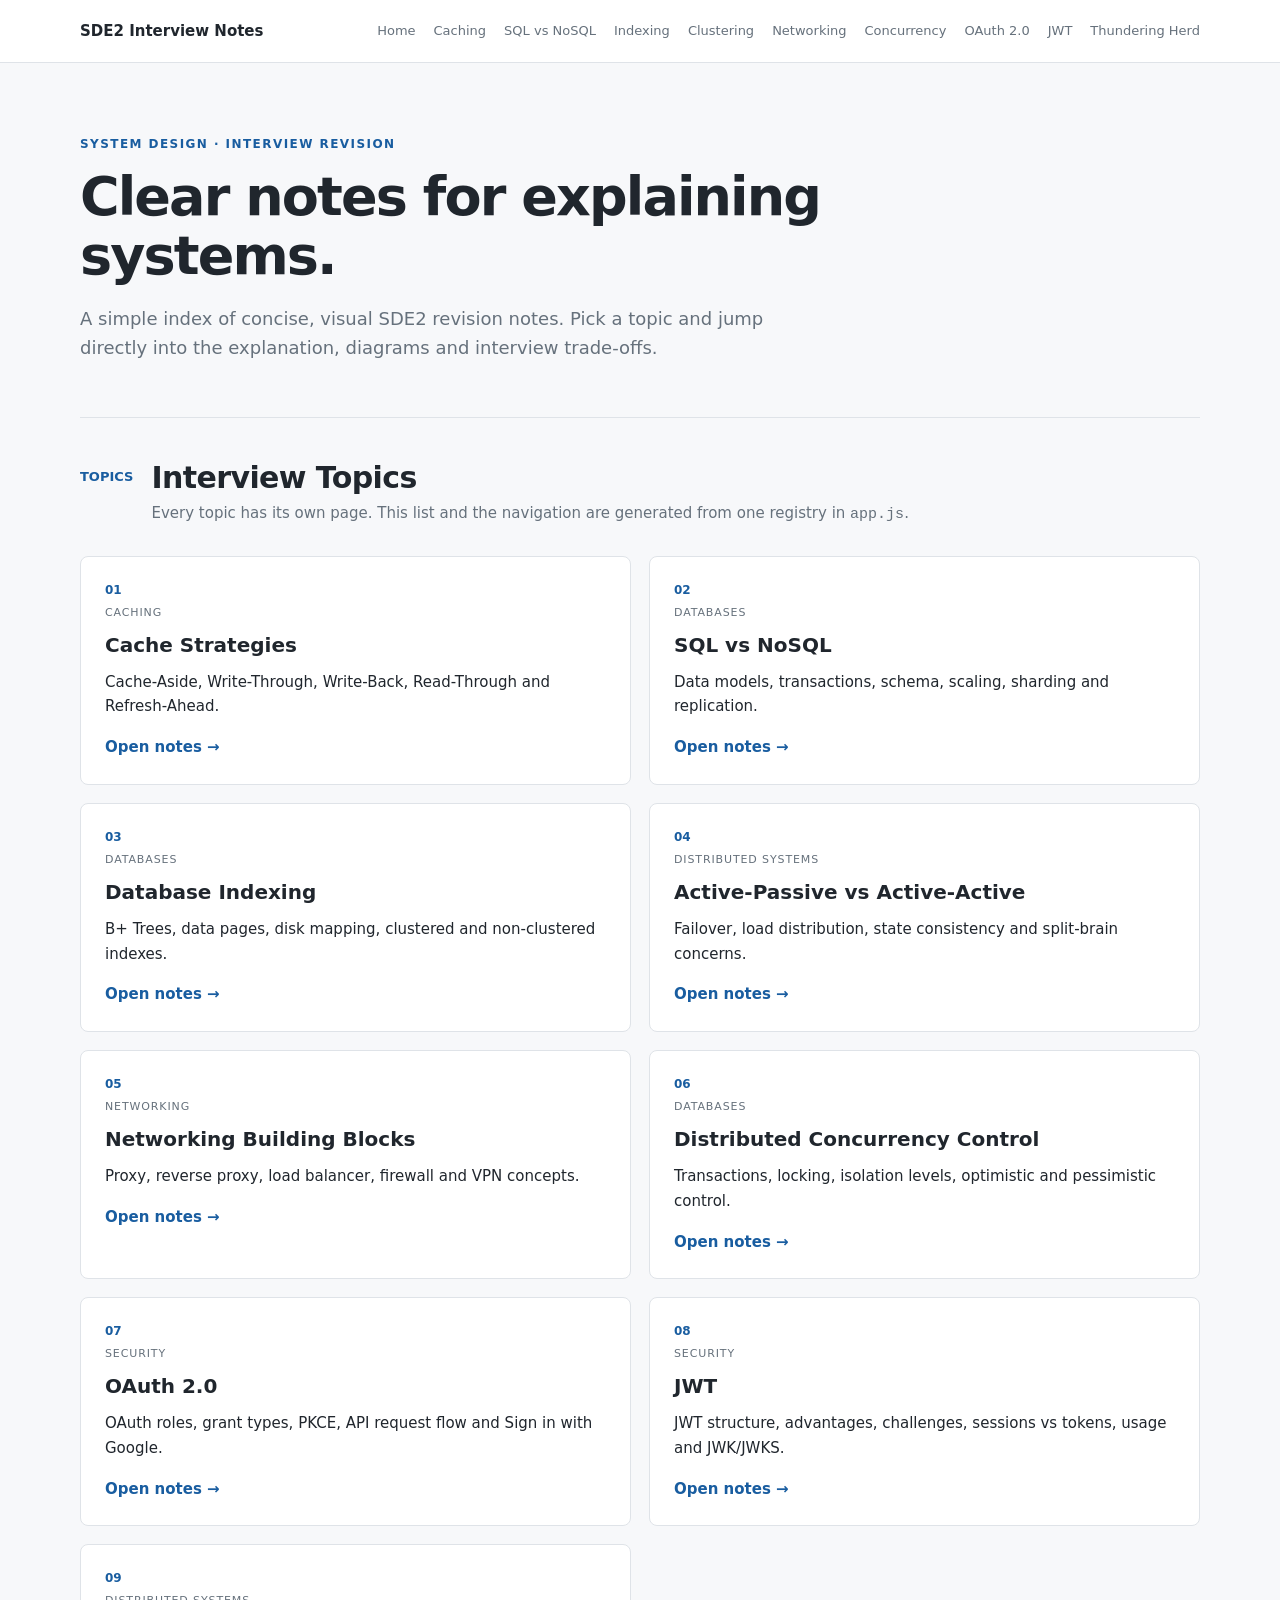
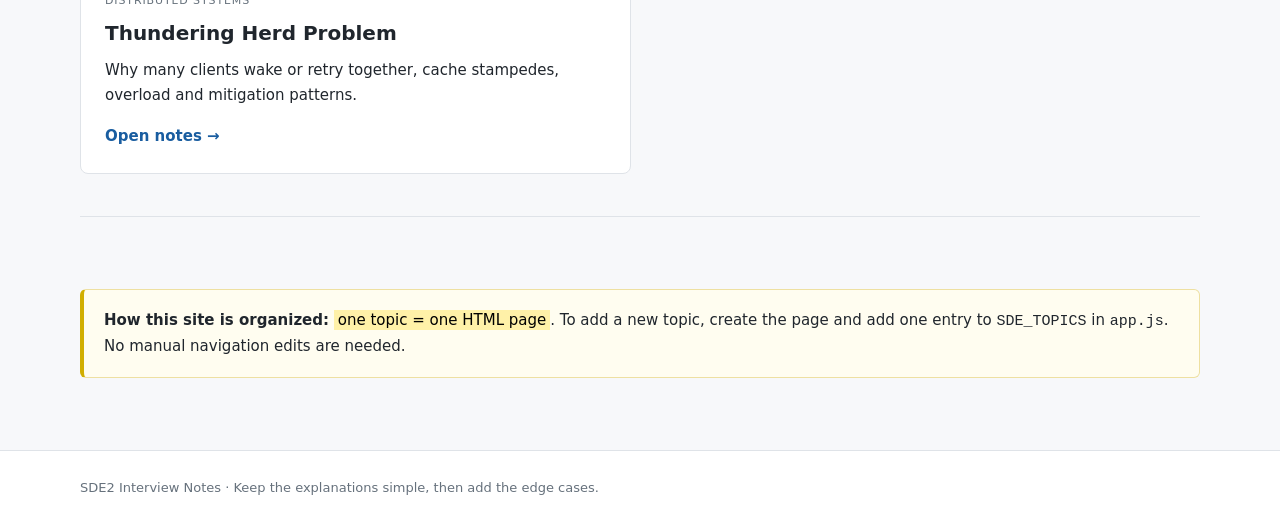
<file: index.html>
<!doctype html>
<html lang="en">
<head>
<meta charset="utf-8"><meta name="viewport" content="width=device-width,initial-scale=1">
<meta name="description" content="SDE2 interview notes for system design, databases, caching, distributed systems and networking.">
<title>SDE2 Interview Notes</title>
<link rel="stylesheet" href="styles.css">
</head>
<body>
<header class="topbar"><div class="container nav"><a class="brand" href="index.html">SDE2 Interview Notes</a><nav></nav></div></header>
<main class="container">
<section class="intro">
<p class="kicker">SYSTEM DESIGN · INTERVIEW REVISION</p>
<h1>Clear notes for explaining systems.</h1>
<p>A simple index of concise, visual SDE2 revision notes. Pick a topic and jump directly into the explanation, diagrams and interview trade-offs.</p>
</section>
<section class="topic-index section">
<div class="section-head"><span class="num">TOPICS</span><div><h2>Interview Topics</h2><p>Every topic has its own page. This list and the navigation are generated from one registry in <code>app.js</code>.</p></div></div>
<div id="topic-list" class="topic-cards grid two"></div>
</section>
<section class="section">
<div class="callout interview"><strong>How this site is organized:</strong> <mark>one topic = one HTML page</mark>. To add a new topic, create the page and add one entry to <code>SDE_TOPICS</code> in <code>app.js</code>. No manual navigation edits are needed.</div>
</section>
</main>
<footer><div class="container">SDE2 Interview Notes · Keep the explanations simple, then add the edge cases.</div></footer>
<script src="app.js"></script>
</body>
</html>
</file>
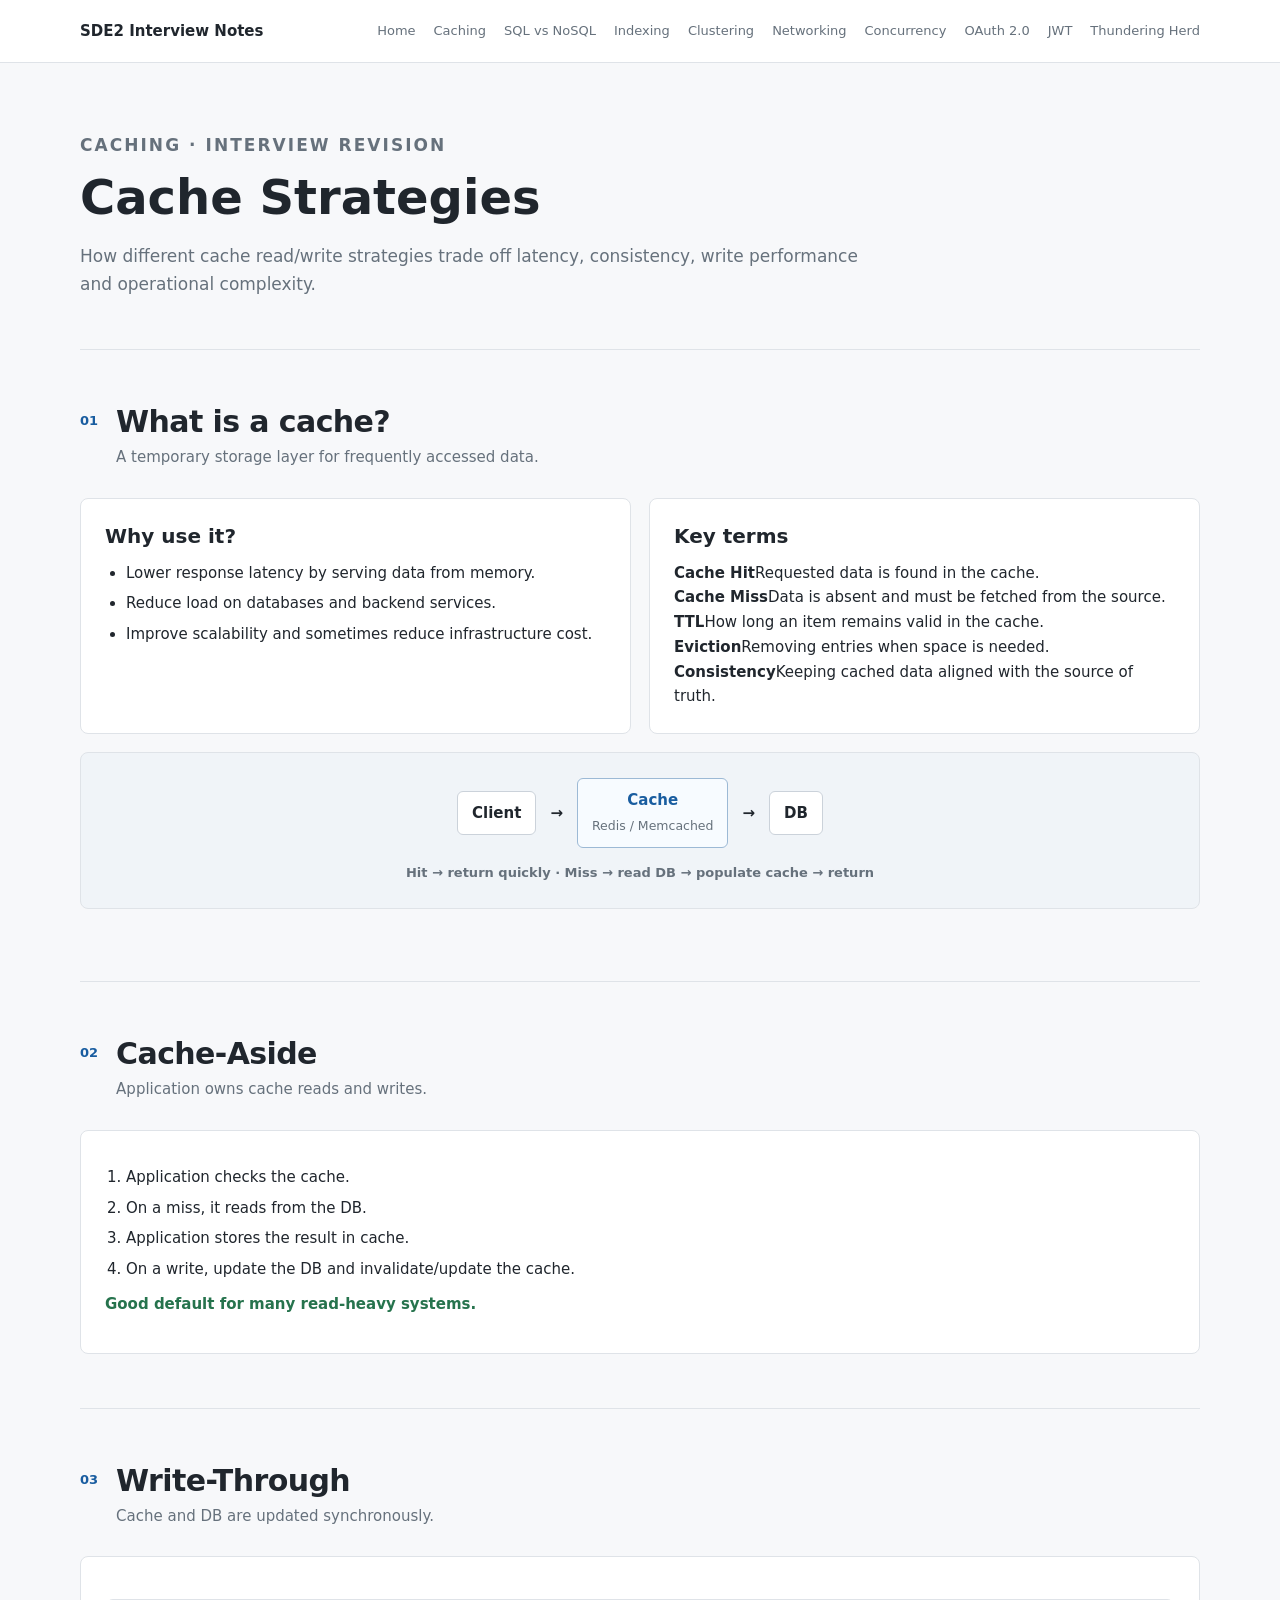
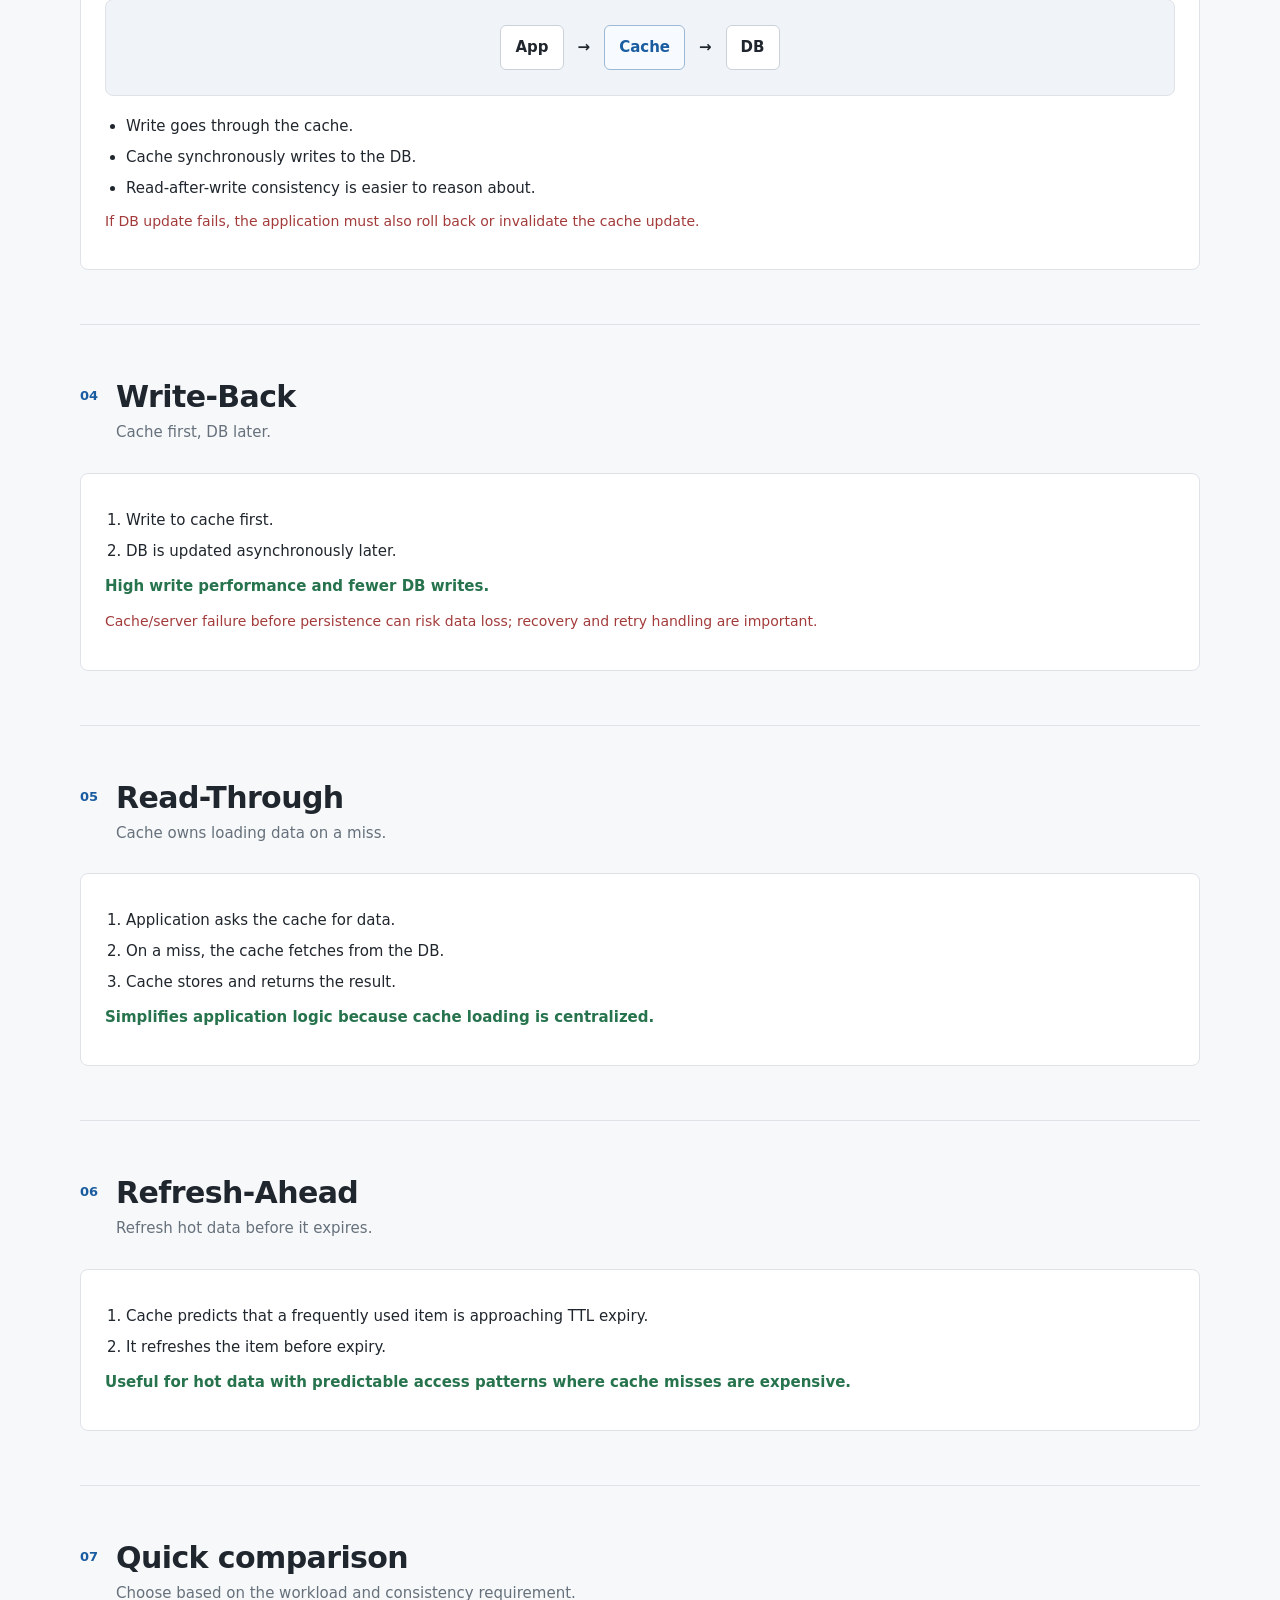
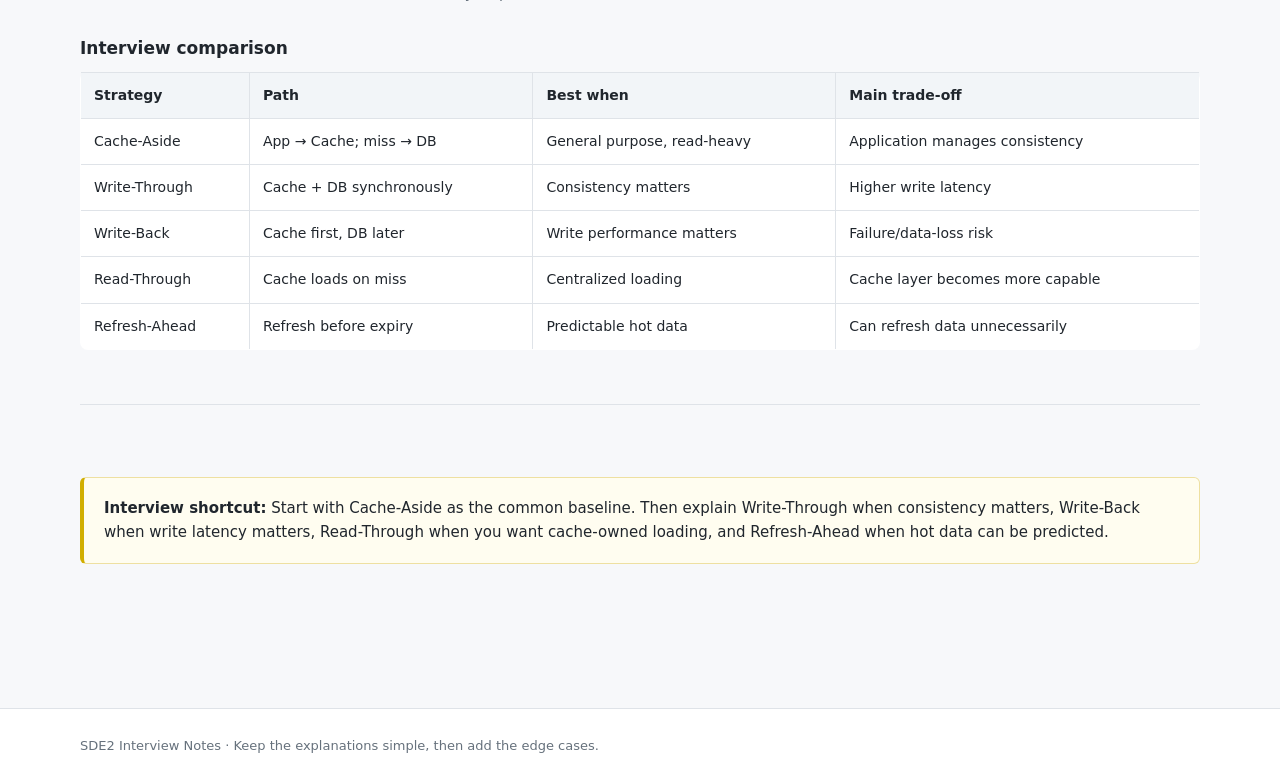
<file: cache-strategies.html>
<!doctype html>
<html lang="en">
<head>
<meta charset="utf-8"><meta name="viewport" content="width=device-width,initial-scale=1">
<meta name="description" content="SDE2 interview notes on cache strategies including Cache-Aside, Write-Through, Write-Back, Read-Through and Refresh-Ahead.">
<title>Cache Strategies · SDE2 Interview Notes</title>
<link rel="stylesheet" href="styles.css">
</head>
<body>
<header class="topbar"><div class="container nav"><a class="brand" href="index.html">SDE2 Interview Notes</a><nav></nav></div></header>
<main class="container topic-page">
<section class="topic-head"><p class="kicker">CACHING · INTERVIEW REVISION</p><h1>Cache Strategies</h1><p>How different cache read/write strategies trade off latency, consistency, write performance and operational complexity.</p></section>
<section class="section"><div class="section-head"><span class="num">01</span><div><h2>What is a cache?</h2><p>A temporary storage layer for frequently accessed data.</p></div></div><div class="grid two"><article class="card"><h3>Why use it?</h3><ul><li>Lower response latency by serving data from memory.</li><li>Reduce load on databases and backend services.</li><li>Improve scalability and sometimes reduce infrastructure cost.</li></ul></article><article class="card"><h3>Key terms</h3><dl class="terms"><dt>Cache Hit</dt><dd>Requested data is found in the cache.</dd><dt>Cache Miss</dt><dd>Data is absent and must be fetched from the source.</dd><dt>TTL</dt><dd>How long an item remains valid in the cache.</dd><dt>Eviction</dt><dd>Removing entries when space is needed.</dd><dt>Consistency</dt><dd>Keeping cached data aligned with the source of truth.</dd></dl></article></div><div class="flow"><div>Client</div><span>→</span><div class="accent">Cache<br><small>Redis / Memcached</small></div><span>→</span><div>DB</div><p class="flow-note">Hit → return quickly · Miss → read DB → populate cache → return</p></div></section>
<section class="section"><div class="section-head"><span class="num">02</span><div><h2>Cache-Aside</h2><p>Application owns cache reads and writes.</p></div></div><div class="card"><ol><li>Application checks the cache.</li><li>On a miss, it reads from the DB.</li><li>Application stores the result in cache.</li><li>On a write, update the DB and invalidate/update the cache.</li></ol><p class="good">Good default for many read-heavy systems.</p></div></section>
<section class="section"><div class="section-head"><span class="num">03</span><div><h2>Write-Through</h2><p>Cache and DB are updated synchronously.</p></div></div><div class="card"><div class="flow"><div>App</div><span>→</span><div class="accent">Cache</div><span>→</span><div>DB</div></div><ul><li>Write goes through the cache.</li><li>Cache synchronously writes to the DB.</li><li>Read-after-write consistency is easier to reason about.</li></ul><p class="warning">If DB update fails, the application must also roll back or invalidate the cache update.</p></div></section>
<section class="section"><div class="section-head"><span class="num">04</span><div><h2>Write-Back</h2><p>Cache first, DB later.</p></div></div><div class="card"><ol><li>Write to cache first.</li><li>DB is updated asynchronously later.</li></ol><p class="good">High write performance and fewer DB writes.</p><p class="warning">Cache/server failure before persistence can risk data loss; recovery and retry handling are important.</p></div></section>
<section class="section"><div class="section-head"><span class="num">05</span><div><h2>Read-Through</h2><p>Cache owns loading data on a miss.</p></div></div><div class="card"><ol><li>Application asks the cache for data.</li><li>On a miss, the cache fetches from the DB.</li><li>Cache stores and returns the result.</li></ol><p class="good">Simplifies application logic because cache loading is centralized.</p></div></section>
<section class="section"><div class="section-head"><span class="num">06</span><div><h2>Refresh-Ahead</h2><p>Refresh hot data before it expires.</p></div></div><div class="card"><ol><li>Cache predicts that a frequently used item is approaching TTL expiry.</li><li>It refreshes the item before expiry.</li></ol><p class="good">Useful for hot data with predictable access patterns where cache misses are expensive.</p></div></section>
<section class="section"><div class="section-head"><span class="num">07</span><div><h2>Quick comparison</h2><p>Choose based on the workload and consistency requirement.</p></div></div><table><caption>Interview comparison</caption><thead><tr><th>Strategy</th><th>Path</th><th>Best when</th><th>Main trade-off</th></tr></thead><tbody><tr><td>Cache-Aside</td><td>App → Cache; miss → DB</td><td>General purpose, read-heavy</td><td>Application manages consistency</td></tr><tr><td>Write-Through</td><td>Cache + DB synchronously</td><td>Consistency matters</td><td>Higher write latency</td></tr><tr><td>Write-Back</td><td>Cache first, DB later</td><td>Write performance matters</td><td>Failure/data-loss risk</td></tr><tr><td>Read-Through</td><td>Cache loads on miss</td><td>Centralized loading</td><td>Cache layer becomes more capable</td></tr><tr><td>Refresh-Ahead</td><td>Refresh before expiry</td><td>Predictable hot data</td><td>Can refresh data unnecessarily</td></tr></tbody></table></section>
<section class="section"><div class="callout interview"><strong>Interview shortcut:</strong> Start with Cache-Aside as the common baseline. Then explain Write-Through when consistency matters, Write-Back when write latency matters, Read-Through when you want cache-owned loading, and Refresh-Ahead when hot data can be predicted.</div></section>
</main>
<footer><div class="container">SDE2 Interview Notes · Keep the explanations simple, then add the edge cases.</div></footer>
<script src="app.js"></script>
</body>
</html>
</file>
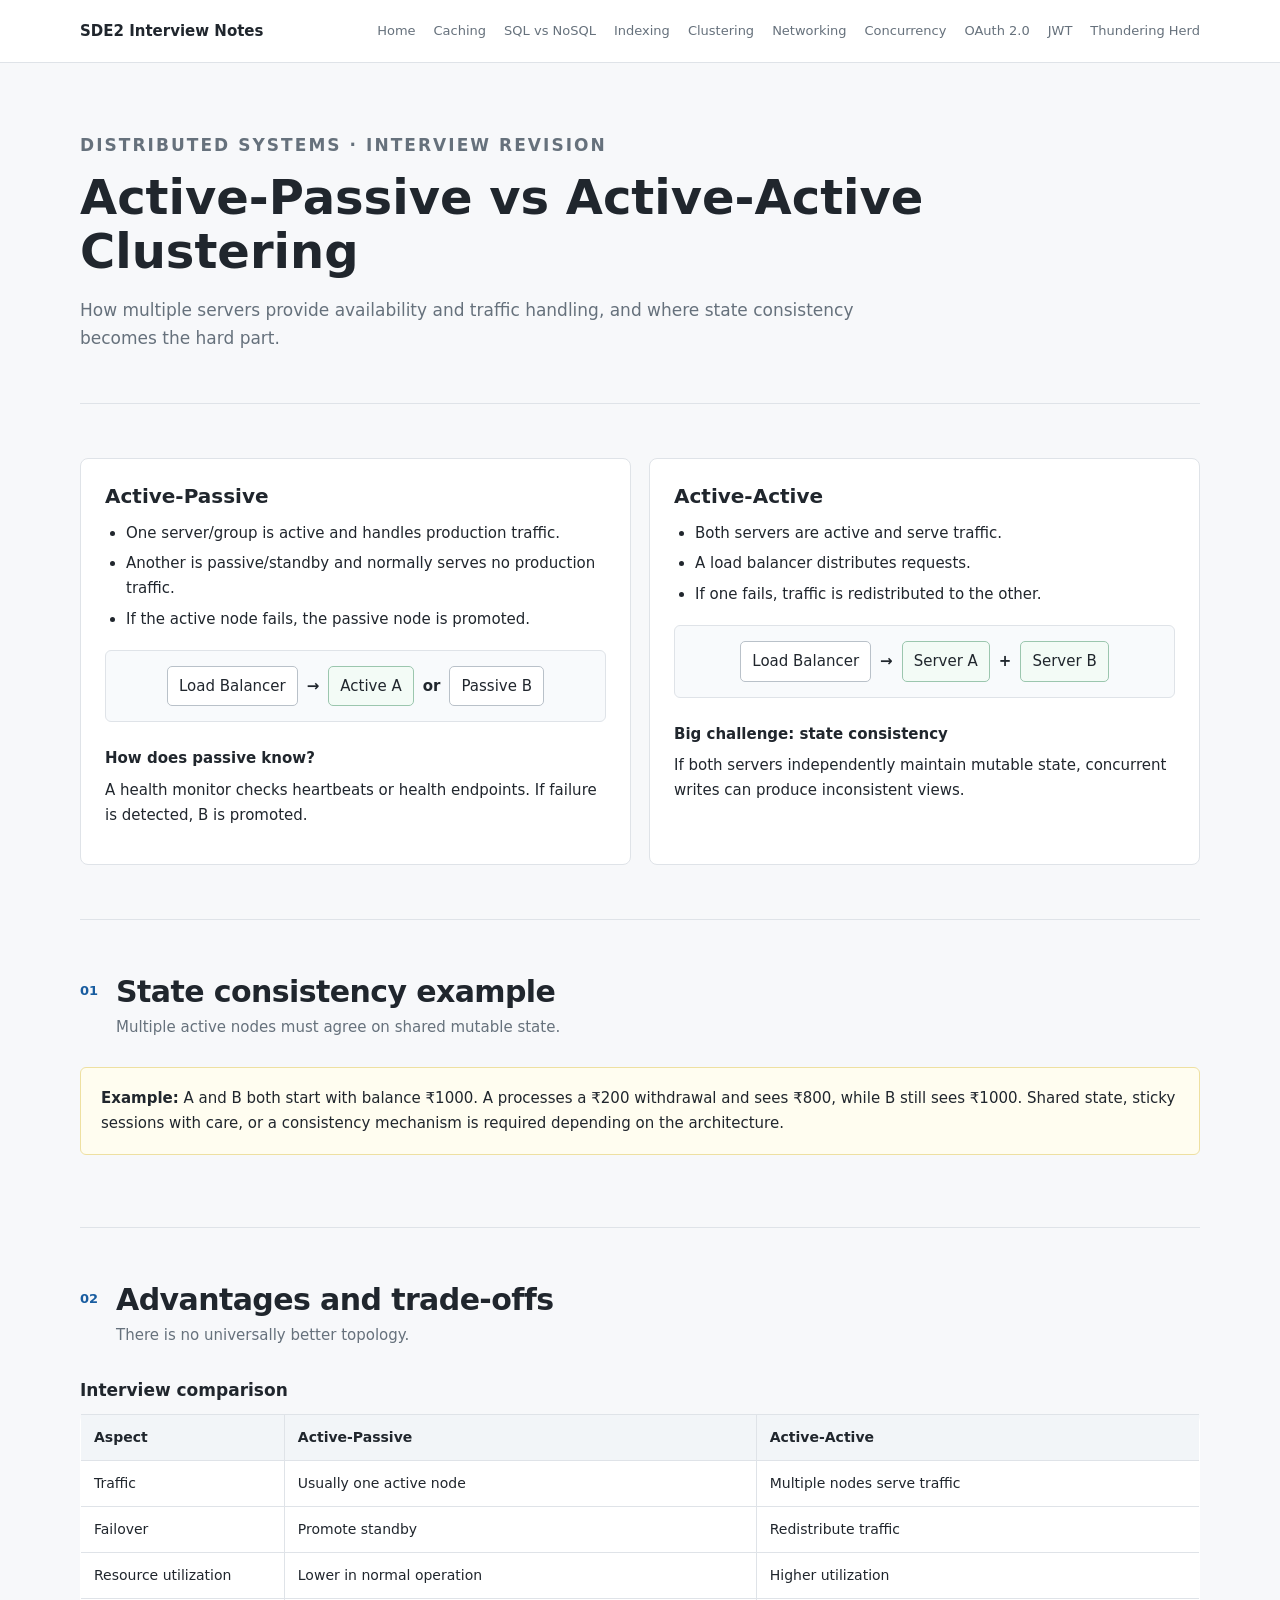
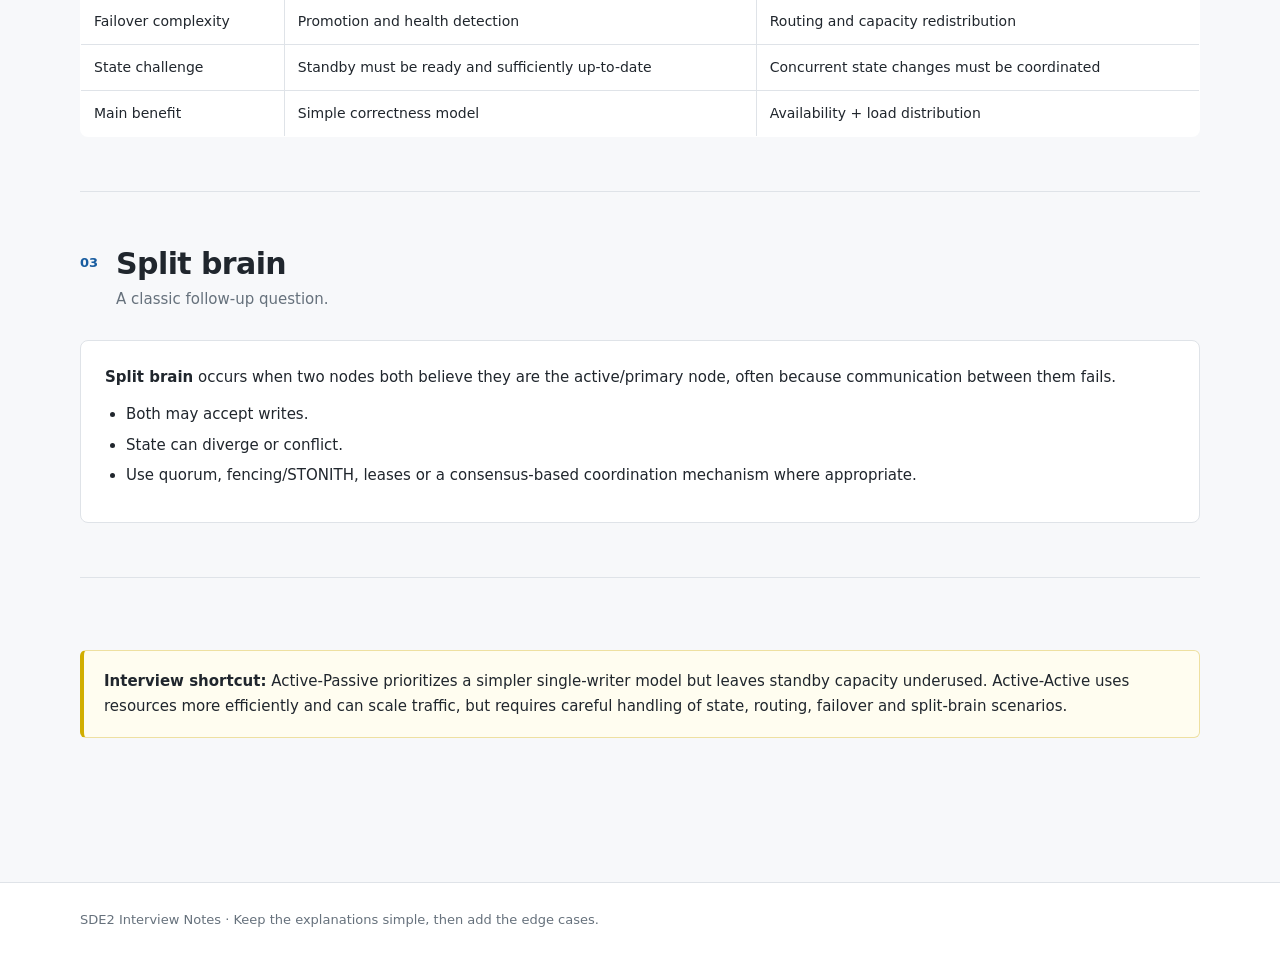
<file: clustering.html>
<!doctype html>
<html lang="en">
<head><meta charset="utf-8"><meta name="viewport" content="width=device-width,initial-scale=1"><meta name="description" content="SDE2 interview notes comparing active-passive and active-active clustering."><title>Active-Passive vs Active-Active · SDE2 Interview Notes</title><link rel="stylesheet" href="styles.css"></head>
<body>
<header class="topbar"><div class="container nav"><a class="brand" href="index.html">SDE2 Interview Notes</a><nav></nav></div></header>
<main class="container topic-page">
<section class="topic-head"><p class="kicker">DISTRIBUTED SYSTEMS · INTERVIEW REVISION</p><h1>Active-Passive vs Active-Active Clustering</h1><p>How multiple servers provide availability and traffic handling, and where state consistency becomes the hard part.</p></section>
<section class="section"><div class="grid two"><article class="card"><h3>Active-Passive</h3><ul><li>One server/group is active and handles production traffic.</li><li>Another is passive/standby and normally serves no production traffic.</li><li>If the active node fails, the passive node is promoted.</li></ul><div class="mini-flow"><span>Load Balancer</span><b>→</b><span class="active">Active A</span><b>or</b><span>Passive B</span></div><h4>How does passive know?</h4><p>A health monitor checks heartbeats or health endpoints. If failure is detected, B is promoted.</p></article><article class="card"><h3>Active-Active</h3><ul><li>Both servers are active and serve traffic.</li><li>A load balancer distributes requests.</li><li>If one fails, traffic is redistributed to the other.</li></ul><div class="mini-flow"><span>Load Balancer</span><b>→</b><span class="active">Server A</span><b>+</b><span class="active">Server B</span></div><h4>Big challenge: state consistency</h4><p>If both servers independently maintain mutable state, concurrent writes can produce inconsistent views.</p></article></div></section>
<section class="section"><div class="section-head"><span class="num">01</span><div><h2>State consistency example</h2><p>Multiple active nodes must agree on shared mutable state.</p></div></div><div class="example"><strong>Example:</strong> A and B both start with balance ₹1000. A processes a ₹200 withdrawal and sees ₹800, while B still sees ₹1000. Shared state, sticky sessions with care, or a consistency mechanism is required depending on the architecture.</div></section>
<section class="section"><div class="section-head"><span class="num">02</span><div><h2>Advantages and trade-offs</h2><p>There is no universally better topology.</p></div></div><table><caption>Interview comparison</caption><thead><tr><th>Aspect</th><th>Active-Passive</th><th>Active-Active</th></tr></thead><tbody><tr><td>Traffic</td><td>Usually one active node</td><td>Multiple nodes serve traffic</td></tr><tr><td>Failover</td><td>Promote standby</td><td>Redistribute traffic</td></tr><tr><td>Resource utilization</td><td>Lower in normal operation</td><td>Higher utilization</td></tr><tr><td>Failover complexity</td><td>Promotion and health detection</td><td>Routing and capacity redistribution</td></tr><tr><td>State challenge</td><td>Standby must be ready and sufficiently up-to-date</td><td>Concurrent state changes must be coordinated</td></tr><tr><td>Main benefit</td><td>Simple correctness model</td><td>Availability + load distribution</td></tr></tbody></table></section>
<section class="section"><div class="section-head"><span class="num">03</span><div><h2>Split brain</h2><p>A classic follow-up question.</p></div></div><div class="card"><p><b>Split brain</b> occurs when two nodes both believe they are the active/primary node, often because communication between them fails.</p><ul><li>Both may accept writes.</li><li>State can diverge or conflict.</li><li>Use quorum, fencing/STONITH, leases or a consensus-based coordination mechanism where appropriate.</li></ul></div></section>
<section class="section"><div class="callout interview"><strong>Interview shortcut:</strong> Active-Passive prioritizes a simpler single-writer model but leaves standby capacity underused. Active-Active uses resources more efficiently and can scale traffic, but requires careful handling of state, routing, failover and split-brain scenarios.</div></section>
</main>
<footer><div class="container">SDE2 Interview Notes · Keep the explanations simple, then add the edge cases.</div></footer>
<script src="app.js"></script>
</body>
</html>
</file>
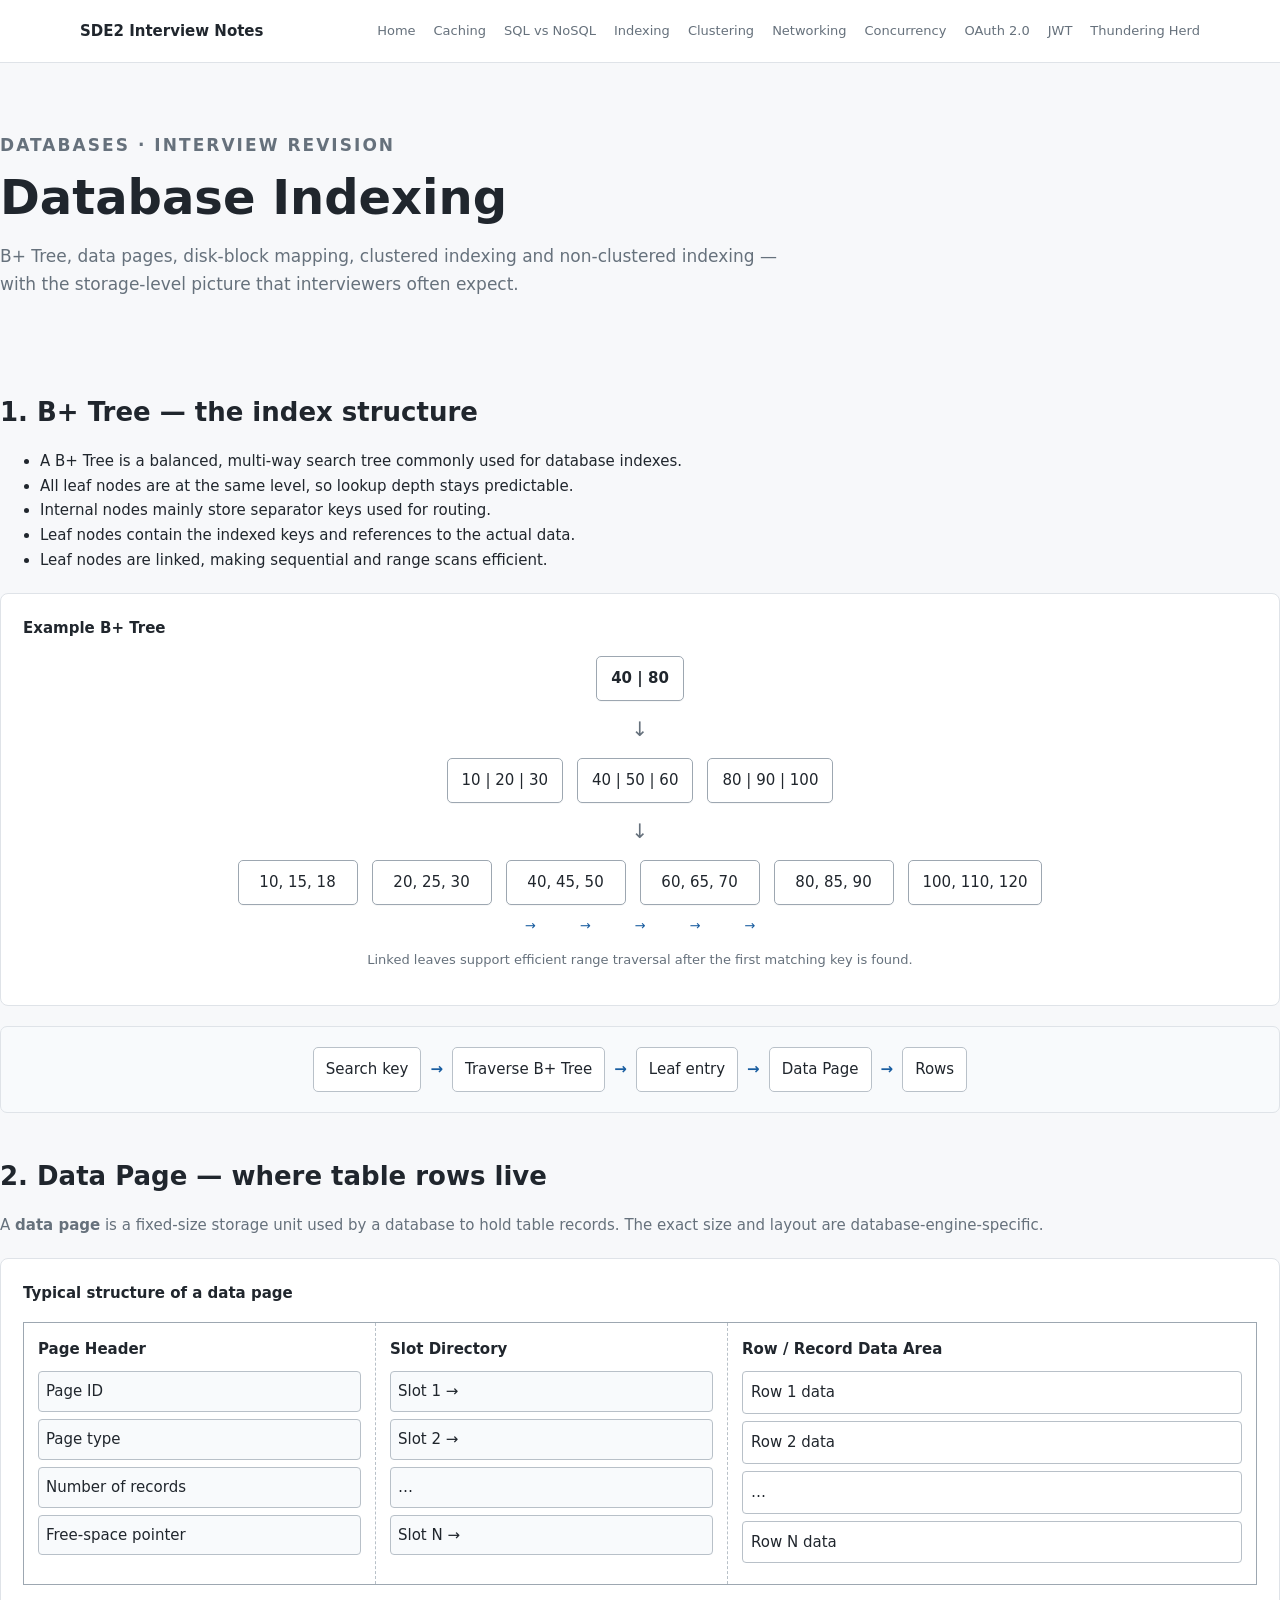
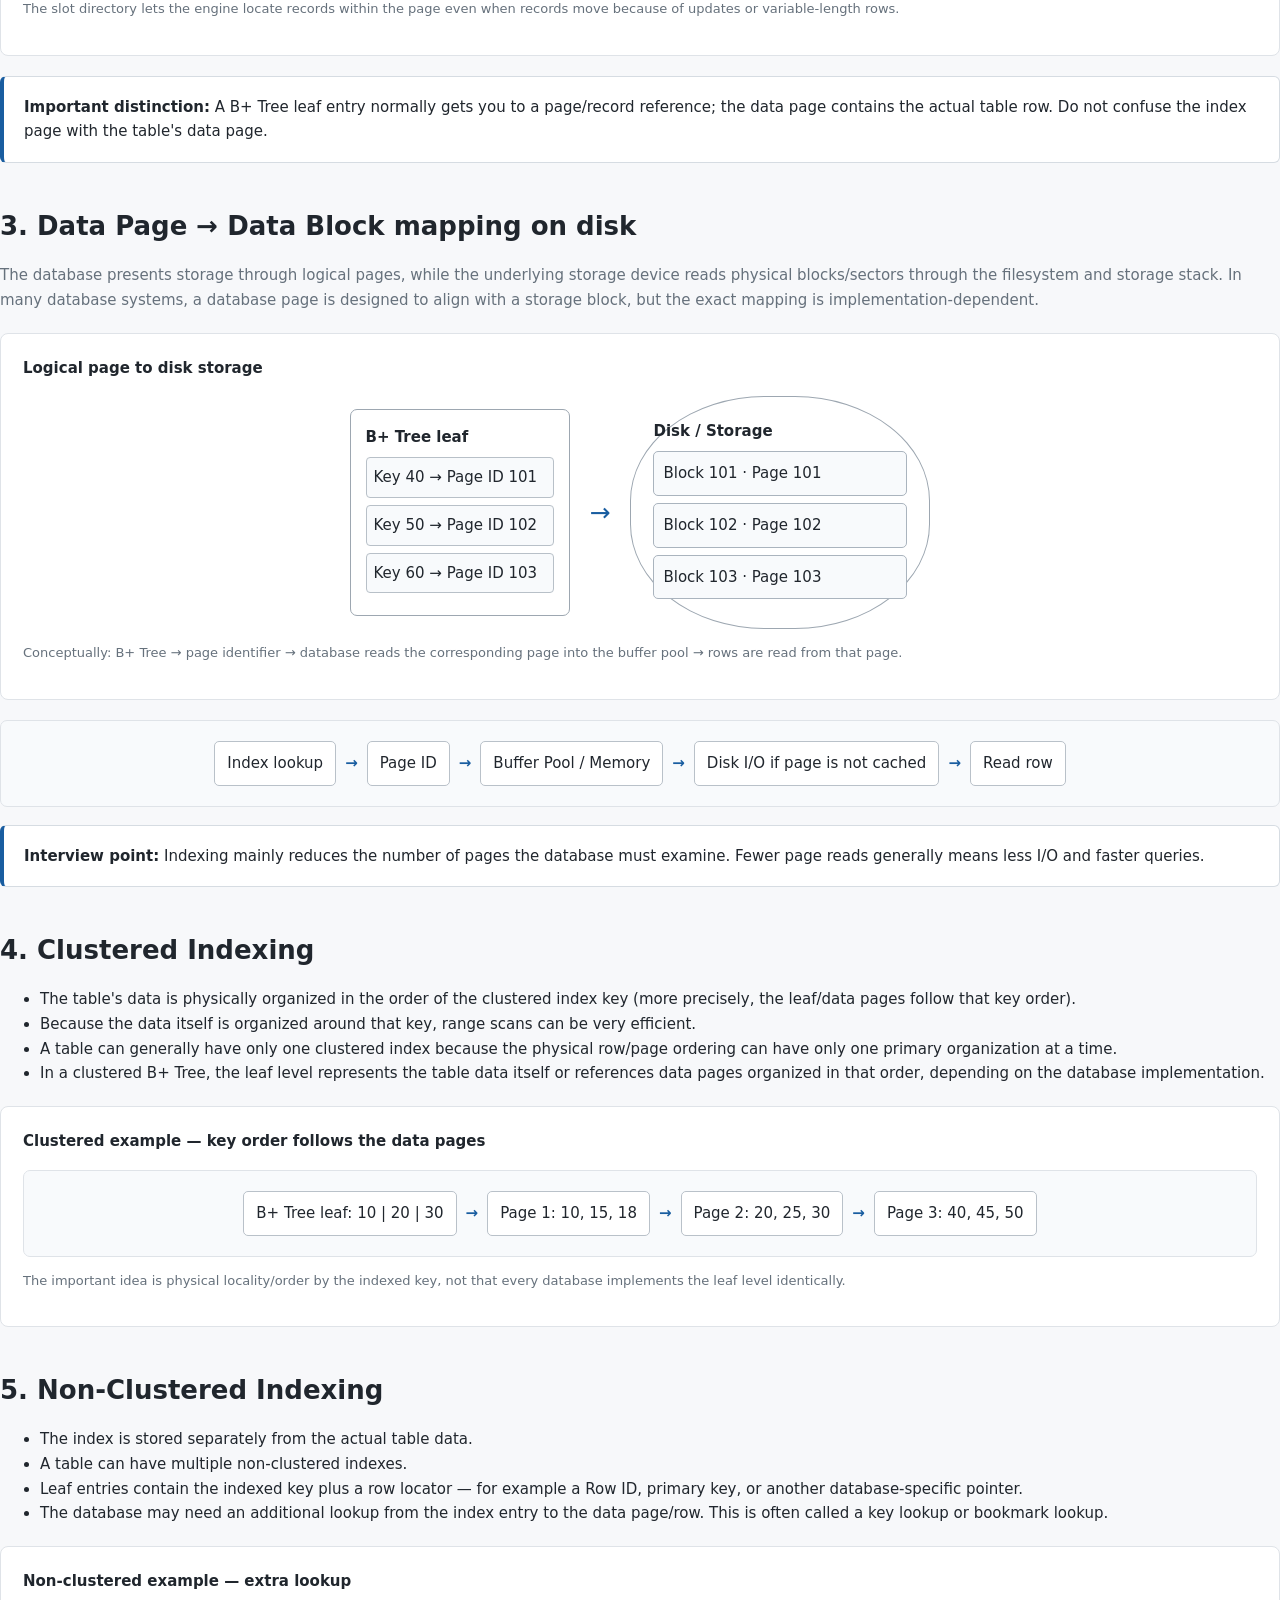
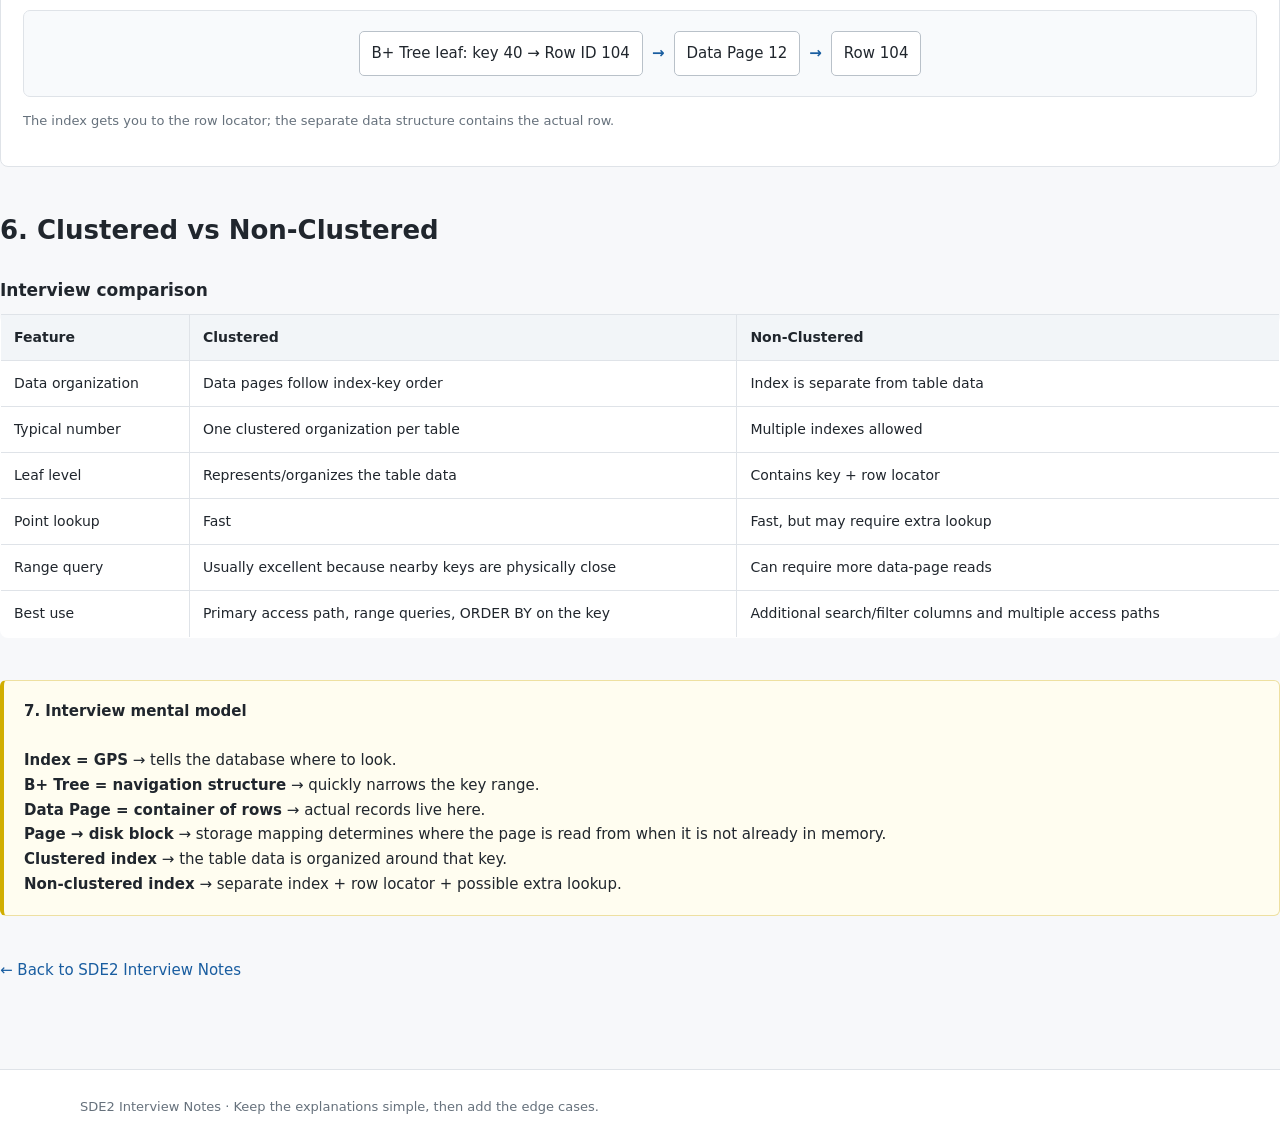
<file: database-indexing.html>
<!doctype html>
<html lang="en">
<head>
<meta charset="utf-8">
<meta name="viewport" content="width=device-width,initial-scale=1">
<meta name="description" content="SDE2 interview notes on database indexing, B+ trees, data pages, disk blocks, clustered and non-clustered indexes.">
<title>Database Indexing · SDE2 Interview Notes</title>
<link rel="stylesheet" href="styles.css">
<style>
.tree{min-width:620px;text-align:center}.tree-row{display:flex;justify-content:center;gap:14px;margin:12px 0}.node{border:1px solid #9da7b1;border-radius:5px;background:#fff;padding:9px 14px;box-shadow:0 1px 0 rgba(0,0,0,.03)}.node.root{font-weight:750}.tree-arrow{text-align:center;color:var(--muted);font-size:20px}.leaf-row .node{min-width:120px}.linked{display:flex;justify-content:center;gap:0;color:var(--blue);font-size:13px;margin-top:-2px}.linked span{padding:0 22px}.page-diagram{display:grid;grid-template-columns:1fr 1fr 1.5fr;border:1px solid #9da7b1;min-width:700px}.page-part{padding:14px;border-right:1px dashed #b8c0c8;min-height:170px}.page-part:last-child{border-right:0}.page-part h4{margin:0 0 10px}.slot{border:1px solid #b8c0c8;border-radius:4px;padding:7px;margin:7px 0;background:#f8fafc}.row{border:1px solid #b8c0c8;border-radius:4px;padding:8px;margin:7px 0;background:#fff}.disk-map{display:flex;align-items:center;justify-content:center;gap:20px;min-width:720px}.index-box,.disk{border:1px solid #9da7b1;border-radius:7px;background:#fff;padding:15px}.index-box{min-width:220px}.disk{width:300px;border-radius:45%;padding:22px}.block{border:1px solid #aab4be;border-radius:5px;padding:9px;margin:7px 0;background:#f8fafc}.arrow-line{font-size:25px;color:var(--blue)}.flow-line{display:flex;align-items:center;justify-content:center;gap:9px;flex-wrap:wrap;background:#f8fafc;border:1px solid var(--border);border-radius:7px;padding:20px}.flow-line span{background:#fff;border:1px solid #b9c1c9;border-radius:5px;padding:9px 12px}.flow-line b{color:var(--blue)}.compare{overflow-x:auto}.note{font-size:13px;color:var(--muted)}@media(max-width:760px){.page-diagram,.disk-map,.tree{min-width:0}.page-diagram{grid-template-columns:1fr}.page-part{border-right:0;border-bottom:1px dashed #b8c0c8}.page-part:last-child{border-bottom:0}.disk-map{flex-direction:column}.disk{width:100%;border-radius:12px}.figure{padding:16px}}
</style>
</head>
<body>
<header class="topbar"><div class="container nav"><a class="brand" href="index.html">SDE2 Interview Notes</a><nav></nav></div></header>
<main class="topic-page">
<section class="topic-head"><p class="kicker">DATABASES · INTERVIEW REVISION</p><h1>Database Indexing</h1><p>B+ Tree, data pages, disk-block mapping, clustered indexing and non-clustered indexing — with the storage-level picture that interviewers often expect.</p></section>
<section class="topic-section" id="bplus"><h2>1. B+ Tree — the index structure</h2><ul><li>A B+ Tree is a balanced, multi-way search tree commonly used for database indexes.</li><li>All leaf nodes are at the same level, so lookup depth stays predictable.</li><li>Internal nodes mainly store separator keys used for routing.</li><li>Leaf nodes contain the indexed keys and references to the actual data.</li><li>Leaf nodes are linked, making sequential and range scans efficient.</li></ul><div class="figure"><div class="figure-title">Example B+ Tree</div><div class="tree"><div class="tree-row"><div class="node root">40 | 80</div></div><div class="tree-arrow">↓</div><div class="tree-row"><div class="node">10 | 20 | 30</div><div class="node">40 | 50 | 60</div><div class="node">80 | 90 | 100</div></div><div class="tree-arrow">↓</div><div class="tree-row leaf-row"><div class="node">10, 15, 18</div><div class="node">20, 25, 30</div><div class="node">40, 45, 50</div><div class="node">60, 65, 70</div><div class="node">80, 85, 90</div><div class="node">100, 110, 120</div></div><div class="linked"><span>→</span><span>→</span><span>→</span><span>→</span><span>→</span></div><p class="note">Linked leaves support efficient range traversal after the first matching key is found.</p></div></div><div class="flow-line"><span>Search key</span><b>→</b><span>Traverse B+ Tree</span><b>→</b><span>Leaf entry</span><b>→</b><span>Data Page</span><b>→</b><span>Rows</span></div></section>
<section class="topic-section" id="page"><h2>2. Data Page — where table rows live</h2><p>A <b>data page</b> is a fixed-size storage unit used by a database to hold table records. The exact size and layout are database-engine-specific.</p><div class="figure"><div class="figure-title">Typical structure of a data page</div><div class="page-diagram"><div class="page-part"><h4>Page Header</h4><div class="slot">Page ID</div><div class="slot">Page type</div><div class="slot">Number of records</div><div class="slot">Free-space pointer</div></div><div class="page-part"><h4>Slot Directory</h4><div class="slot">Slot 1 →</div><div class="slot">Slot 2 →</div><div class="slot">…</div><div class="slot">Slot N →</div></div><div class="page-part"><h4>Row / Record Data Area</h4><div class="row">Row 1 data</div><div class="row">Row 2 data</div><div class="row">…</div><div class="row">Row N data</div></div></div><p class="note">The slot directory lets the engine locate records within the page even when records move because of updates or variable-length rows.</p></div><div class="callout"><strong>Important distinction:</strong> A B+ Tree leaf entry normally gets you to a page/record reference; the data page contains the actual table row. Do not confuse the index page with the table's data page.</div></section>
<section class="topic-section" id="disk"><h2>3. Data Page → Data Block mapping on disk</h2><p>The database presents storage through logical pages, while the underlying storage device reads physical blocks/sectors through the filesystem and storage stack. In many database systems, a database page is designed to align with a storage block, but the exact mapping is implementation-dependent.</p><div class="figure"><div class="figure-title">Logical page to disk storage</div><div class="disk-map"><div class="index-box"><b>B+ Tree leaf</b><div class="slot">Key 40 → Page ID 101</div><div class="slot">Key 50 → Page ID 102</div><div class="slot">Key 60 → Page ID 103</div></div><div class="arrow-line">→</div><div class="disk"><b>Disk / Storage</b><div class="block">Block 101 · Page 101</div><div class="block">Block 102 · Page 102</div><div class="block">Block 103 · Page 103</div></div></div><p class="note">Conceptually: B+ Tree → page identifier → database reads the corresponding page into the buffer pool → rows are read from that page.</p></div><div class="flow-line"><span>Index lookup</span><b>→</b><span>Page ID</span><b>→</b><span>Buffer Pool / Memory</span><b>→</b><span>Disk I/O if page is not cached</span><b>→</b><span>Read row</span></div><div class="callout"><strong>Interview point:</strong> Indexing mainly reduces the number of pages the database must examine. Fewer page reads generally means less I/O and faster queries.</div></section>
<section class="topic-section" id="clustered"><h2>4. Clustered Indexing</h2><ul><li>The table's data is physically organized in the order of the clustered index key (more precisely, the leaf/data pages follow that key order).</li><li>Because the data itself is organized around that key, range scans can be very efficient.</li><li>A table can generally have only one clustered index because the physical row/page ordering can have only one primary organization at a time.</li><li>In a clustered B+ Tree, the leaf level represents the table data itself or references data pages organized in that order, depending on the database implementation.</li></ul><div class="figure"><div class="figure-title">Clustered example — key order follows the data pages</div><div class="flow-line"><span>B+ Tree leaf: 10 | 20 | 30</span><b>→</b><span>Page 1: 10, 15, 18</span><b>→</b><span>Page 2: 20, 25, 30</span><b>→</b><span>Page 3: 40, 45, 50</span></div><p class="note">The important idea is physical locality/order by the indexed key, not that every database implements the leaf level identically.</p></div></section>
<section class="topic-section" id="nonclustered"><h2>5. Non-Clustered Indexing</h2><ul><li>The index is stored separately from the actual table data.</li><li>A table can have multiple non-clustered indexes.</li><li>Leaf entries contain the indexed key plus a row locator — for example a Row ID, primary key, or another database-specific pointer.</li><li>The database may need an additional lookup from the index entry to the data page/row. This is often called a key lookup or bookmark lookup.</li></ul><div class="figure"><div class="figure-title">Non-clustered example — extra lookup</div><div class="flow-line"><span>B+ Tree leaf: key 40 → Row ID 104</span><b>→</b><span>Data Page 12</span><b>→</b><span>Row 104</span></div><p class="note">The index gets you to the row locator; the separate data structure contains the actual row.</p></div></section>
<section class="topic-section" id="compare"><h2>6. Clustered vs Non-Clustered</h2><div class="compare"><table><caption>Interview comparison</caption><thead><tr><th>Feature</th><th>Clustered</th><th>Non-Clustered</th></tr></thead><tbody><tr><td>Data organization</td><td>Data pages follow index-key order</td><td>Index is separate from table data</td></tr><tr><td>Typical number</td><td>One clustered organization per table</td><td>Multiple indexes allowed</td></tr><tr><td>Leaf level</td><td>Represents/organizes the table data</td><td>Contains key + row locator</td></tr><tr><td>Point lookup</td><td>Fast</td><td>Fast, but may require extra lookup</td></tr><tr><td>Range query</td><td>Usually excellent because nearby keys are physically close</td><td>Can require more data-page reads</td></tr><tr><td>Best use</td><td>Primary access path, range queries, ORDER BY on the key</td><td>Additional search/filter columns and multiple access paths</td></tr></tbody></table></div></section>
<section class="topic-section"><div class="callout interview"><strong>7. Interview mental model</strong><br><br><b>Index = GPS</b> → tells the database where to look.<br><b>B+ Tree = navigation structure</b> → quickly narrows the key range.<br><b>Data Page = container of rows</b> → actual records live here.<br><b>Page → disk block</b> → storage mapping determines where the page is read from when it is not already in memory.<br><b>Clustered index</b> → the table data is organized around that key.<br><b>Non-clustered index</b> → separate index + row locator + possible extra lookup.</div></section>
<p class="back"><a href="index.html">← Back to SDE2 Interview Notes</a></p>
</main><footer><div class="container">SDE2 Interview Notes · Keep the explanations simple, then add the edge cases.</div></footer>
<script src="app.js"></script>
</body>
</html>
</file>
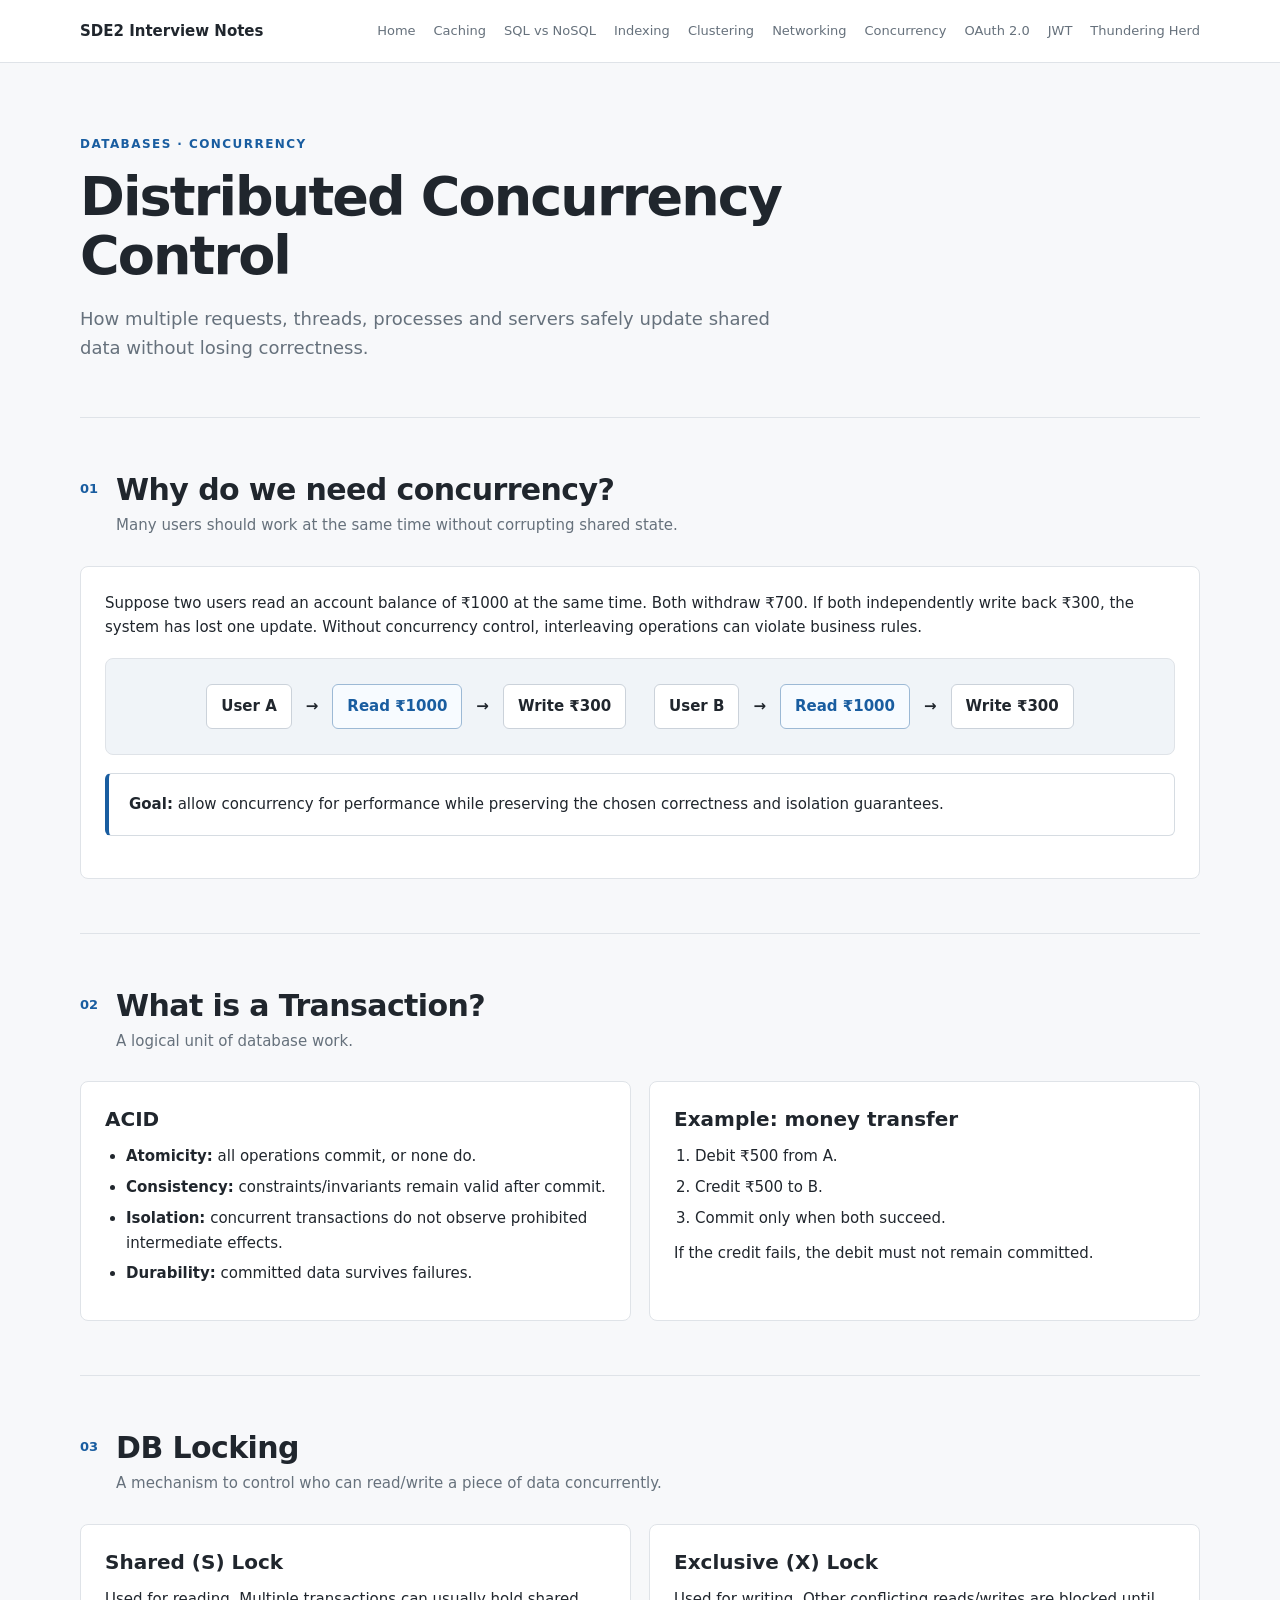
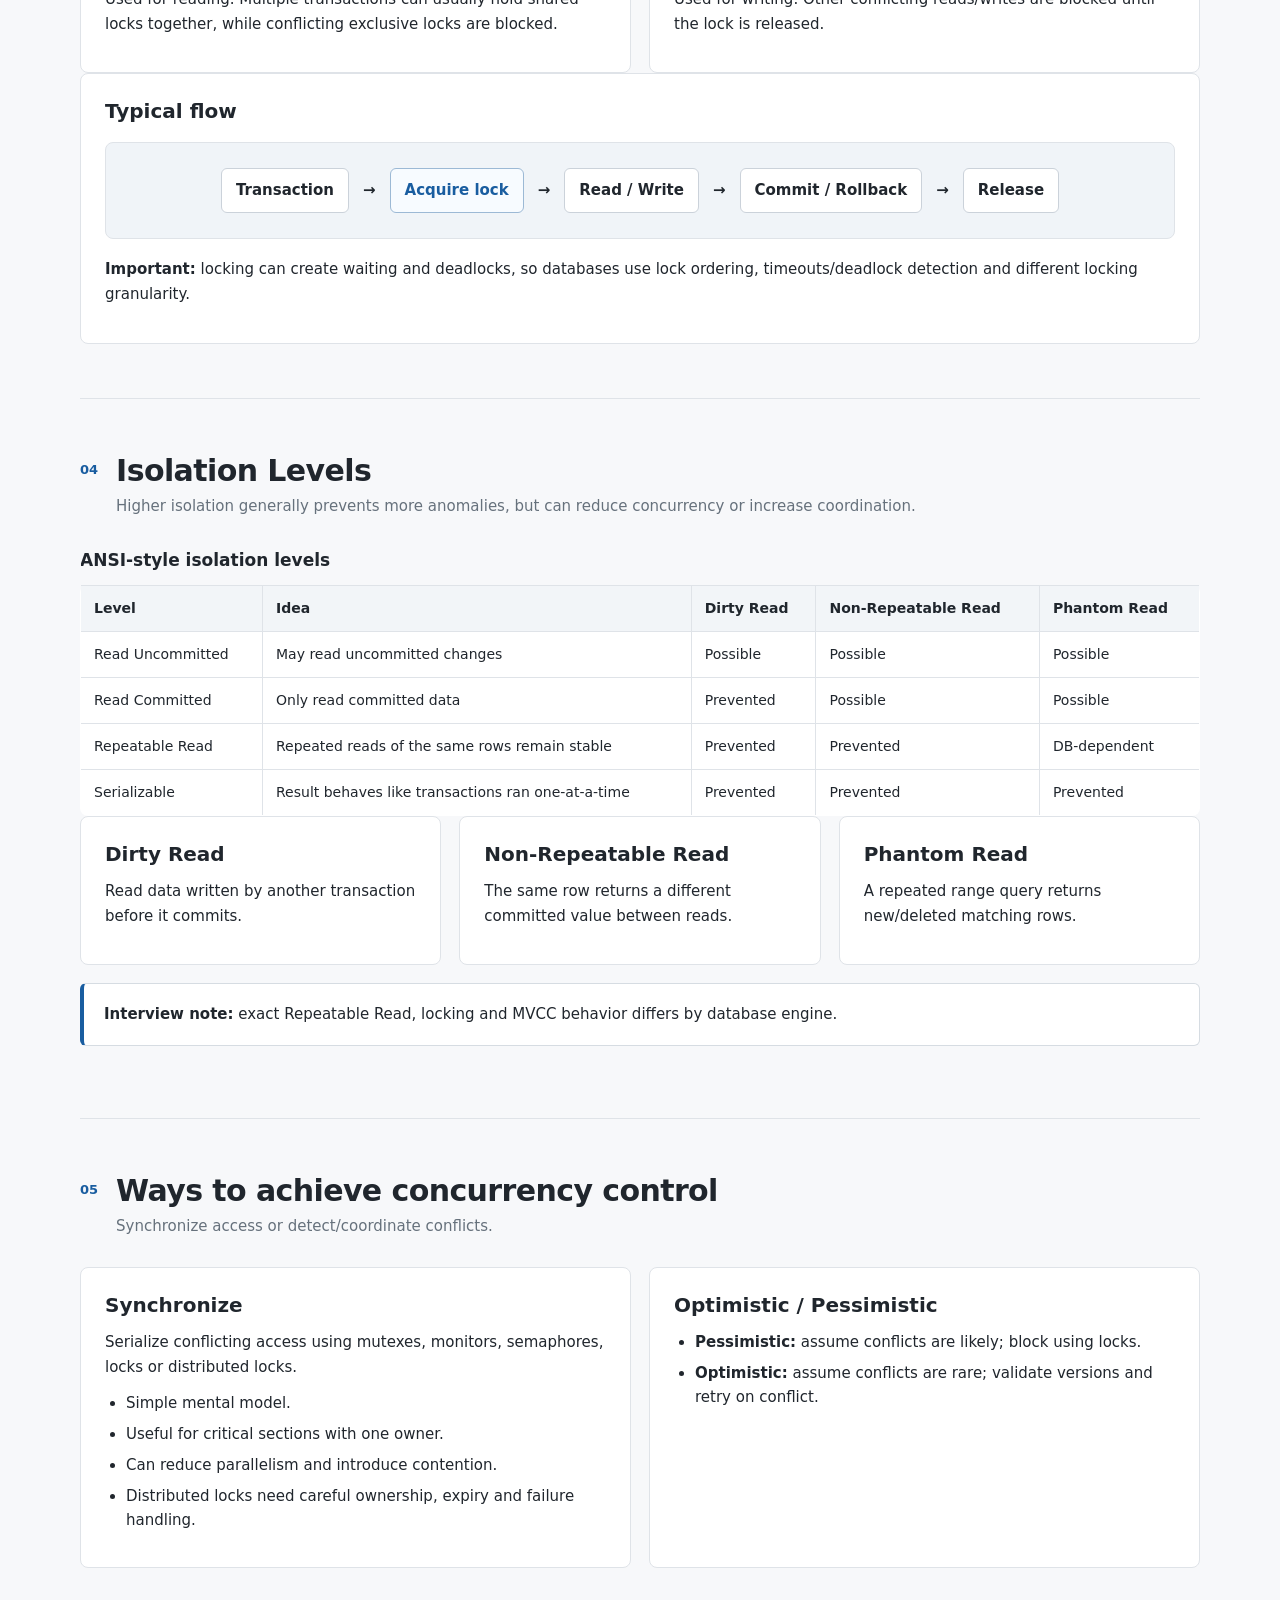
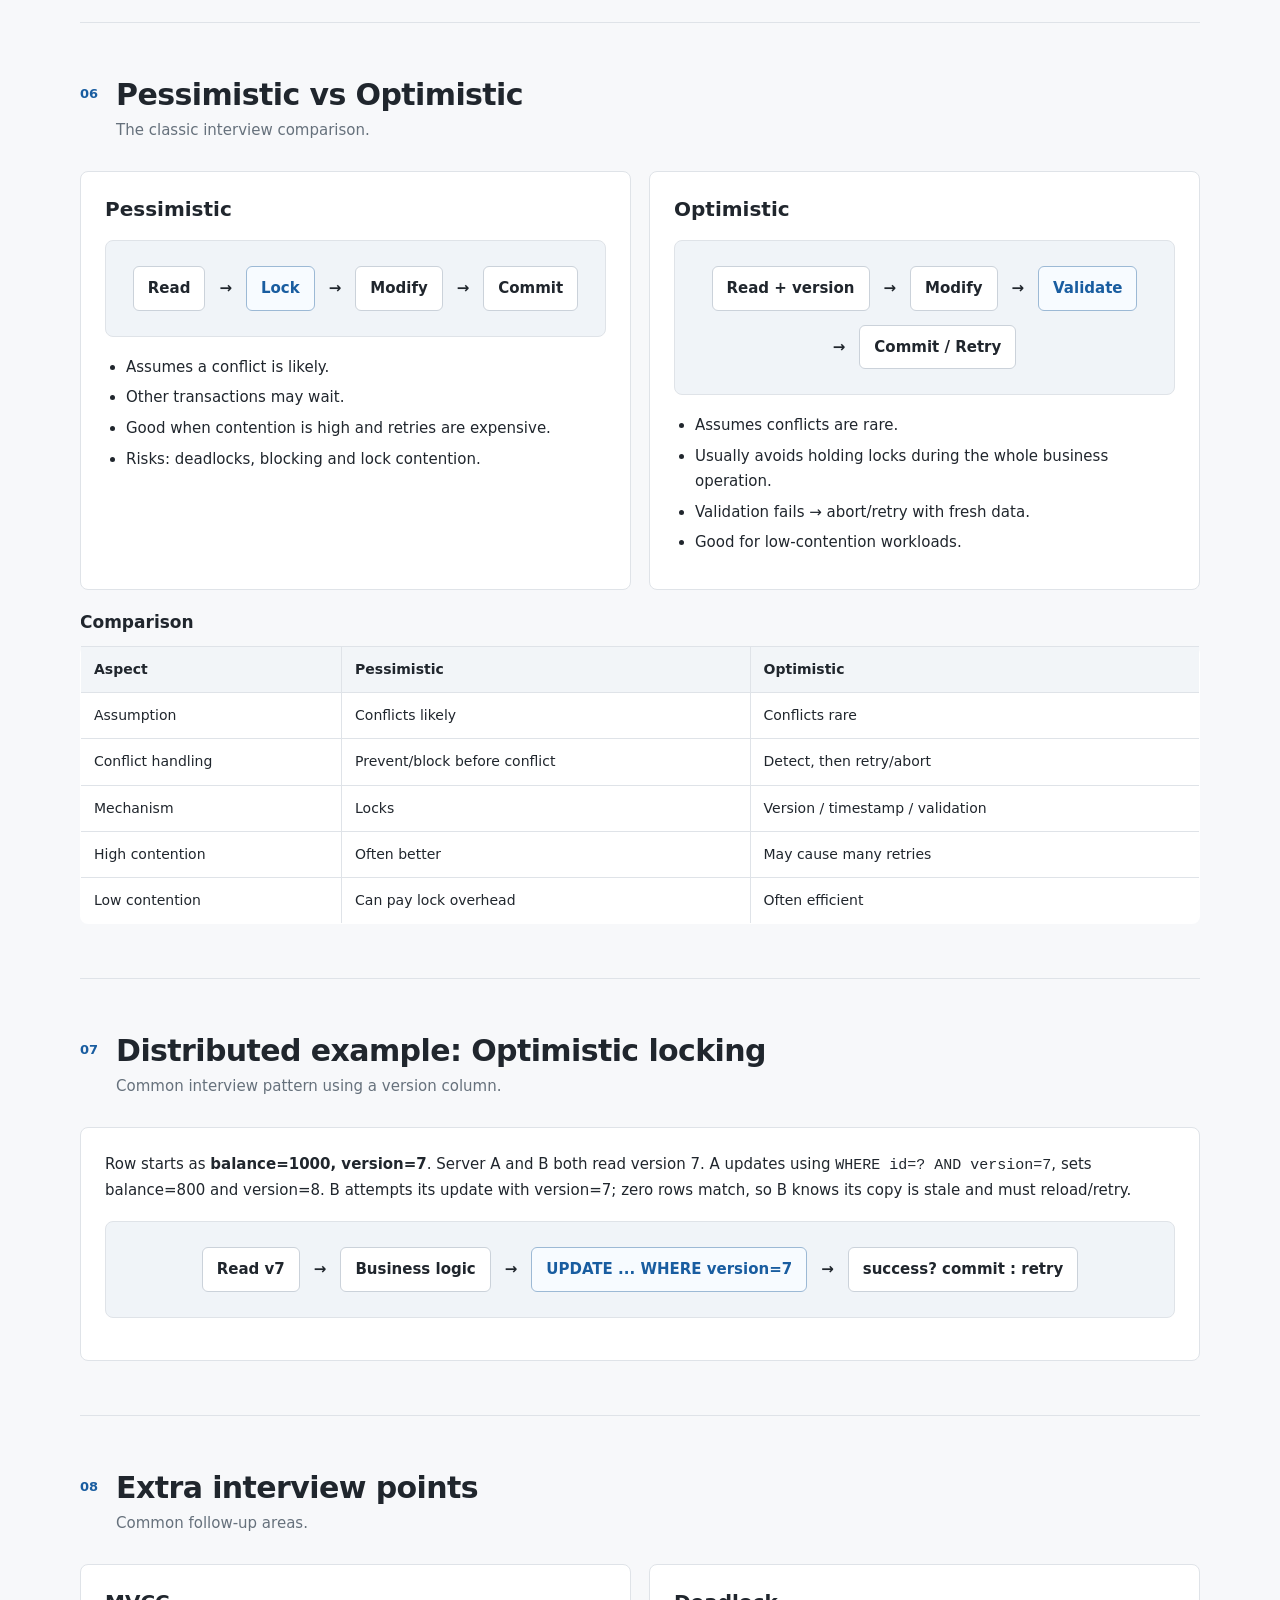
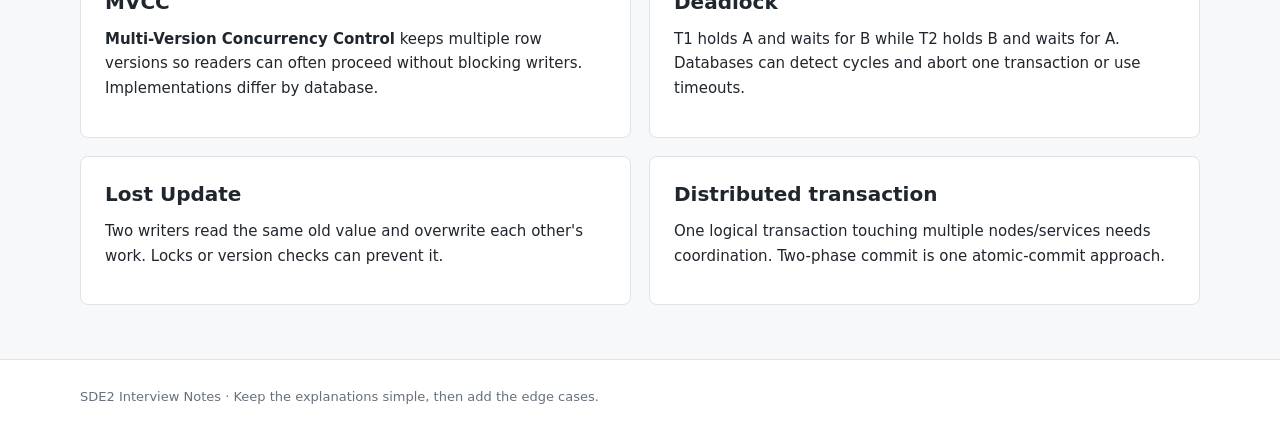
<file: distributed-concurrency-control.html>
<!doctype html>
<html lang="en">
<head><meta charset="utf-8"><meta name="viewport" content="width=device-width,initial-scale=1"><title>Distributed Concurrency Control | SDE2 Interview Notes</title><link rel="stylesheet" href="styles.css"></head>
<body><header class="topbar"><div class="container nav"><a class="brand" href="index.html">SDE2 Interview Notes</a><nav></nav></div></header>
<main class="container"><section class="intro"><p class="kicker">DATABASES · CONCURRENCY</p><h1>Distributed Concurrency Control</h1><p>How multiple requests, threads, processes and servers safely update shared data without losing correctness.</p></section>
<section class="section"><div class="section-head"><span class="num">01</span><div><h2>Why do we need concurrency?</h2><p>Many users should work at the same time without corrupting shared state.</p></div></div><div class="card"><p>Suppose two users read an account balance of ₹1000 at the same time. Both withdraw ₹700. If both independently write back ₹300, the system has lost one update. Without concurrency control, interleaving operations can violate business rules.</p><div class="flow"><div>User A</div><span>→</span><div class="accent">Read ₹1000</div><span>→</span><div>Write ₹300</div><br><div>User B</div><span>→</span><div class="accent">Read ₹1000</div><span>→</span><div>Write ₹300</div></div><div class="callout"><strong>Goal:</strong> allow concurrency for performance while preserving the chosen correctness and isolation guarantees.</div></div></section>
<section class="section"><div class="section-head"><span class="num">02</span><div><h2>What is a Transaction?</h2><p>A logical unit of database work.</p></div></div><div class="grid two"><article class="card"><h3>ACID</h3><ul><li><b>Atomicity:</b> all operations commit, or none do.</li><li><b>Consistency:</b> constraints/invariants remain valid after commit.</li><li><b>Isolation:</b> concurrent transactions do not observe prohibited intermediate effects.</li><li><b>Durability:</b> committed data survives failures.</li></ul></article><article class="card"><h3>Example: money transfer</h3><ol><li>Debit ₹500 from A.</li><li>Credit ₹500 to B.</li><li>Commit only when both succeed.</li></ol><p>If the credit fails, the debit must not remain committed.</p></article></div></section>
<section class="section"><div class="section-head"><span class="num">03</span><div><h2>DB Locking</h2><p>A mechanism to control who can read/write a piece of data concurrently.</p></div></div><div class="grid two"><article class="card"><h3>Shared (S) Lock</h3><p>Used for reading. Multiple transactions can usually hold shared locks together, while conflicting exclusive locks are blocked.</p></article><article class="card"><h3>Exclusive (X) Lock</h3><p>Used for writing. Other conflicting reads/writes are blocked until the lock is released.</p></article></div><div class="card"><h3>Typical flow</h3><div class="flow"><div>Transaction</div><span>→</span><div class="accent">Acquire lock</div><span>→</span><div>Read / Write</div><span>→</span><div>Commit / Rollback</div><span>→</span><div>Release</div></div><p><b>Important:</b> locking can create waiting and deadlocks, so databases use lock ordering, timeouts/deadlock detection and different locking granularity.</p></div></section>
<section class="section"><div class="section-head"><span class="num">04</span><div><h2>Isolation Levels</h2><p>Higher isolation generally prevents more anomalies, but can reduce concurrency or increase coordination.</p></div></div><table><caption>ANSI-style isolation levels</caption><thead><tr><th>Level</th><th>Idea</th><th>Dirty Read</th><th>Non-Repeatable Read</th><th>Phantom Read</th></tr></thead><tbody><tr><td>Read Uncommitted</td><td>May read uncommitted changes</td><td>Possible</td><td>Possible</td><td>Possible</td></tr><tr><td>Read Committed</td><td>Only read committed data</td><td>Prevented</td><td>Possible</td><td>Possible</td></tr><tr><td>Repeatable Read</td><td>Repeated reads of the same rows remain stable</td><td>Prevented</td><td>Prevented</td><td>DB-dependent</td></tr><tr><td>Serializable</td><td>Result behaves like transactions ran one-at-a-time</td><td>Prevented</td><td>Prevented</td><td>Prevented</td></tr></tbody></table><div class="grid three"><article class="card"><h3>Dirty Read</h3><p>Read data written by another transaction before it commits.</p></article><article class="card"><h3>Non-Repeatable Read</h3><p>The same row returns a different committed value between reads.</p></article><article class="card"><h3>Phantom Read</h3><p>A repeated range query returns new/deleted matching rows.</p></article></div><div class="callout"><strong>Interview note:</strong> exact Repeatable Read, locking and MVCC behavior differs by database engine.</div></section>
<section class="section"><div class="section-head"><span class="num">05</span><div><h2>Ways to achieve concurrency control</h2><p>Synchronize access or detect/coordinate conflicts.</p></div></div><div class="grid two"><article class="card"><h3>Synchronize</h3><p>Serialize conflicting access using mutexes, monitors, semaphores, locks or distributed locks.</p><ul><li>Simple mental model.</li><li>Useful for critical sections with one owner.</li><li>Can reduce parallelism and introduce contention.</li><li>Distributed locks need careful ownership, expiry and failure handling.</li></ul></article><article class="card"><h3>Optimistic / Pessimistic</h3><ul><li><b>Pessimistic:</b> assume conflicts are likely; block using locks.</li><li><b>Optimistic:</b> assume conflicts are rare; validate versions and retry on conflict.</li></ul></article></div></section>
<section class="section"><div class="section-head"><span class="num">06</span><div><h2>Pessimistic vs Optimistic</h2><p>The classic interview comparison.</p></div></div><div class="grid two"><article class="card"><h3>Pessimistic</h3><div class="flow"><div>Read</div><span>→</span><div class="accent">Lock</div><span>→</span><div>Modify</div><span>→</span><div>Commit</div></div><ul><li>Assumes a conflict is likely.</li><li>Other transactions may wait.</li><li>Good when contention is high and retries are expensive.</li><li>Risks: deadlocks, blocking and lock contention.</li></ul></article><article class="card"><h3>Optimistic</h3><div class="flow"><div>Read + version</div><span>→</span><div>Modify</div><span>→</span><div class="accent">Validate</div><span>→</span><div>Commit / Retry</div></div><ul><li>Assumes conflicts are rare.</li><li>Usually avoids holding locks during the whole business operation.</li><li>Validation fails → abort/retry with fresh data.</li><li>Good for low-contention workloads.</li></ul></article></div><table><caption>Comparison</caption><thead><tr><th>Aspect</th><th>Pessimistic</th><th>Optimistic</th></tr></thead><tbody><tr><td>Assumption</td><td>Conflicts likely</td><td>Conflicts rare</td></tr><tr><td>Conflict handling</td><td>Prevent/block before conflict</td><td>Detect, then retry/abort</td></tr><tr><td>Mechanism</td><td>Locks</td><td>Version / timestamp / validation</td></tr><tr><td>High contention</td><td>Often better</td><td>May cause many retries</td></tr><tr><td>Low contention</td><td>Can pay lock overhead</td><td>Often efficient</td></tr></tbody></table></section>
<section class="section"><div class="section-head"><span class="num">07</span><div><h2>Distributed example: Optimistic locking</h2><p>Common interview pattern using a version column.</p></div></div><div class="card"><p>Row starts as <b>balance=1000, version=7</b>. Server A and B both read version 7. A updates using <code>WHERE id=? AND version=7</code>, sets balance=800 and version=8. B attempts its update with version=7; zero rows match, so B knows its copy is stale and must reload/retry.</p><div class="flow"><div>Read v7</div><span>→</span><div>Business logic</div><span>→</span><div class="accent">UPDATE ... WHERE version=7</div><span>→</span><div>success? commit : retry</div></div></div></section>
<section class="section"><div class="section-head"><span class="num">08</span><div><h2>Extra interview points</h2><p>Common follow-up areas.</p></div></div><div class="grid two"><article class="card"><h3>MVCC</h3><p><b>Multi-Version Concurrency Control</b> keeps multiple row versions so readers can often proceed without blocking writers. Implementations differ by database.</p></article><article class="card"><h3>Deadlock</h3><p>T1 holds A and waits for B while T2 holds B and waits for A. Databases can detect cycles and abort one transaction or use timeouts.</p></article><article class="card"><h3>Lost Update</h3><p>Two writers read the same old value and overwrite each other's work. Locks or version checks can prevent it.</p></article><article class="card"><h3>Distributed transaction</h3><p>One logical transaction touching multiple nodes/services needs coordination. Two-phase commit is one atomic-commit approach.</p></article></div></section>
</main><footer><div class="container">SDE2 Interview Notes · Keep the explanations simple, then add the edge cases.</div></footer><script src="app.js"></script>
</body></html>
</file>
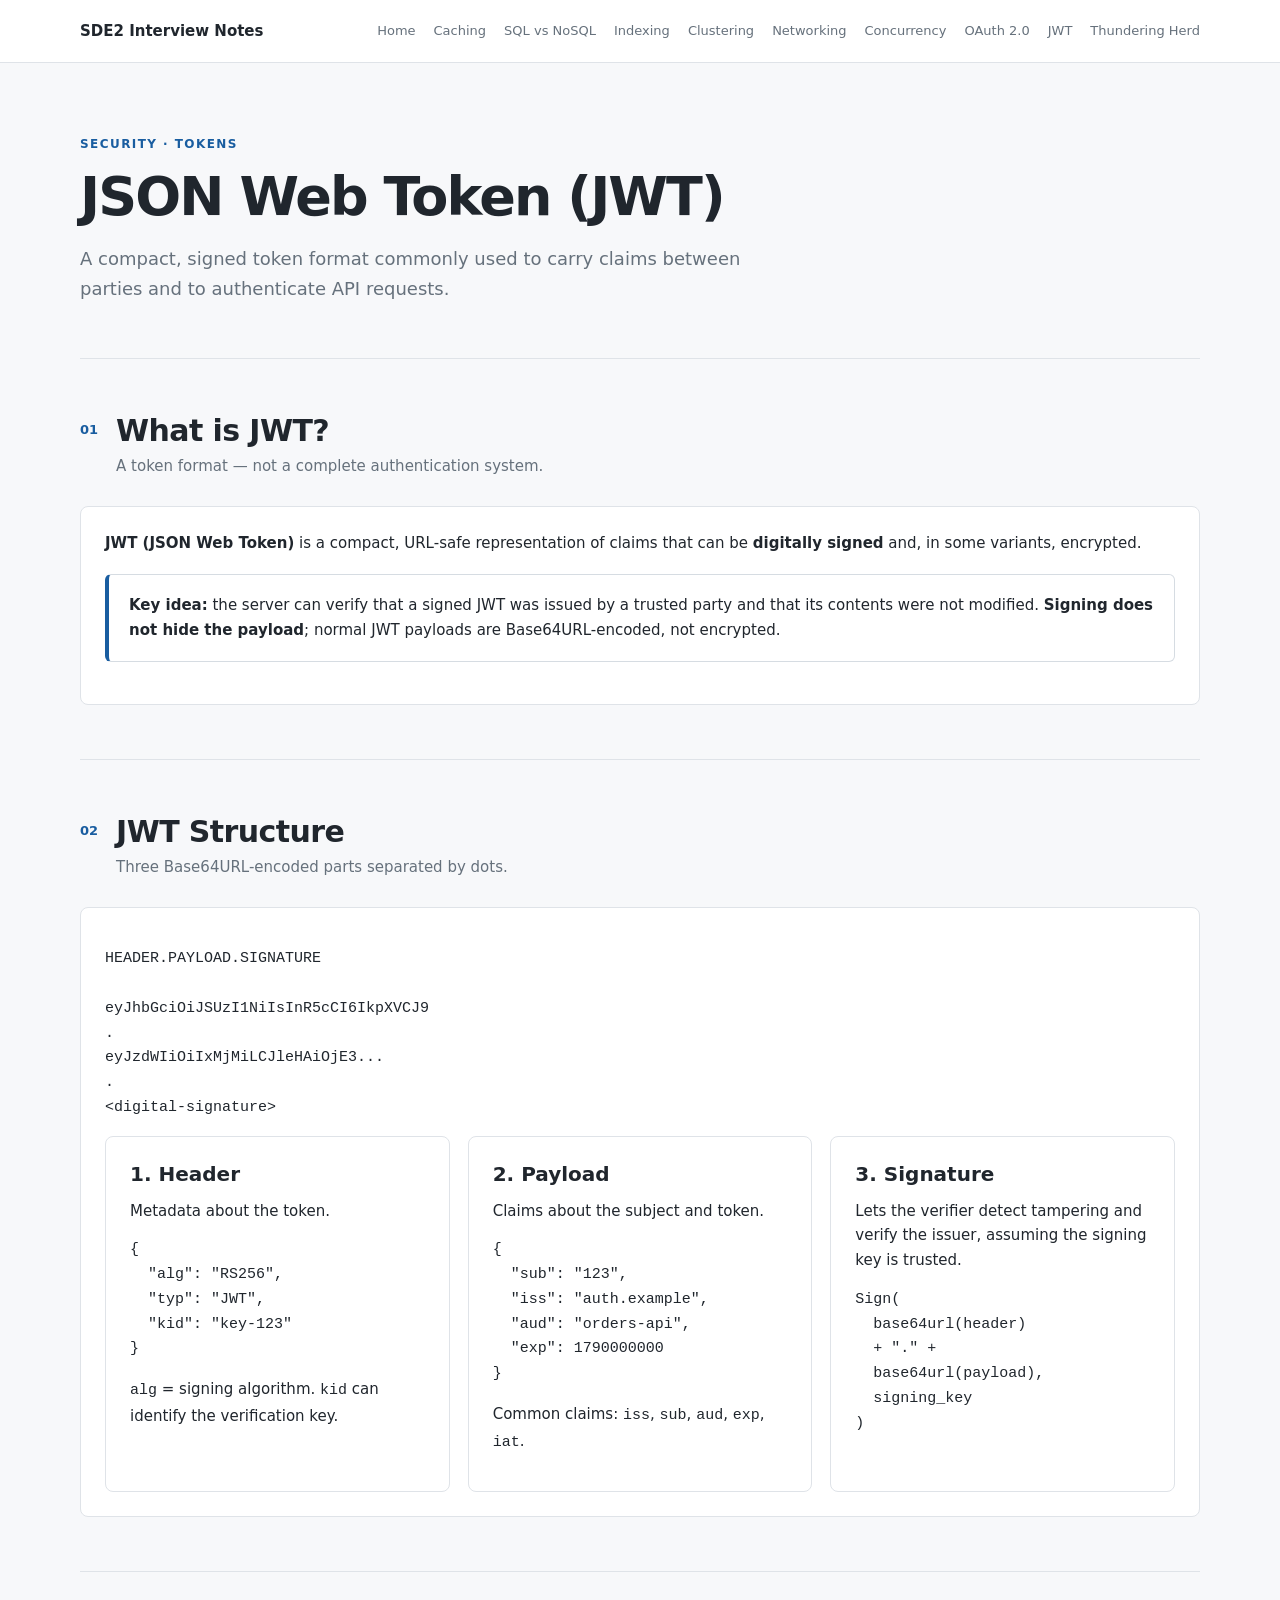
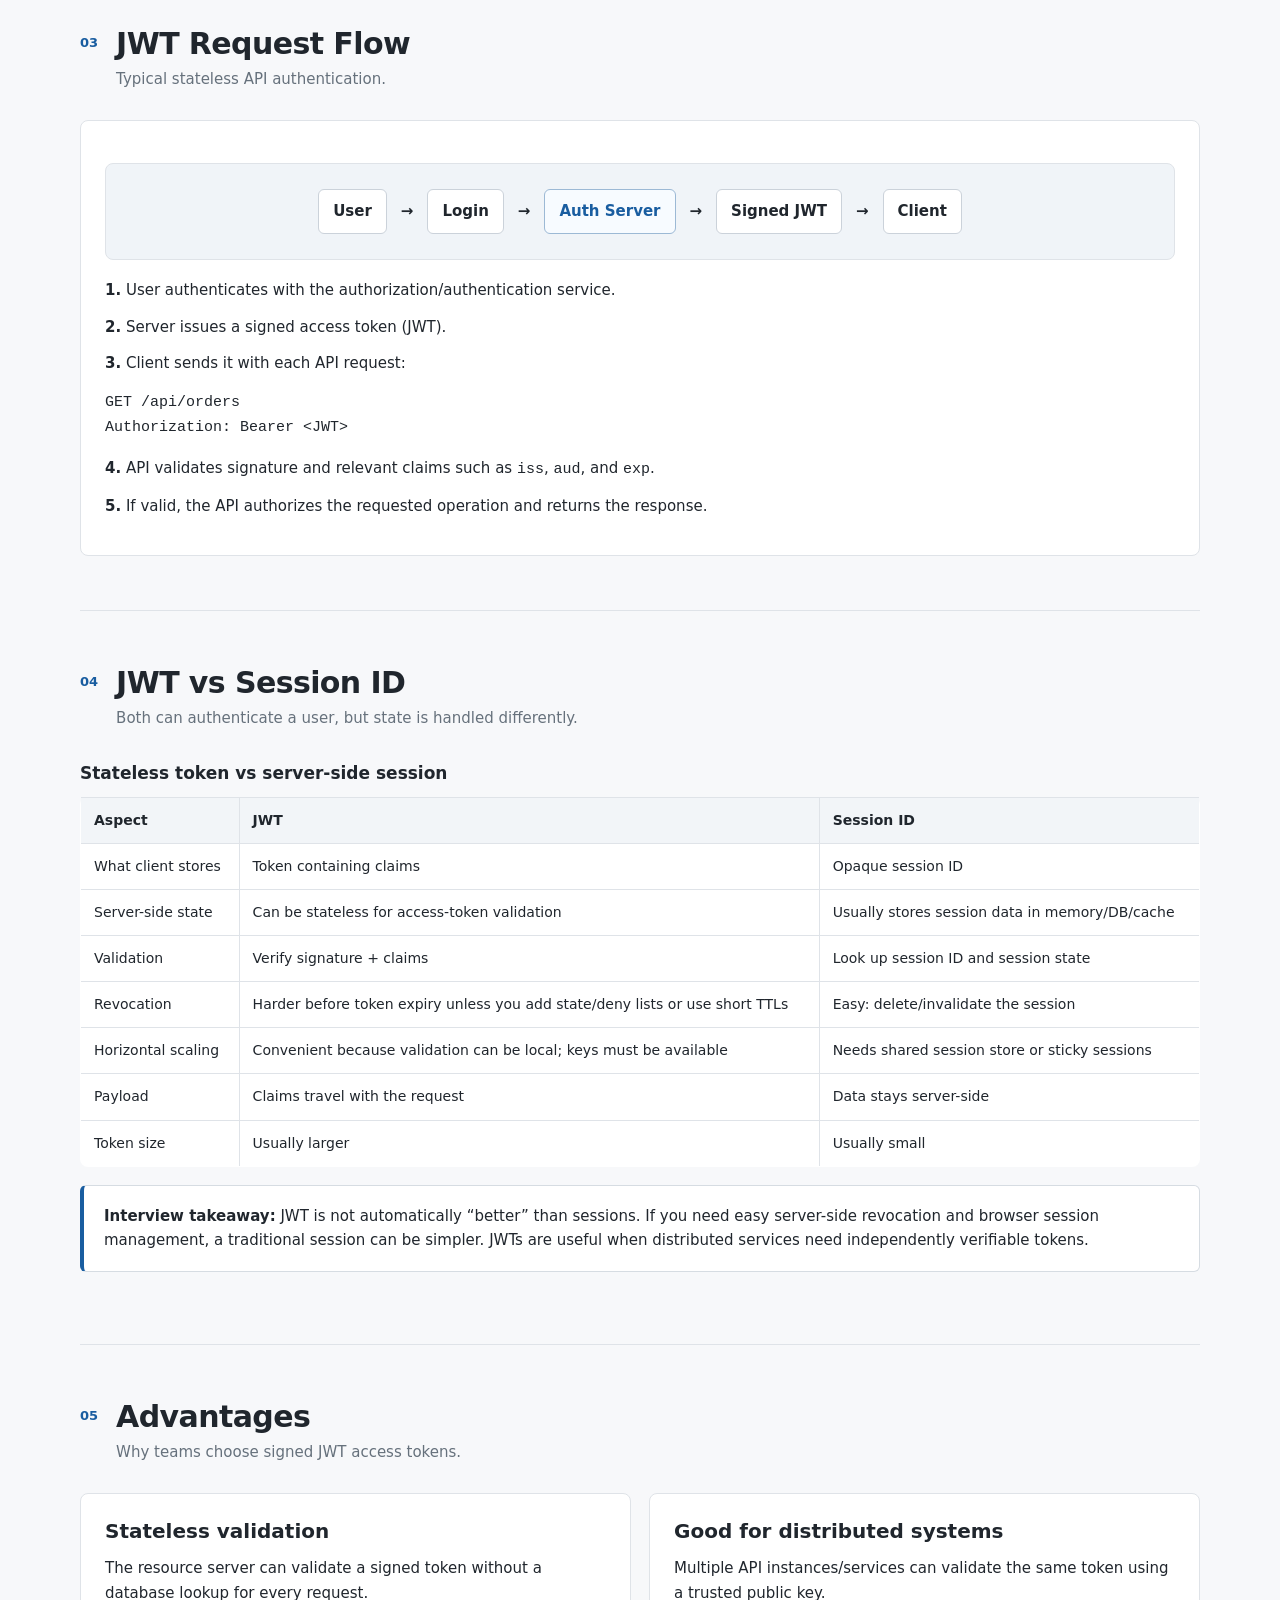
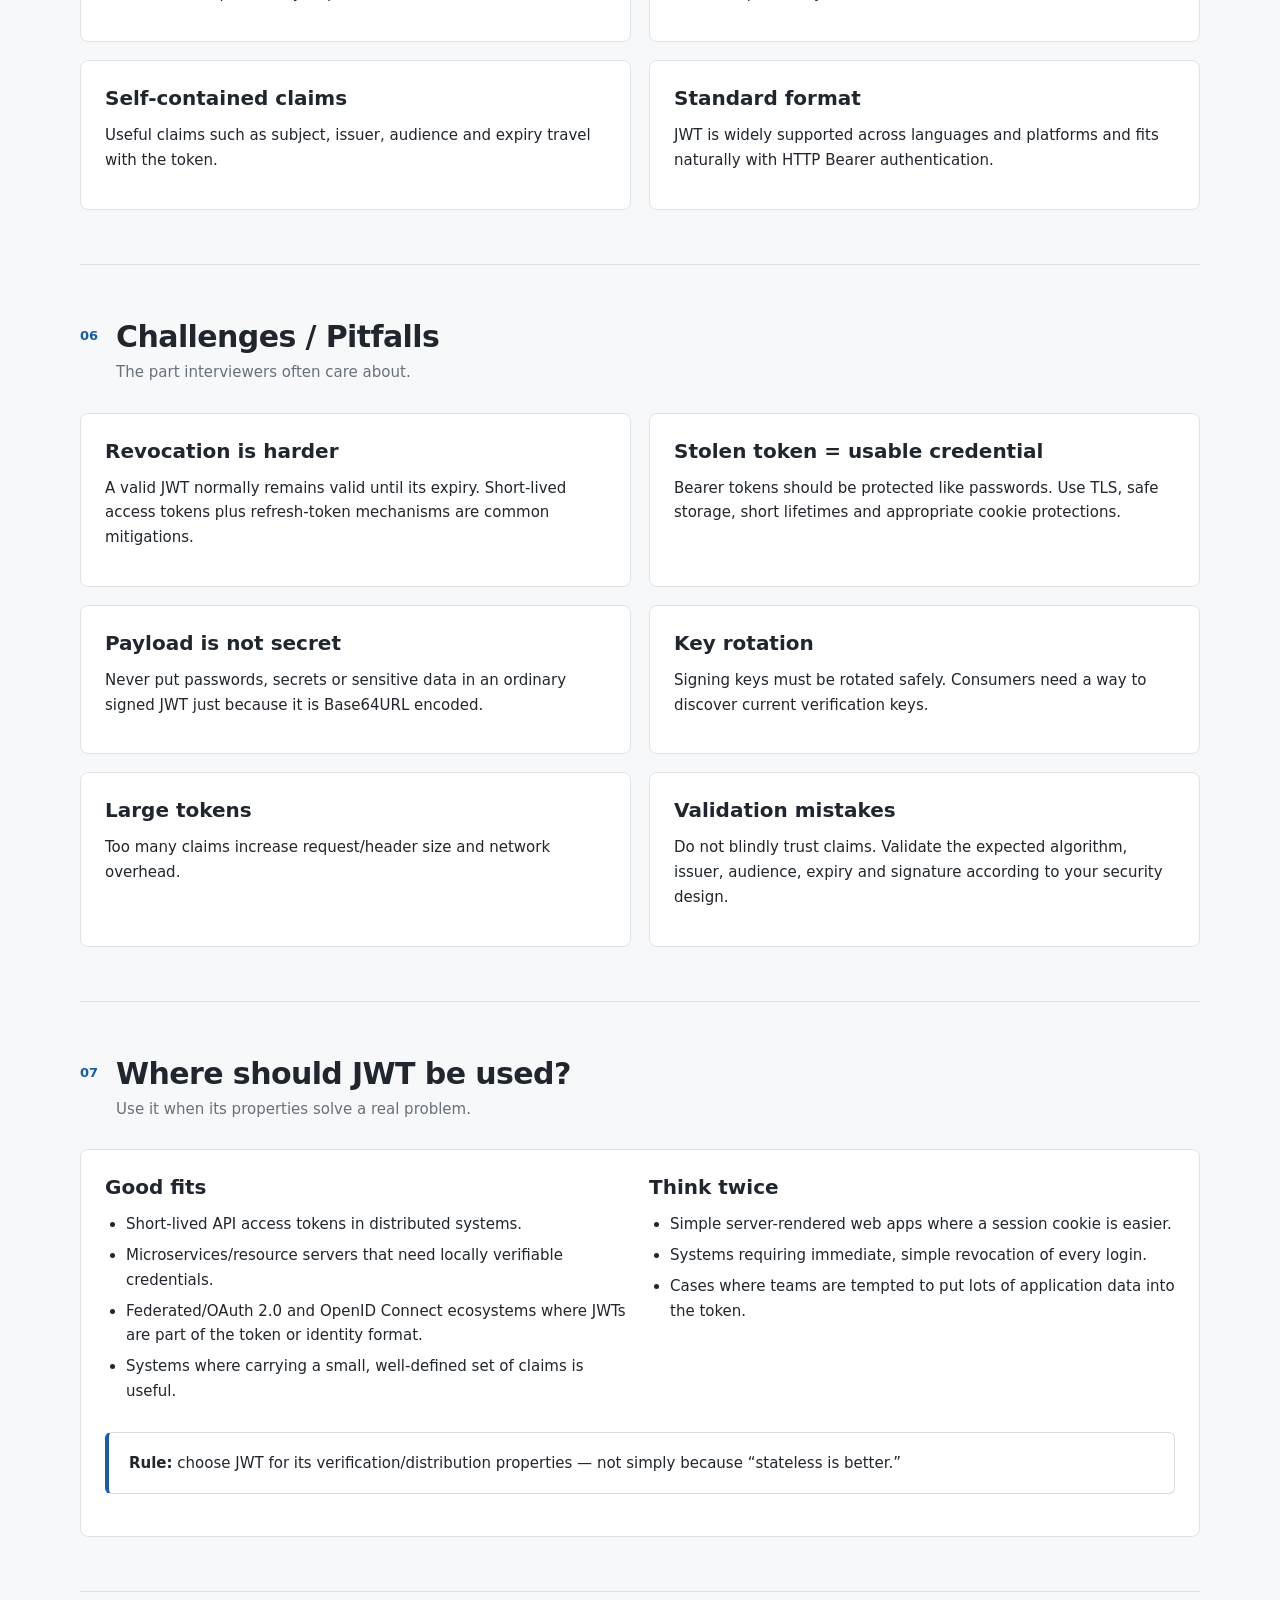
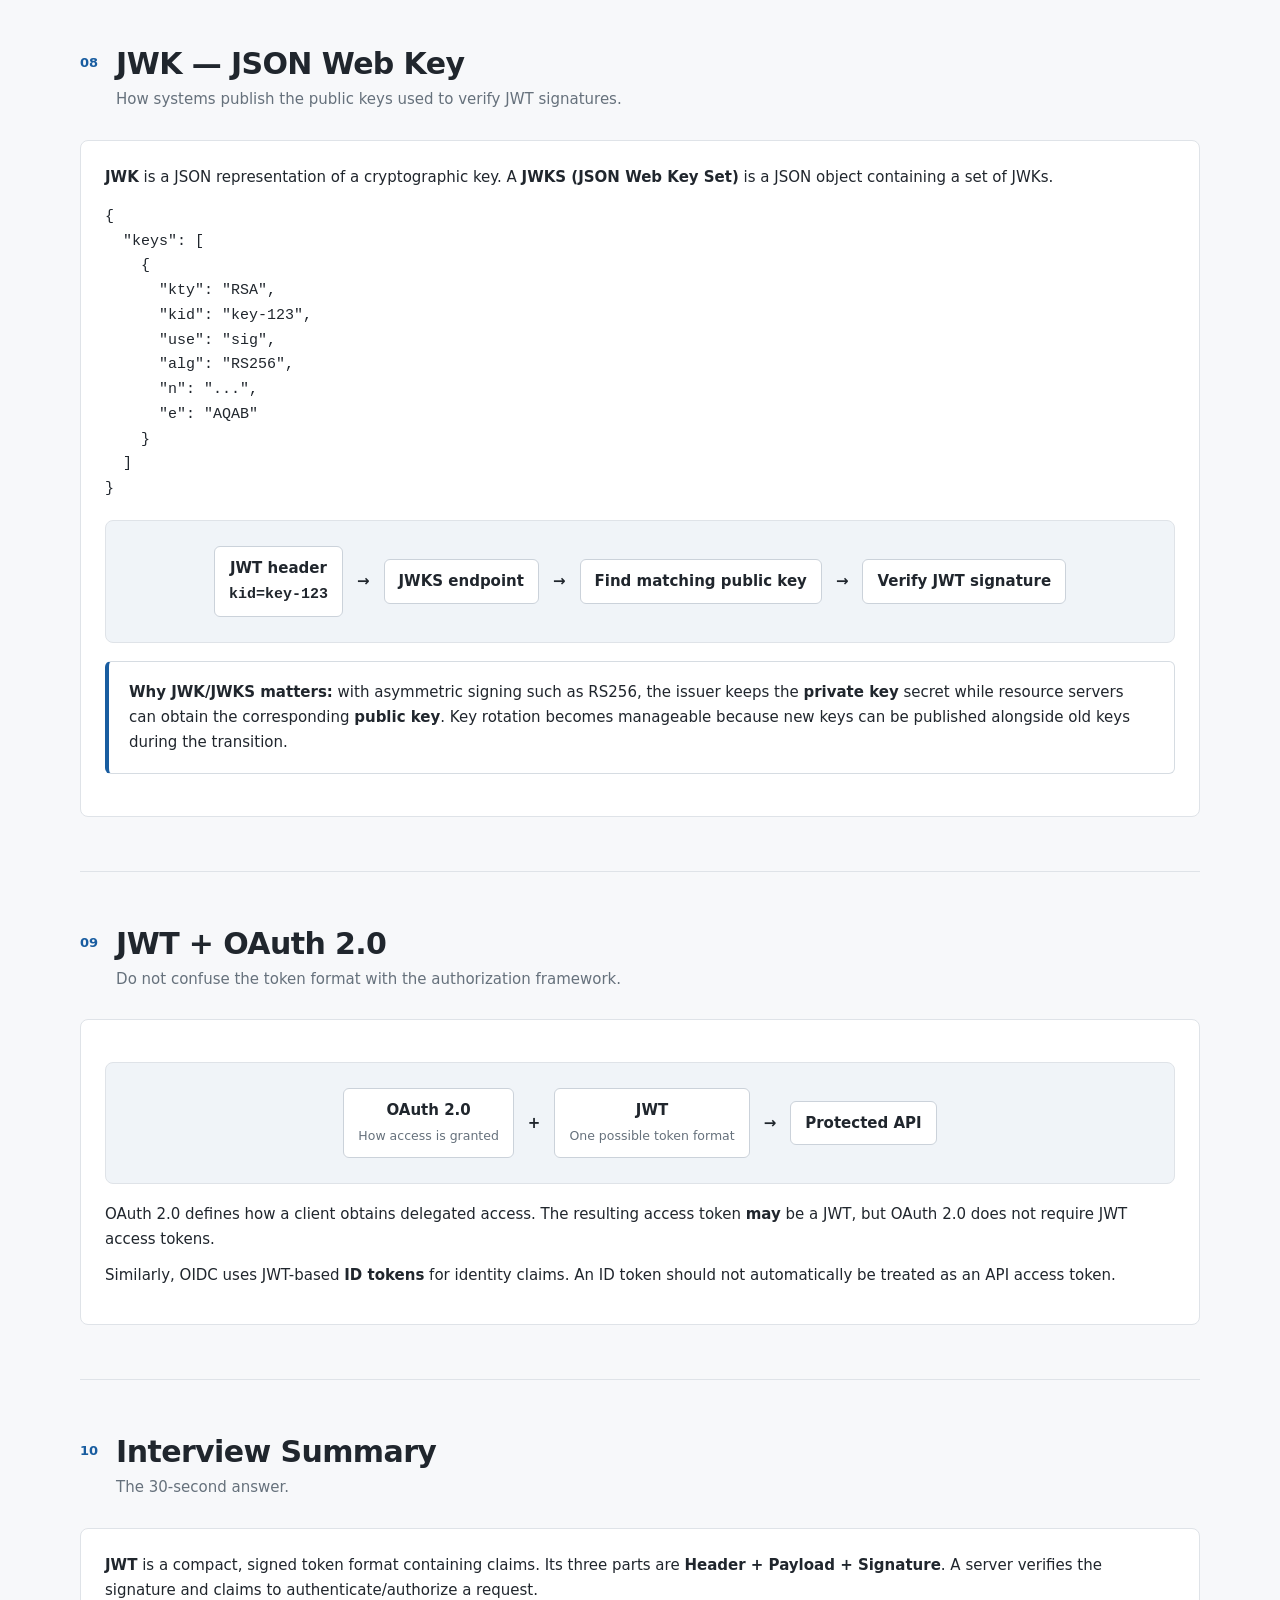
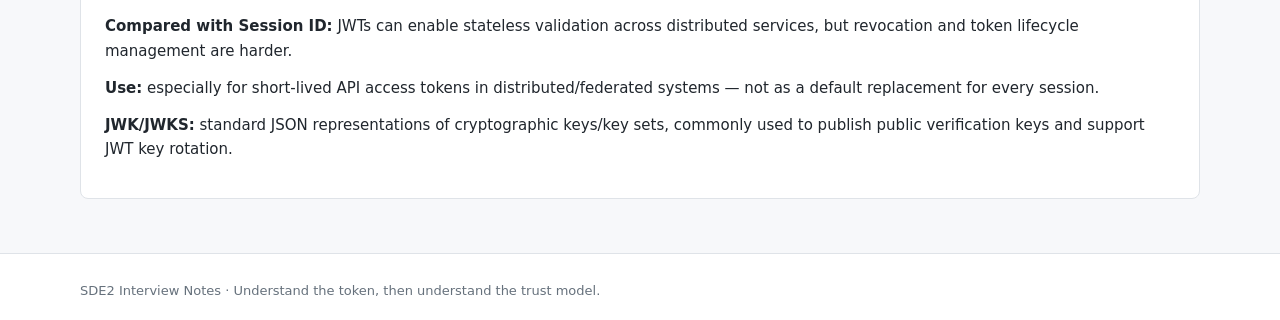
<file: jwt.html>
<!doctype html>
<html lang="en">
<head><meta charset="utf-8"><meta name="viewport" content="width=device-width,initial-scale=1"><title>JWT | SDE2 Interview Notes</title><link rel="stylesheet" href="styles.css"></head>
<body><header class="topbar"><div class="container nav"><a class="brand" href="index.html">SDE2 Interview Notes</a><nav></nav></div></header>
<main class="container">
<section class="intro"><p class="kicker">SECURITY · TOKENS</p><h1>JSON Web Token (JWT)</h1><p>A compact, signed token format commonly used to carry claims between parties and to authenticate API requests.</p></section>

<section class="section"><div class="section-head"><span class="num">01</span><div><h2>What is JWT?</h2><p>A token format — not a complete authentication system.</p></div></div><div class="card"><p><b>JWT (JSON Web Token)</b> is a compact, URL-safe representation of claims that can be <b>digitally signed</b> and, in some variants, encrypted.</p><div class="callout"><strong>Key idea:</strong> the server can verify that a signed JWT was issued by a trusted party and that its contents were not modified. <b>Signing does not hide the payload</b>; normal JWT payloads are Base64URL-encoded, not encrypted.</div></div></section>

<section class="section"><div class="section-head"><span class="num">02</span><div><h2>JWT Structure</h2><p>Three Base64URL-encoded parts separated by dots.</p></div></div><div class="card"><pre><code>HEADER.PAYLOAD.SIGNATURE

eyJhbGciOiJSUzI1NiIsInR5cCI6IkpXVCJ9
.
eyJzdWIiOiIxMjMiLCJleHAiOjE3... 
.
&lt;digital-signature&gt;</code></pre><div class="grid three"><article class="card"><h3>1. Header</h3><p>Metadata about the token.</p><pre><code>{
  "alg": "RS256",
  "typ": "JWT",
  "kid": "key-123"
}</code></pre><p><code>alg</code> = signing algorithm. <code>kid</code> can identify the verification key.</p></article><article class="card"><h3>2. Payload</h3><p>Claims about the subject and token.</p><pre><code>{
  "sub": "123",
  "iss": "auth.example",
  "aud": "orders-api",
  "exp": 1790000000
}</code></pre><p>Common claims: <code>iss</code>, <code>sub</code>, <code>aud</code>, <code>exp</code>, <code>iat</code>.</p></article><article class="card"><h3>3. Signature</h3><p>Lets the verifier detect tampering and verify the issuer, assuming the signing key is trusted.</p><pre><code>Sign(
  base64url(header)
  + "." +
  base64url(payload),
  signing_key
)</code></pre></article></div></div></section>

<section class="section"><div class="section-head"><span class="num">03</span><div><h2>JWT Request Flow</h2><p>Typical stateless API authentication.</p></div></div><div class="card"><div class="flow"><div>User</div><span>→</span><div>Login</div><span>→</span><div class="accent">Auth Server</div><span>→</span><div>Signed JWT</div><span>→</span><div>Client</div></div><p><b>1.</b> User authenticates with the authorization/authentication service.</p><p><b>2.</b> Server issues a signed access token (JWT).</p><p><b>3.</b> Client sends it with each API request:</p><pre><code>GET /api/orders
Authorization: Bearer &lt;JWT&gt;</code></pre><p><b>4.</b> API validates signature and relevant claims such as <code>iss</code>, <code>aud</code>, and <code>exp</code>.</p><p><b>5.</b> If valid, the API authorizes the requested operation and returns the response.</p></div></section>

<section class="section"><div class="section-head"><span class="num">04</span><div><h2>JWT vs Session ID</h2><p>Both can authenticate a user, but state is handled differently.</p></div></div><table><caption>Stateless token vs server-side session</caption><thead><tr><th>Aspect</th><th>JWT</th><th>Session ID</th></tr></thead><tbody>
<tr><td>What client stores</td><td>Token containing claims</td><td>Opaque session ID</td></tr>
<tr><td>Server-side state</td><td>Can be stateless for access-token validation</td><td>Usually stores session data in memory/DB/cache</td></tr>
<tr><td>Validation</td><td>Verify signature + claims</td><td>Look up session ID and session state</td></tr>
<tr><td>Revocation</td><td>Harder before token expiry unless you add state/deny lists or use short TTLs</td><td>Easy: delete/invalidate the session</td></tr>
<tr><td>Horizontal scaling</td><td>Convenient because validation can be local; keys must be available</td><td>Needs shared session store or sticky sessions</td></tr>
<tr><td>Payload</td><td>Claims travel with the request</td><td>Data stays server-side</td></tr>
<tr><td>Token size</td><td>Usually larger</td><td>Usually small</td></tr>
</tbody></table><div class="callout"><strong>Interview takeaway:</strong> JWT is not automatically “better” than sessions. If you need easy server-side revocation and browser session management, a traditional session can be simpler. JWTs are useful when distributed services need independently verifiable tokens.</div></section>

<section class="section"><div class="section-head"><span class="num">05</span><div><h2>Advantages</h2><p>Why teams choose signed JWT access tokens.</p></div></div><div class="grid two"><article class="card"><h3>Stateless validation</h3><p>The resource server can validate a signed token without a database lookup for every request.</p></article><article class="card"><h3>Good for distributed systems</h3><p>Multiple API instances/services can validate the same token using a trusted public key.</p></article><article class="card"><h3>Self-contained claims</h3><p>Useful claims such as subject, issuer, audience and expiry travel with the token.</p></article><article class="card"><h3>Standard format</h3><p>JWT is widely supported across languages and platforms and fits naturally with HTTP Bearer authentication.</p></article></div></section>

<section class="section"><div class="section-head"><span class="num">06</span><div><h2>Challenges / Pitfalls</h2><p>The part interviewers often care about.</p></div></div><div class="grid two"><article class="card"><h3>Revocation is harder</h3><p>A valid JWT normally remains valid until its expiry. Short-lived access tokens plus refresh-token mechanisms are common mitigations.</p></article><article class="card"><h3>Stolen token = usable credential</h3><p>Bearer tokens should be protected like passwords. Use TLS, safe storage, short lifetimes and appropriate cookie protections.</p></article><article class="card"><h3>Payload is not secret</h3><p>Never put passwords, secrets or sensitive data in an ordinary signed JWT just because it is Base64URL encoded.</p></article><article class="card"><h3>Key rotation</h3><p>Signing keys must be rotated safely. Consumers need a way to discover current verification keys.</p></article><article class="card"><h3>Large tokens</h3><p>Too many claims increase request/header size and network overhead.</p></article><article class="card"><h3>Validation mistakes</h3><p>Do not blindly trust claims. Validate the expected algorithm, issuer, audience, expiry and signature according to your security design.</p></article></div></section>

<section class="section"><div class="section-head"><span class="num">07</span><div><h2>Where should JWT be used?</h2><p>Use it when its properties solve a real problem.</p></div></div><div class="card"><div class="grid two"><article><h3>Good fits</h3><ul><li>Short-lived API access tokens in distributed systems.</li><li>Microservices/resource servers that need locally verifiable credentials.</li><li>Federated/OAuth 2.0 and OpenID Connect ecosystems where JWTs are part of the token or identity format.</li><li>Systems where carrying a small, well-defined set of claims is useful.</li></ul></article><article><h3>Think twice</h3><ul><li>Simple server-rendered web apps where a session cookie is easier.</li><li>Systems requiring immediate, simple revocation of every login.</li><li>Cases where teams are tempted to put lots of application data into the token.</li></ul></article></div><div class="callout"><strong>Rule:</strong> choose JWT for its verification/distribution properties — not simply because “stateless is better.”</div></div></section>

<section class="section"><div class="section-head"><span class="num">08</span><div><h2>JWK — JSON Web Key</h2><p>How systems publish the public keys used to verify JWT signatures.</p></div></div><div class="card"><p><b>JWK</b> is a JSON representation of a cryptographic key. A <b>JWKS (JSON Web Key Set)</b> is a JSON object containing a set of JWKs.</p><pre><code>{
  "keys": [
    {
      "kty": "RSA",
      "kid": "key-123",
      "use": "sig",
      "alg": "RS256",
      "n": "...",
      "e": "AQAB"
    }
  ]
}</code></pre><div class="flow"><div>JWT header<br><code>kid=key-123</code></div><span>→</span><div>JWKS endpoint</div><span>→</span><div>Find matching public key</div><span>→</span><div>Verify JWT signature</div></div><div class="callout"><strong>Why JWK/JWKS matters:</strong> with asymmetric signing such as RS256, the issuer keeps the <b>private key</b> secret while resource servers can obtain the corresponding <b>public key</b>. Key rotation becomes manageable because new keys can be published alongside old keys during the transition.</div></div></section>

<section class="section"><div class="section-head"><span class="num">09</span><div><h2>JWT + OAuth 2.0</h2><p>Do not confuse the token format with the authorization framework.</p></div></div><div class="card"><div class="flow"><div>OAuth 2.0<br><small>How access is granted</small></div><span>+</span><div>JWT<br><small>One possible token format</small></div><span>→</span><div>Protected API</div></div><p>OAuth 2.0 defines how a client obtains delegated access. The resulting access token <b>may</b> be a JWT, but OAuth 2.0 does not require JWT access tokens.</p><p>Similarly, OIDC uses JWT-based <b>ID tokens</b> for identity claims. An ID token should not automatically be treated as an API access token.</p></div></section>

<section class="section"><div class="section-head"><span class="num">10</span><div><h2>Interview Summary</h2><p>The 30-second answer.</p></div></div><div class="card"><p><b>JWT</b> is a compact, signed token format containing claims. Its three parts are <b>Header + Payload + Signature</b>. A server verifies the signature and claims to authenticate/authorize a request.</p><p><b>Compared with Session ID:</b> JWTs can enable stateless validation across distributed services, but revocation and token lifecycle management are harder.</p><p><b>Use:</b> especially for short-lived API access tokens in distributed/federated systems — not as a default replacement for every session.</p><p><b>JWK/JWKS:</b> standard JSON representations of cryptographic keys/key sets, commonly used to publish public verification keys and support JWT key rotation.</p></div></section>
</main><footer><div class="container">SDE2 Interview Notes · Understand the token, then understand the trust model.</div></footer><script src="app.js"></script></body></html>
</file>
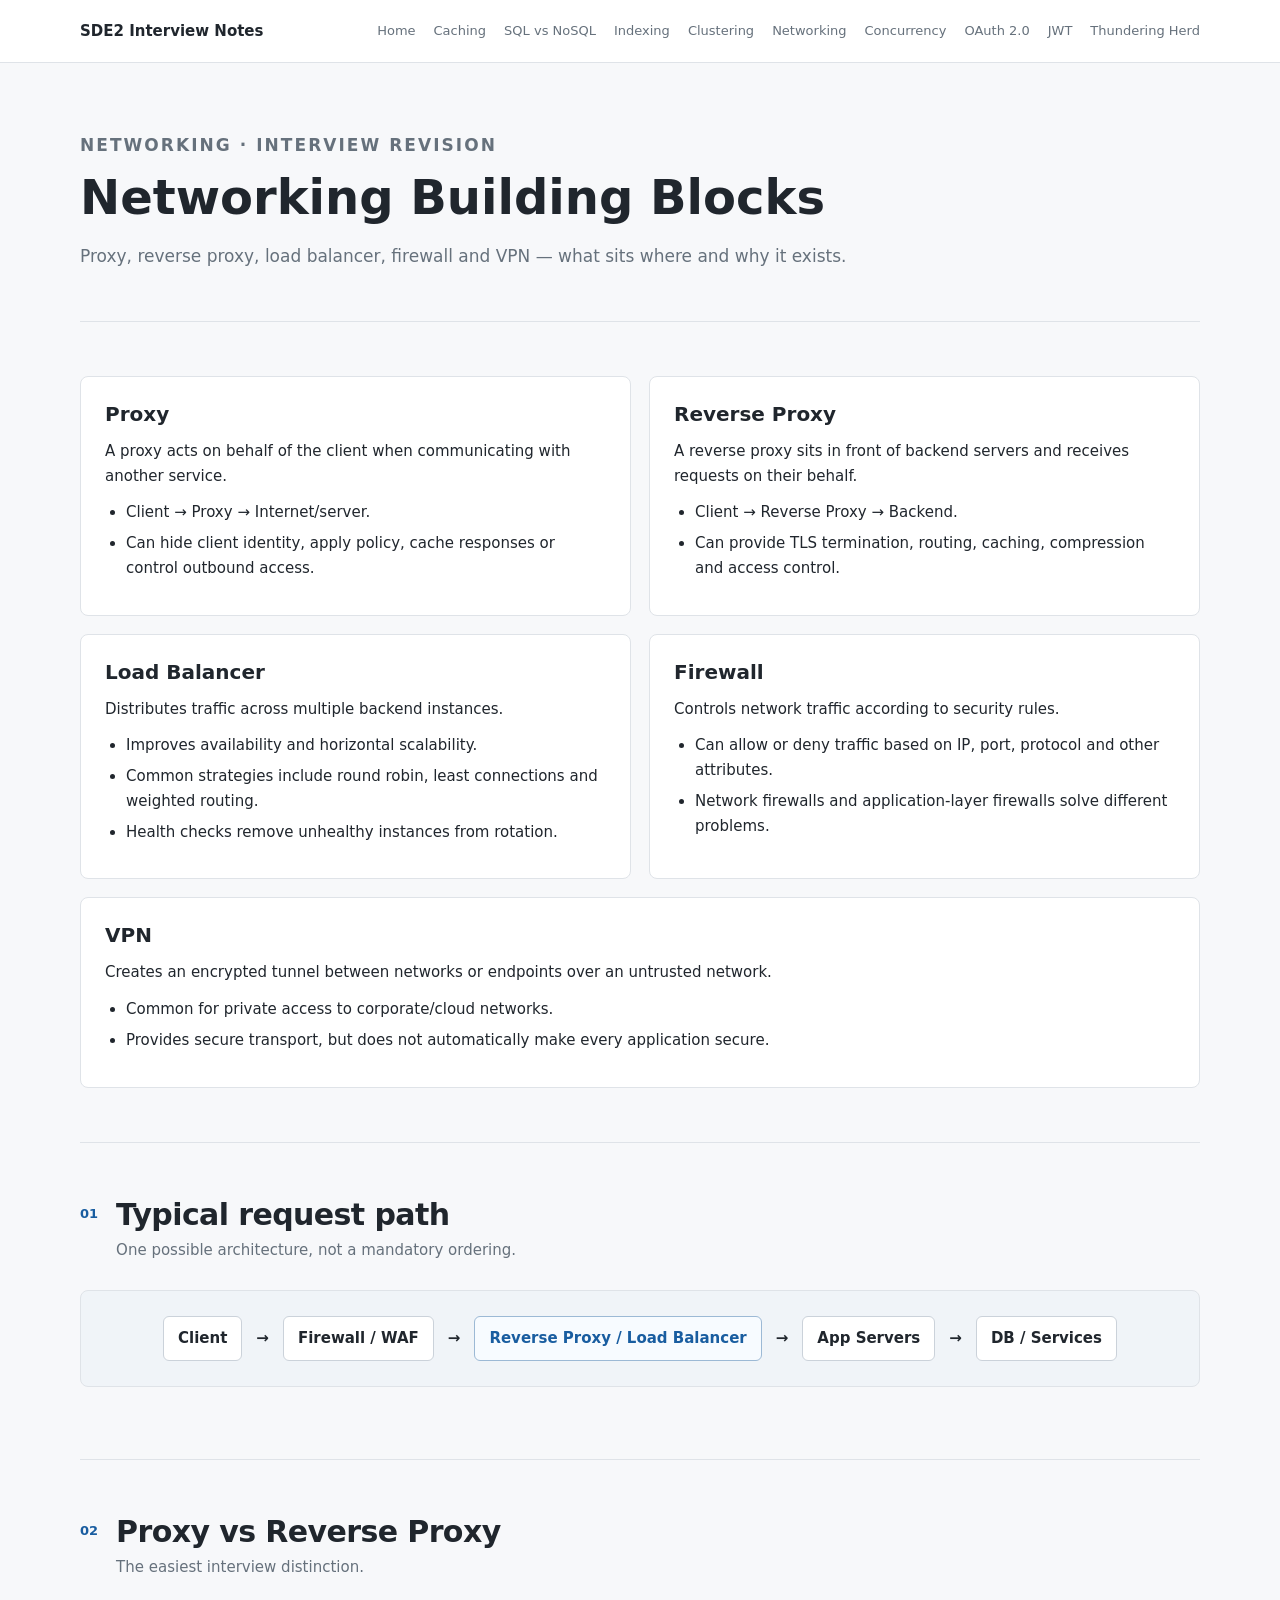
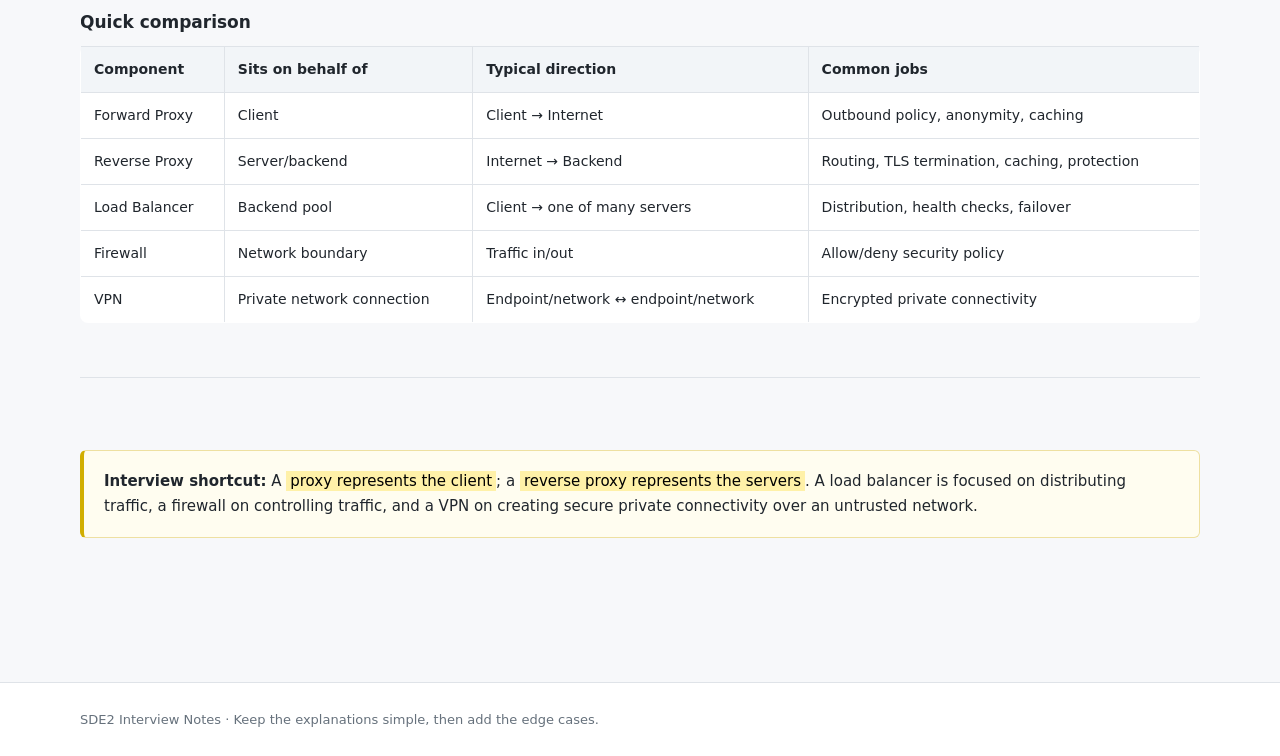
<file: networking.html>
<!doctype html>
<html lang="en">
<head><meta charset="utf-8"><meta name="viewport" content="width=device-width,initial-scale=1"><meta name="description" content="SDE2 interview notes covering proxy, reverse proxy, load balancer, firewall and VPN."><title>Networking Building Blocks · SDE2 Interview Notes</title><link rel="stylesheet" href="styles.css"></head>
<body>
<header class="topbar"><div class="container nav"><a class="brand" href="index.html">SDE2 Interview Notes</a><nav></nav></div></header>
<main class="container topic-page">
<section class="topic-head"><p class="kicker">NETWORKING · INTERVIEW REVISION</p><h1>Networking Building Blocks</h1><p>Proxy, reverse proxy, load balancer, firewall and VPN — what sits where and why it exists.</p></section>
<section class="section"><div class="network-grid"><article class="card"><h3>Proxy</h3><p>A proxy acts on behalf of the client when communicating with another service.</p><ul><li>Client → Proxy → Internet/server.</li><li>Can hide client identity, apply policy, cache responses or control outbound access.</li></ul></article><article class="card"><h3>Reverse Proxy</h3><p>A reverse proxy sits in front of backend servers and receives requests on their behalf.</p><ul><li>Client → Reverse Proxy → Backend.</li><li>Can provide TLS termination, routing, caching, compression and access control.</li></ul></article><article class="card"><h3>Load Balancer</h3><p>Distributes traffic across multiple backend instances.</p><ul><li>Improves availability and horizontal scalability.</li><li>Common strategies include round robin, least connections and weighted routing.</li><li>Health checks remove unhealthy instances from rotation.</li></ul></article><article class="card"><h3>Firewall</h3><p>Controls network traffic according to security rules.</p><ul><li>Can allow or deny traffic based on IP, port, protocol and other attributes.</li><li>Network firewalls and application-layer firewalls solve different problems.</li></ul></article><article class="card"><h3>VPN</h3><p>Creates an encrypted tunnel between networks or endpoints over an untrusted network.</p><ul><li>Common for private access to corporate/cloud networks.</li><li>Provides secure transport, but does not automatically make every application secure.</li></ul></article></div></section>
<section class="section"><div class="section-head"><span class="num">01</span><div><h2>Typical request path</h2><p>One possible architecture, not a mandatory ordering.</p></div></div><div class="flow"><div>Client</div><span>→</span><div>Firewall / WAF</div><span>→</span><div class="accent">Reverse Proxy / Load Balancer</div><span>→</span><div>App Servers</div><span>→</span><div>DB / Services</div></div></section>
<section class="section"><div class="section-head"><span class="num">02</span><div><h2>Proxy vs Reverse Proxy</h2><p>The easiest interview distinction.</p></div></div><table><caption>Quick comparison</caption><thead><tr><th>Component</th><th>Sits on behalf of</th><th>Typical direction</th><th>Common jobs</th></tr></thead><tbody><tr><td>Forward Proxy</td><td>Client</td><td>Client → Internet</td><td>Outbound policy, anonymity, caching</td></tr><tr><td>Reverse Proxy</td><td>Server/backend</td><td>Internet → Backend</td><td>Routing, TLS termination, caching, protection</td></tr><tr><td>Load Balancer</td><td>Backend pool</td><td>Client → one of many servers</td><td>Distribution, health checks, failover</td></tr><tr><td>Firewall</td><td>Network boundary</td><td>Traffic in/out</td><td>Allow/deny security policy</td></tr><tr><td>VPN</td><td>Private network connection</td><td>Endpoint/network ↔ endpoint/network</td><td>Encrypted private connectivity</td></tr></tbody></table></section>
<section class="section"><div class="callout interview"><strong>Interview shortcut:</strong> A <mark>proxy represents the client</mark>; a <mark>reverse proxy represents the servers</mark>. A load balancer is focused on distributing traffic, a firewall on controlling traffic, and a VPN on creating secure private connectivity over an untrusted network.</div></section>
</main>
<footer><div class="container">SDE2 Interview Notes · Keep the explanations simple, then add the edge cases.</div></footer>
<script src="app.js"></script>
</body>
</html>
</file>
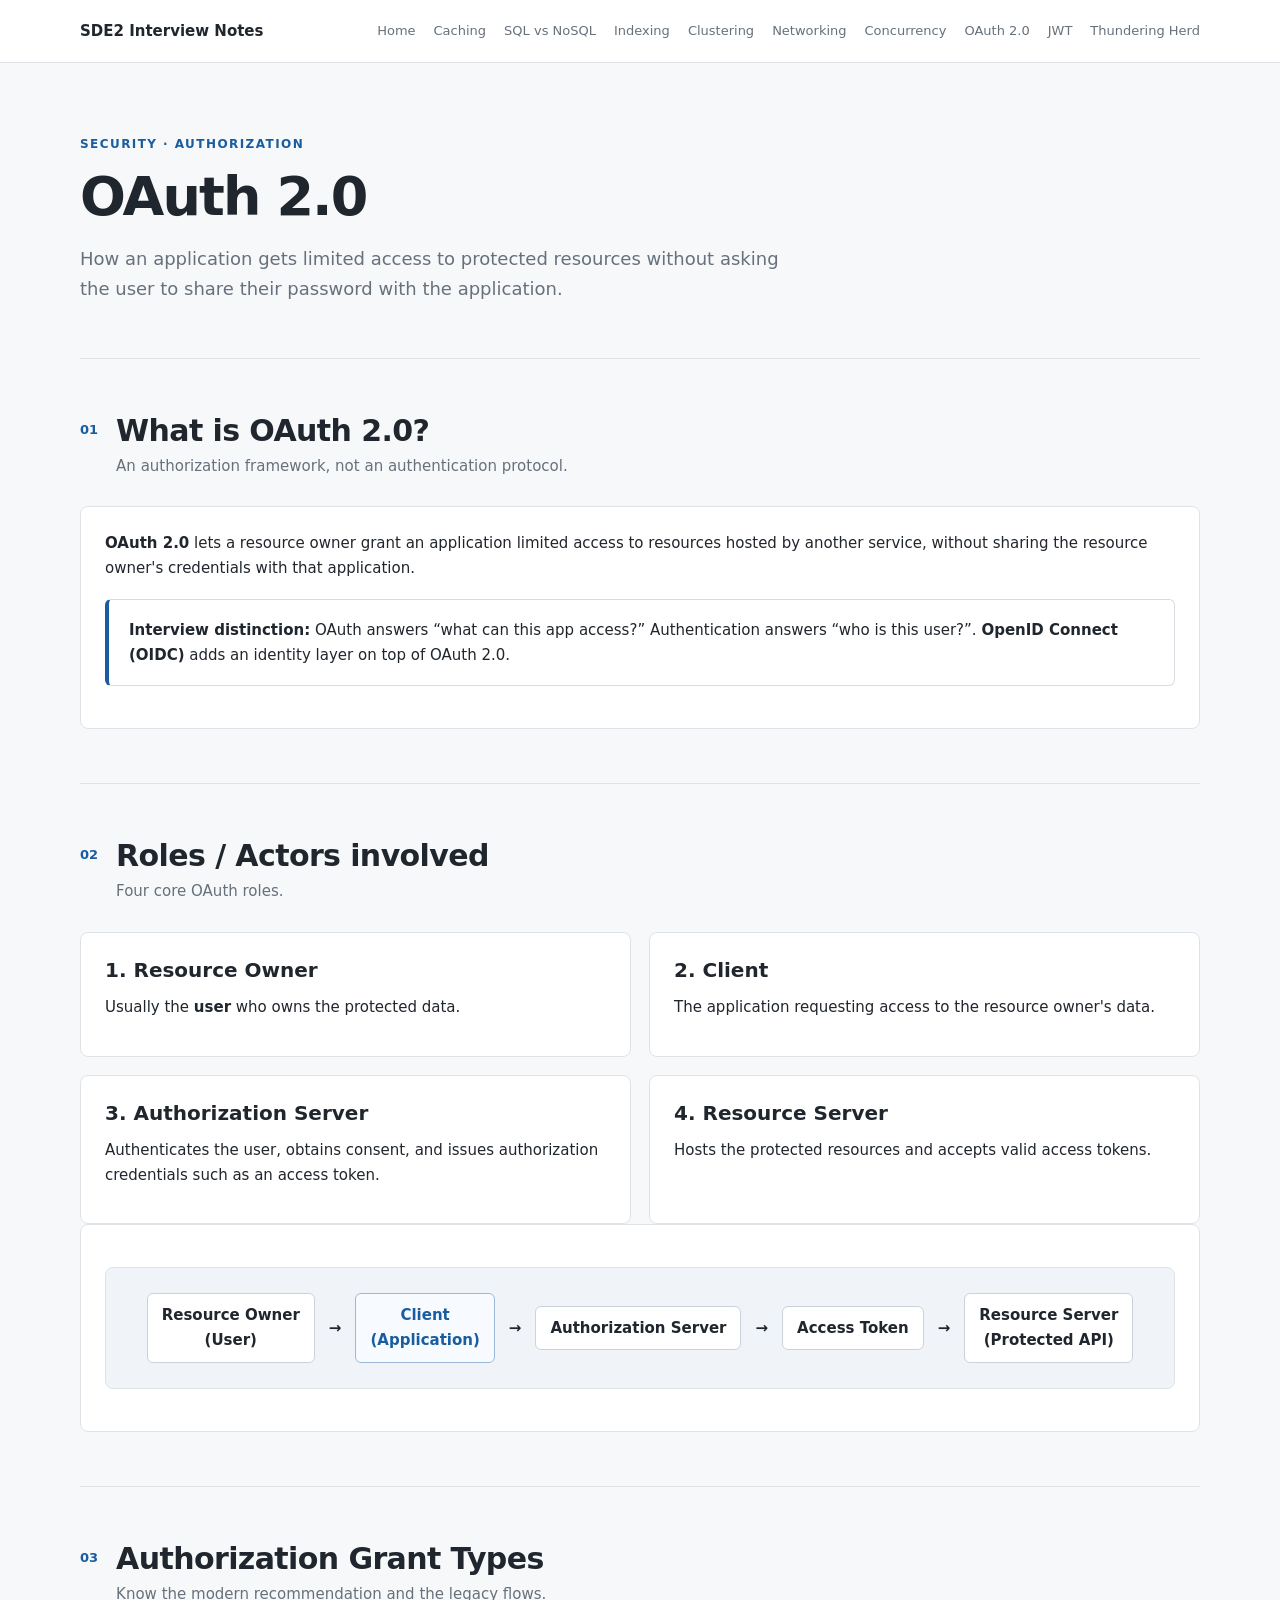
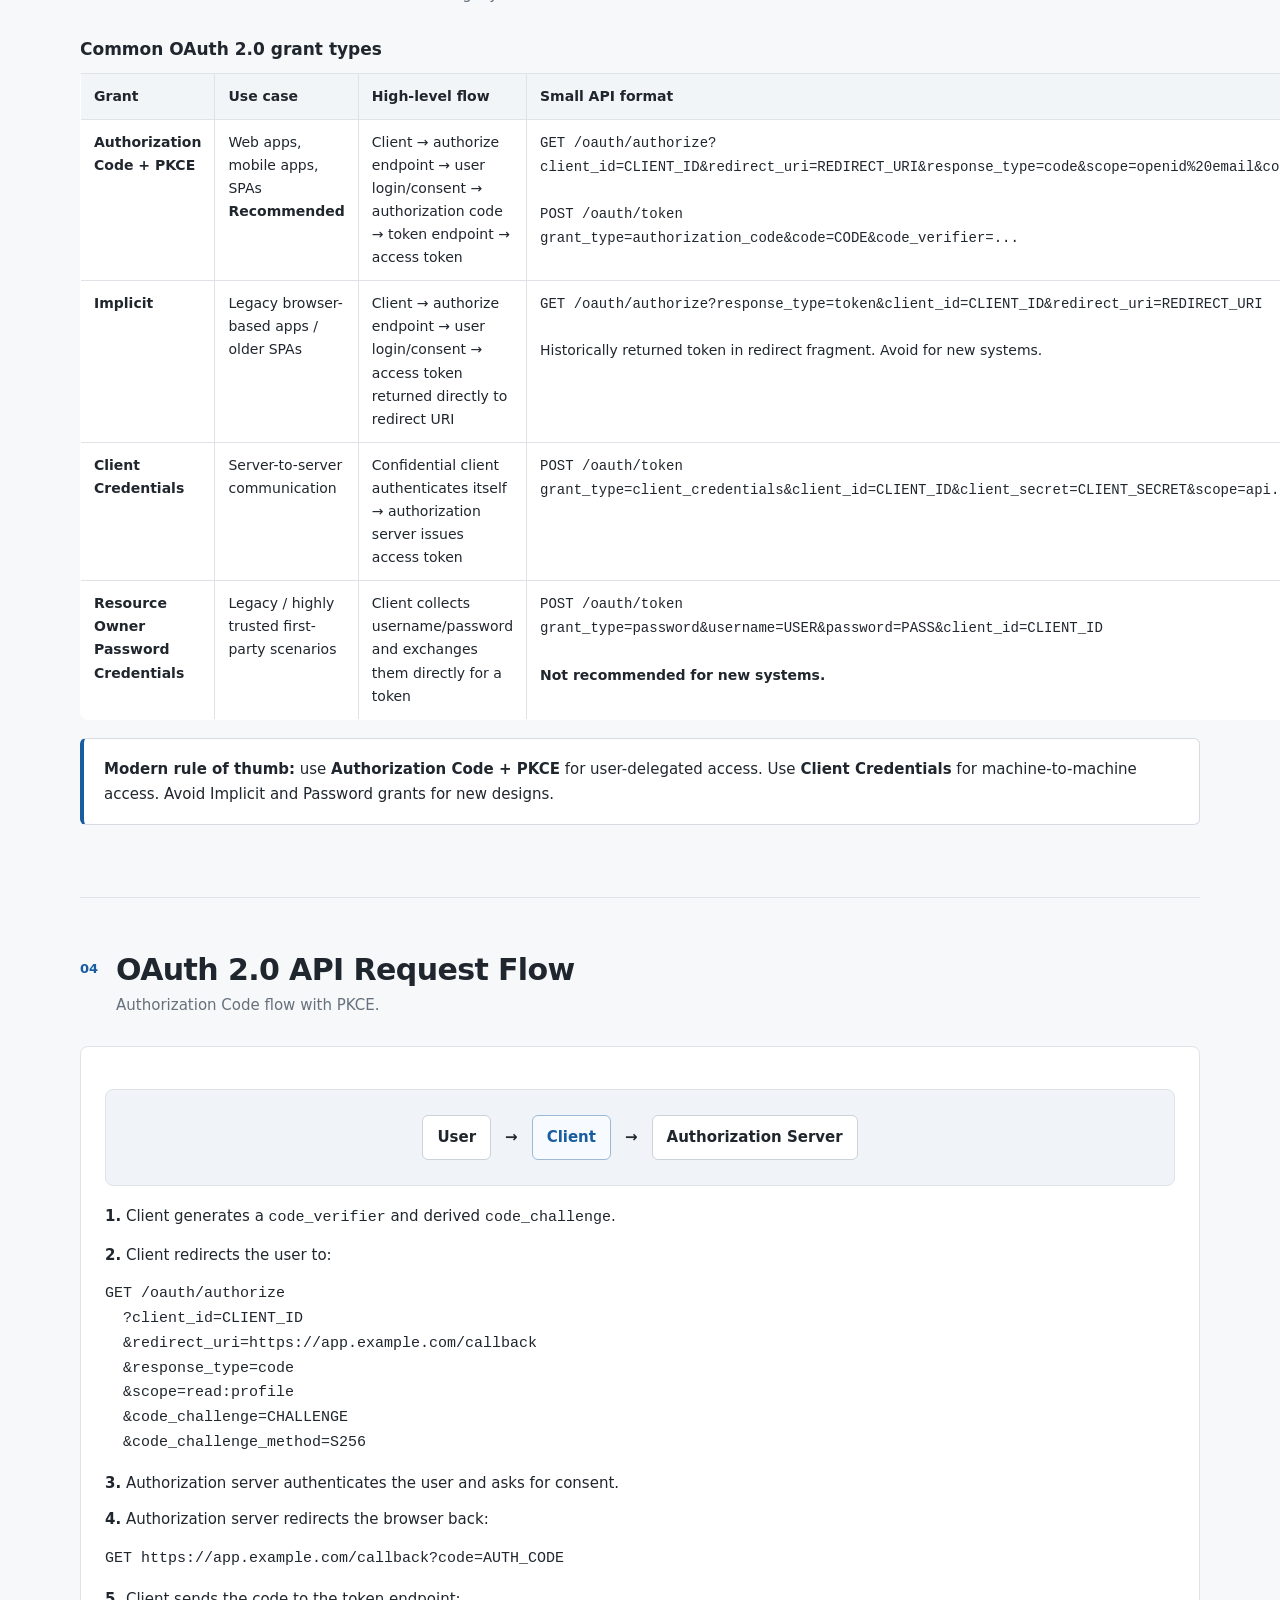
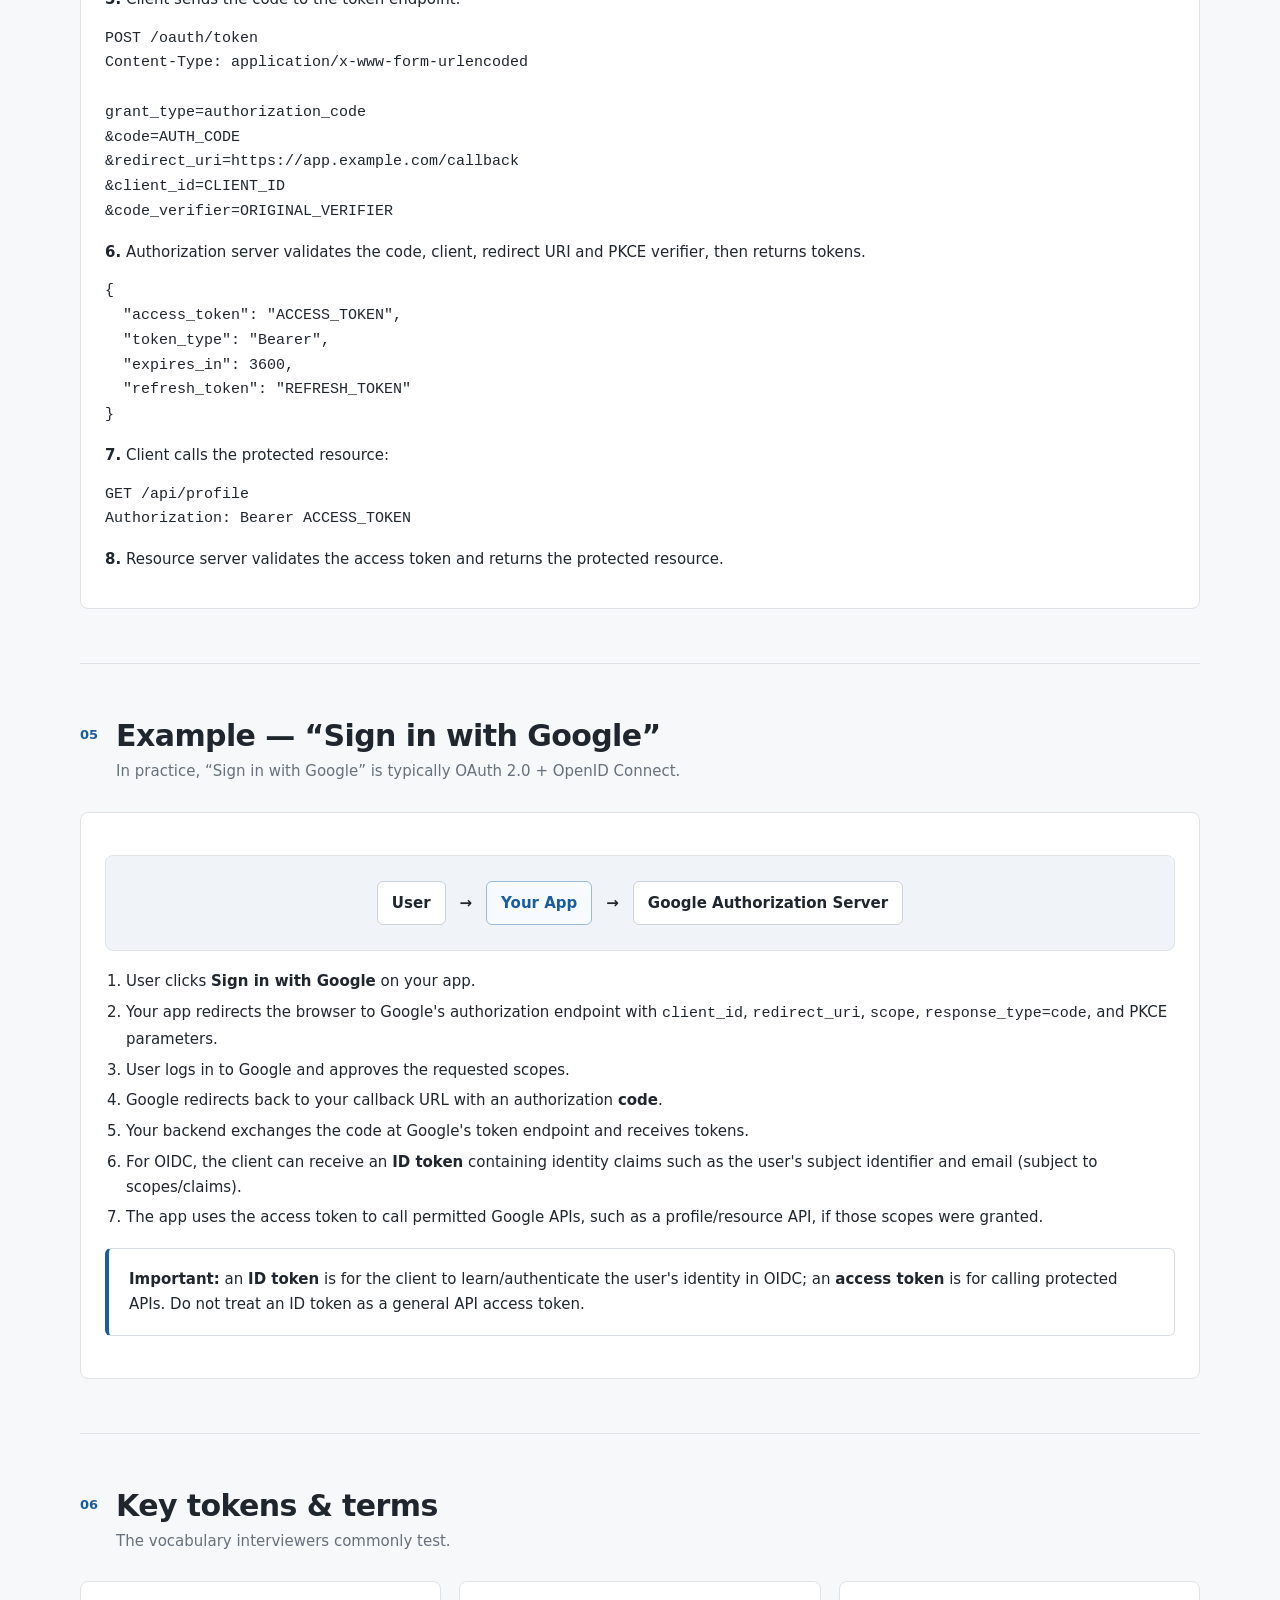
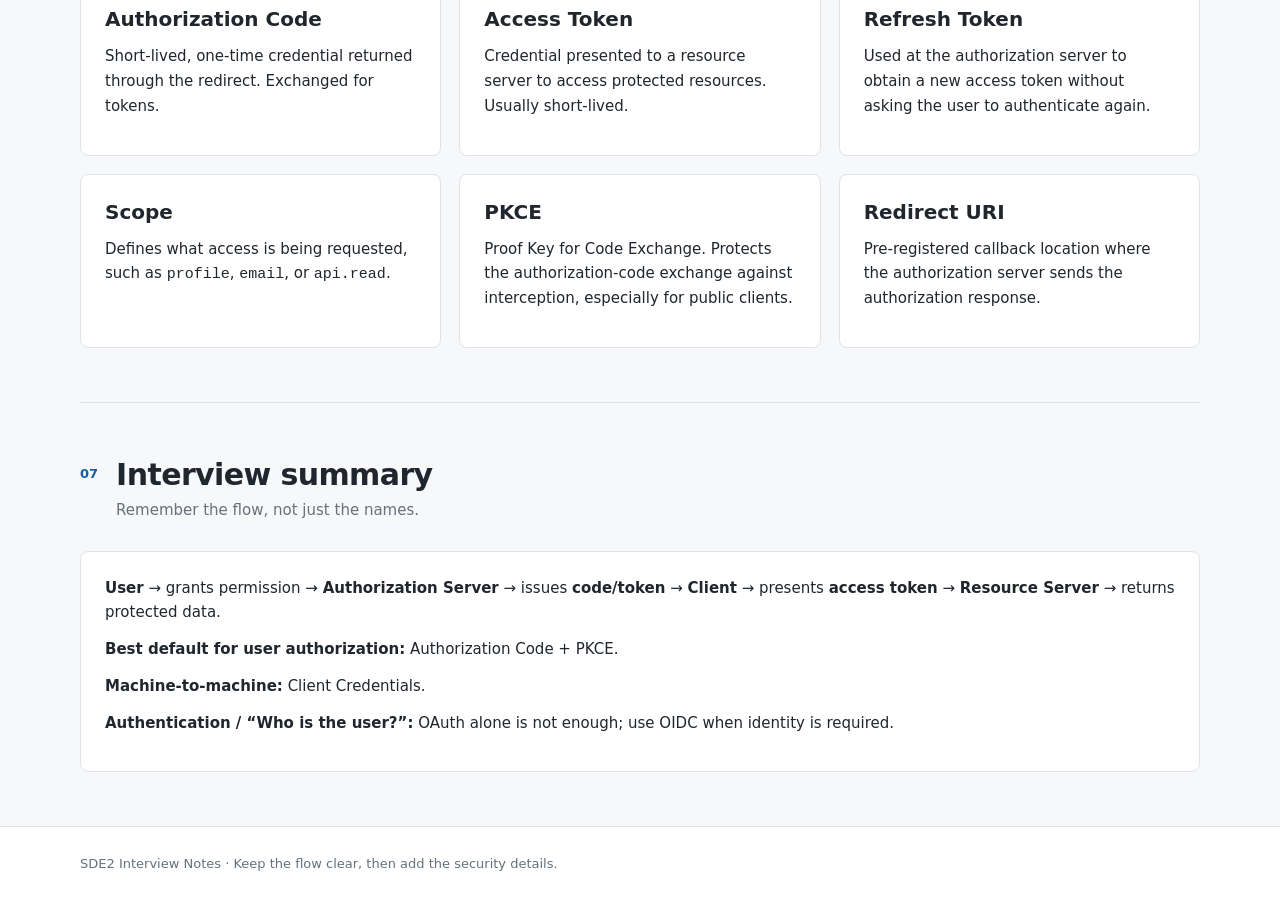
<file: oauth-2-0.html>
<!doctype html>
<html lang="en">
<head><meta charset="utf-8"><meta name="viewport" content="width=device-width,initial-scale=1"><title>OAuth 2.0 | SDE2 Interview Notes</title><link rel="stylesheet" href="styles.css"></head>
<body><header class="topbar"><div class="container nav"><a class="brand" href="index.html">SDE2 Interview Notes</a><nav></nav></div></header>
<main class="container">
<section class="intro"><p class="kicker">SECURITY · AUTHORIZATION</p><h1>OAuth 2.0</h1><p>How an application gets limited access to protected resources without asking the user to share their password with the application.</p></section>

<section class="section"><div class="section-head"><span class="num">01</span><div><h2>What is OAuth 2.0?</h2><p>An authorization framework, not an authentication protocol.</p></div></div><div class="card"><p><b>OAuth 2.0</b> lets a resource owner grant an application limited access to resources hosted by another service, without sharing the resource owner's credentials with that application.</p><div class="callout"><strong>Interview distinction:</strong> OAuth answers “what can this app access?” Authentication answers “who is this user?”. <b>OpenID Connect (OIDC)</b> adds an identity layer on top of OAuth 2.0.</div></div></section>

<section class="section"><div class="section-head"><span class="num">02</span><div><h2>Roles / Actors involved</h2><p>Four core OAuth roles.</p></div></div><div class="grid two"><article class="card"><h3>1. Resource Owner</h3><p>Usually the <b>user</b> who owns the protected data.</p></article><article class="card"><h3>2. Client</h3><p>The application requesting access to the resource owner's data.</p></article><article class="card"><h3>3. Authorization Server</h3><p>Authenticates the user, obtains consent, and issues authorization credentials such as an access token.</p></article><article class="card"><h3>4. Resource Server</h3><p>Hosts the protected resources and accepts valid access tokens.</p></article></div><div class="card"><div class="flow"><div>Resource Owner<br>(User)</div><span>→</span><div class="accent">Client<br>(Application)</div><span>→</span><div>Authorization Server</div><span>→</span><div>Access Token</div><span>→</span><div>Resource Server<br>(Protected API)</div></div></div></section>

<section class="section"><div class="section-head"><span class="num">03</span><div><h2>Authorization Grant Types</h2><p>Know the modern recommendation and the legacy flows.</p></div></div><table><caption>Common OAuth 2.0 grant types</caption><thead><tr><th>Grant</th><th>Use case</th><th>High-level flow</th><th>Small API format</th></tr></thead><tbody>
<tr><td><b>Authorization Code + PKCE</b></td><td>Web apps, mobile apps, SPAs<br><b>Recommended</b></td><td>Client → authorize endpoint → user login/consent → authorization code → token endpoint → access token</td><td><code>GET /oauth/authorize?client_id=CLIENT_ID&amp;redirect_uri=REDIRECT_URI&amp;response_type=code&amp;scope=openid%20email&amp;code_challenge=...</code><br><br><code>POST /oauth/token</code><br><code>grant_type=authorization_code&amp;code=CODE&amp;code_verifier=...</code></td></tr>
<tr><td><b>Implicit</b></td><td>Legacy browser-based apps / older SPAs</td><td>Client → authorize endpoint → user login/consent → access token returned directly to redirect URI</td><td><code>GET /oauth/authorize?response_type=token&amp;client_id=CLIENT_ID&amp;redirect_uri=REDIRECT_URI</code><br><br>Historically returned token in redirect fragment. Avoid for new systems.</td></tr>
<tr><td><b>Client Credentials</b></td><td>Server-to-server communication</td><td>Confidential client authenticates itself → authorization server issues access token</td><td><code>POST /oauth/token</code><br><code>grant_type=client_credentials&amp;client_id=CLIENT_ID&amp;client_secret=CLIENT_SECRET&amp;scope=api.read</code></td></tr>
<tr><td><b>Resource Owner Password Credentials</b></td><td>Legacy / highly trusted first-party scenarios</td><td>Client collects username/password and exchanges them directly for a token</td><td><code>POST /oauth/token</code><br><code>grant_type=password&amp;username=USER&amp;password=PASS&amp;client_id=CLIENT_ID</code><br><br><b>Not recommended for new systems.</b></td></tr>
</tbody></table><div class="callout"><strong>Modern rule of thumb:</strong> use <b>Authorization Code + PKCE</b> for user-delegated access. Use <b>Client Credentials</b> for machine-to-machine access. Avoid Implicit and Password grants for new designs.</div></section>

<section class="section"><div class="section-head"><span class="num">04</span><div><h2>OAuth 2.0 API Request Flow</h2><p>Authorization Code flow with PKCE.</p></div></div><div class="card"><div class="flow"><div>User</div><span>→</span><div class="accent">Client</div><span>→</span><div>Authorization Server</div></div><p><b>1.</b> Client generates a <code>code_verifier</code> and derived <code>code_challenge</code>.</p><p><b>2.</b> Client redirects the user to:</p><pre><code>GET /oauth/authorize
  ?client_id=CLIENT_ID
  &amp;redirect_uri=https://app.example.com/callback
  &amp;response_type=code
  &amp;scope=read:profile
  &amp;code_challenge=CHALLENGE
  &amp;code_challenge_method=S256</code></pre><p><b>3.</b> Authorization server authenticates the user and asks for consent.</p><p><b>4.</b> Authorization server redirects the browser back:</p><pre><code>GET https://app.example.com/callback?code=AUTH_CODE</code></pre><p><b>5.</b> Client sends the code to the token endpoint:</p><pre><code>POST /oauth/token
Content-Type: application/x-www-form-urlencoded

grant_type=authorization_code
&amp;code=AUTH_CODE
&amp;redirect_uri=https://app.example.com/callback
&amp;client_id=CLIENT_ID
&amp;code_verifier=ORIGINAL_VERIFIER</code></pre><p><b>6.</b> Authorization server validates the code, client, redirect URI and PKCE verifier, then returns tokens.</p><pre><code>{
  "access_token": "ACCESS_TOKEN",
  "token_type": "Bearer",
  "expires_in": 3600,
  "refresh_token": "REFRESH_TOKEN"
}</code></pre><p><b>7.</b> Client calls the protected resource:</p><pre><code>GET /api/profile
Authorization: Bearer ACCESS_TOKEN</code></pre><p><b>8.</b> Resource server validates the access token and returns the protected resource.</p></div></section>

<section class="section"><div class="section-head"><span class="num">05</span><div><h2>Example — “Sign in with Google”</h2><p>In practice, “Sign in with Google” is typically OAuth 2.0 + OpenID Connect.</p></div></div><div class="card"><div class="flow"><div>User</div><span>→</span><div class="accent">Your App</div><span>→</span><div>Google Authorization Server</div></div><ol><li>User clicks <b>Sign in with Google</b> on your app.</li><li>Your app redirects the browser to Google's authorization endpoint with <code>client_id</code>, <code>redirect_uri</code>, <code>scope</code>, <code>response_type=code</code>, and PKCE parameters.</li><li>User logs in to Google and approves the requested scopes.</li><li>Google redirects back to your callback URL with an authorization <b>code</b>.</li><li>Your backend exchanges the code at Google's token endpoint and receives tokens.</li><li>For OIDC, the client can receive an <b>ID token</b> containing identity claims such as the user's subject identifier and email (subject to scopes/claims).</li><li>The app uses the access token to call permitted Google APIs, such as a profile/resource API, if those scopes were granted.</li></ol><div class="callout"><strong>Important:</strong> an <b>ID token</b> is for the client to learn/authenticate the user's identity in OIDC; an <b>access token</b> is for calling protected APIs. Do not treat an ID token as a general API access token.</div></div></section>

<section class="section"><div class="section-head"><span class="num">06</span><div><h2>Key tokens & terms</h2><p>The vocabulary interviewers commonly test.</p></div></div><div class="grid three"><article class="card"><h3>Authorization Code</h3><p>Short-lived, one-time credential returned through the redirect. Exchanged for tokens.</p></article><article class="card"><h3>Access Token</h3><p>Credential presented to a resource server to access protected resources. Usually short-lived.</p></article><article class="card"><h3>Refresh Token</h3><p>Used at the authorization server to obtain a new access token without asking the user to authenticate again.</p></article><article class="card"><h3>Scope</h3><p>Defines what access is being requested, such as <code>profile</code>, <code>email</code>, or <code>api.read</code>.</p></article><article class="card"><h3>PKCE</h3><p>Proof Key for Code Exchange. Protects the authorization-code exchange against interception, especially for public clients.</p></article><article class="card"><h3>Redirect URI</h3><p>Pre-registered callback location where the authorization server sends the authorization response.</p></article></div></section>

<section class="section"><div class="section-head"><span class="num">07</span><div><h2>Interview summary</h2><p>Remember the flow, not just the names.</p></div></div><div class="card"><p><b>User</b> → grants permission → <b>Authorization Server</b> → issues <b>code/token</b> → <b>Client</b> → presents <b>access token</b> → <b>Resource Server</b> → returns protected data.</p><p><b>Best default for user authorization:</b> Authorization Code + PKCE.</p><p><b>Machine-to-machine:</b> Client Credentials.</p><p><b>Authentication / “Who is the user?”:</b> OAuth alone is not enough; use OIDC when identity is required.</p></div></section>
</main><footer><div class="container">SDE2 Interview Notes · Keep the flow clear, then add the security details.</div></footer><script src="app.js"></script></body></html>
</file>
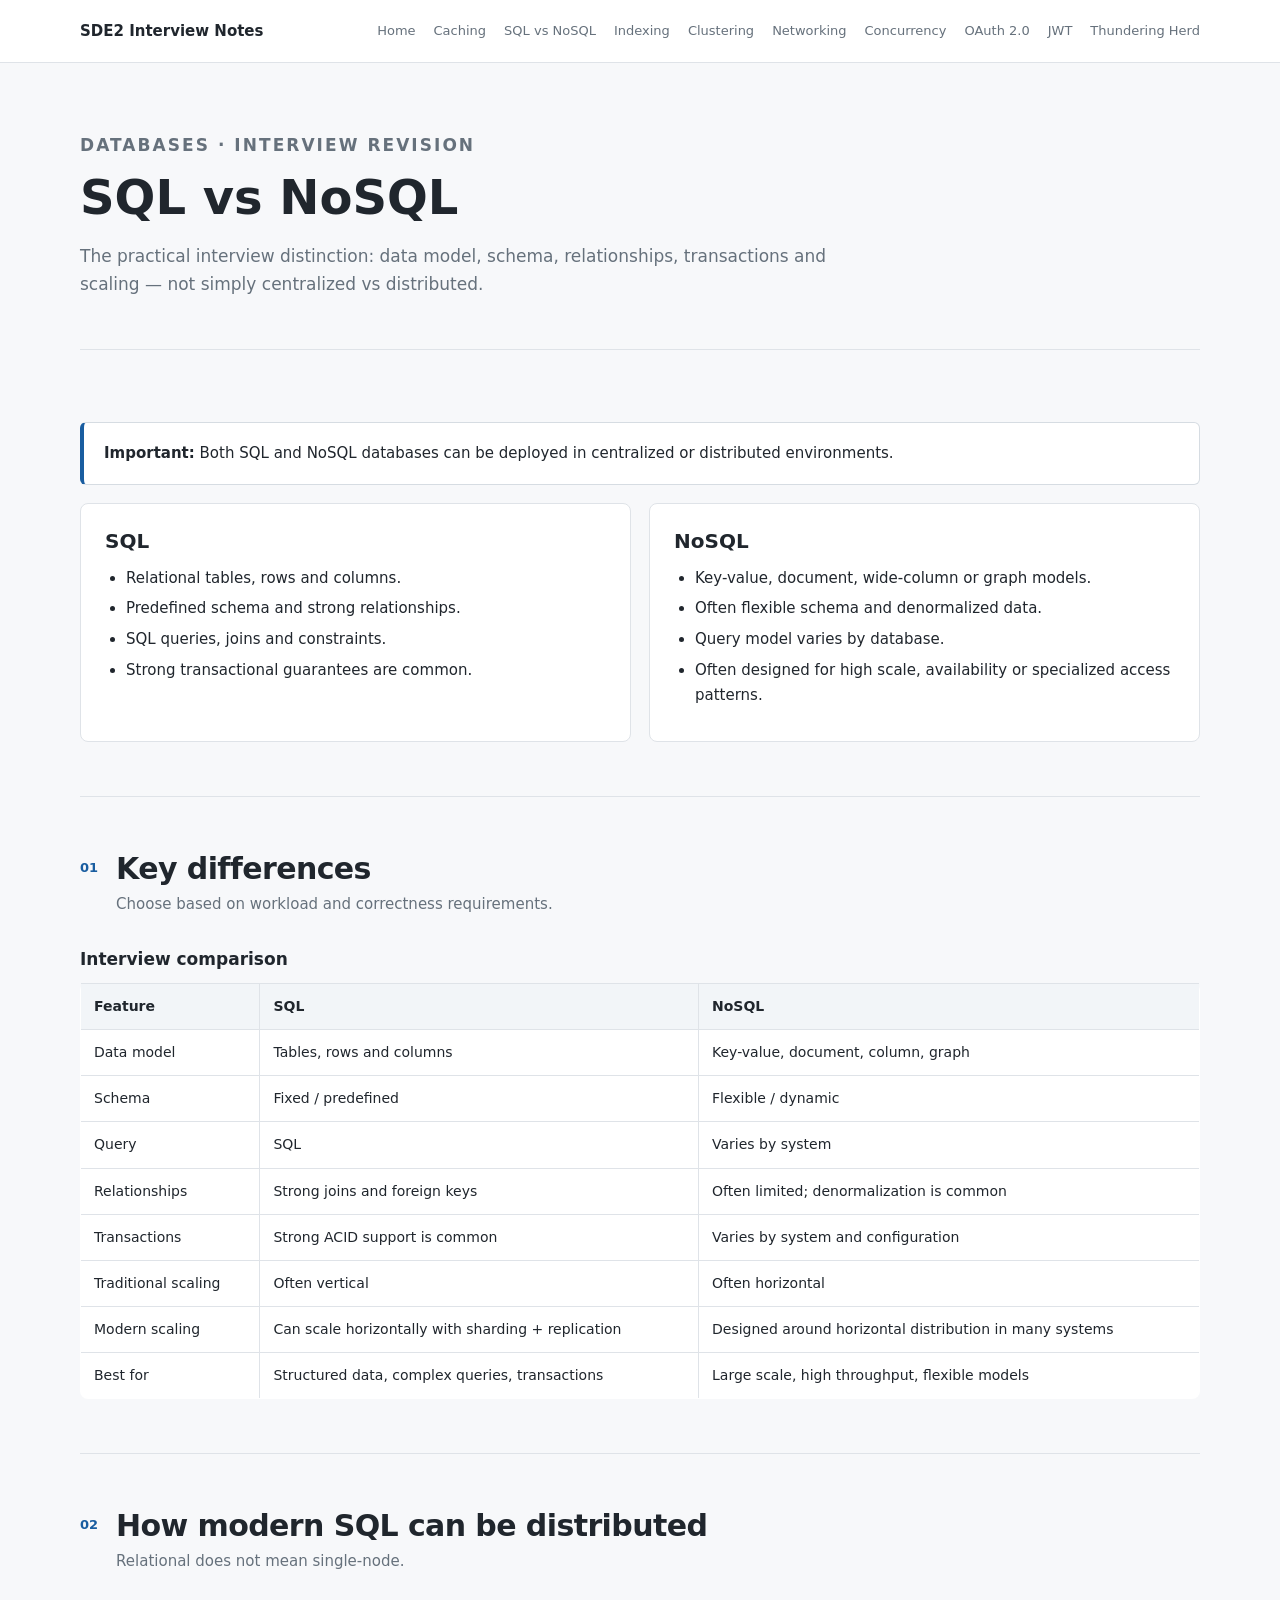
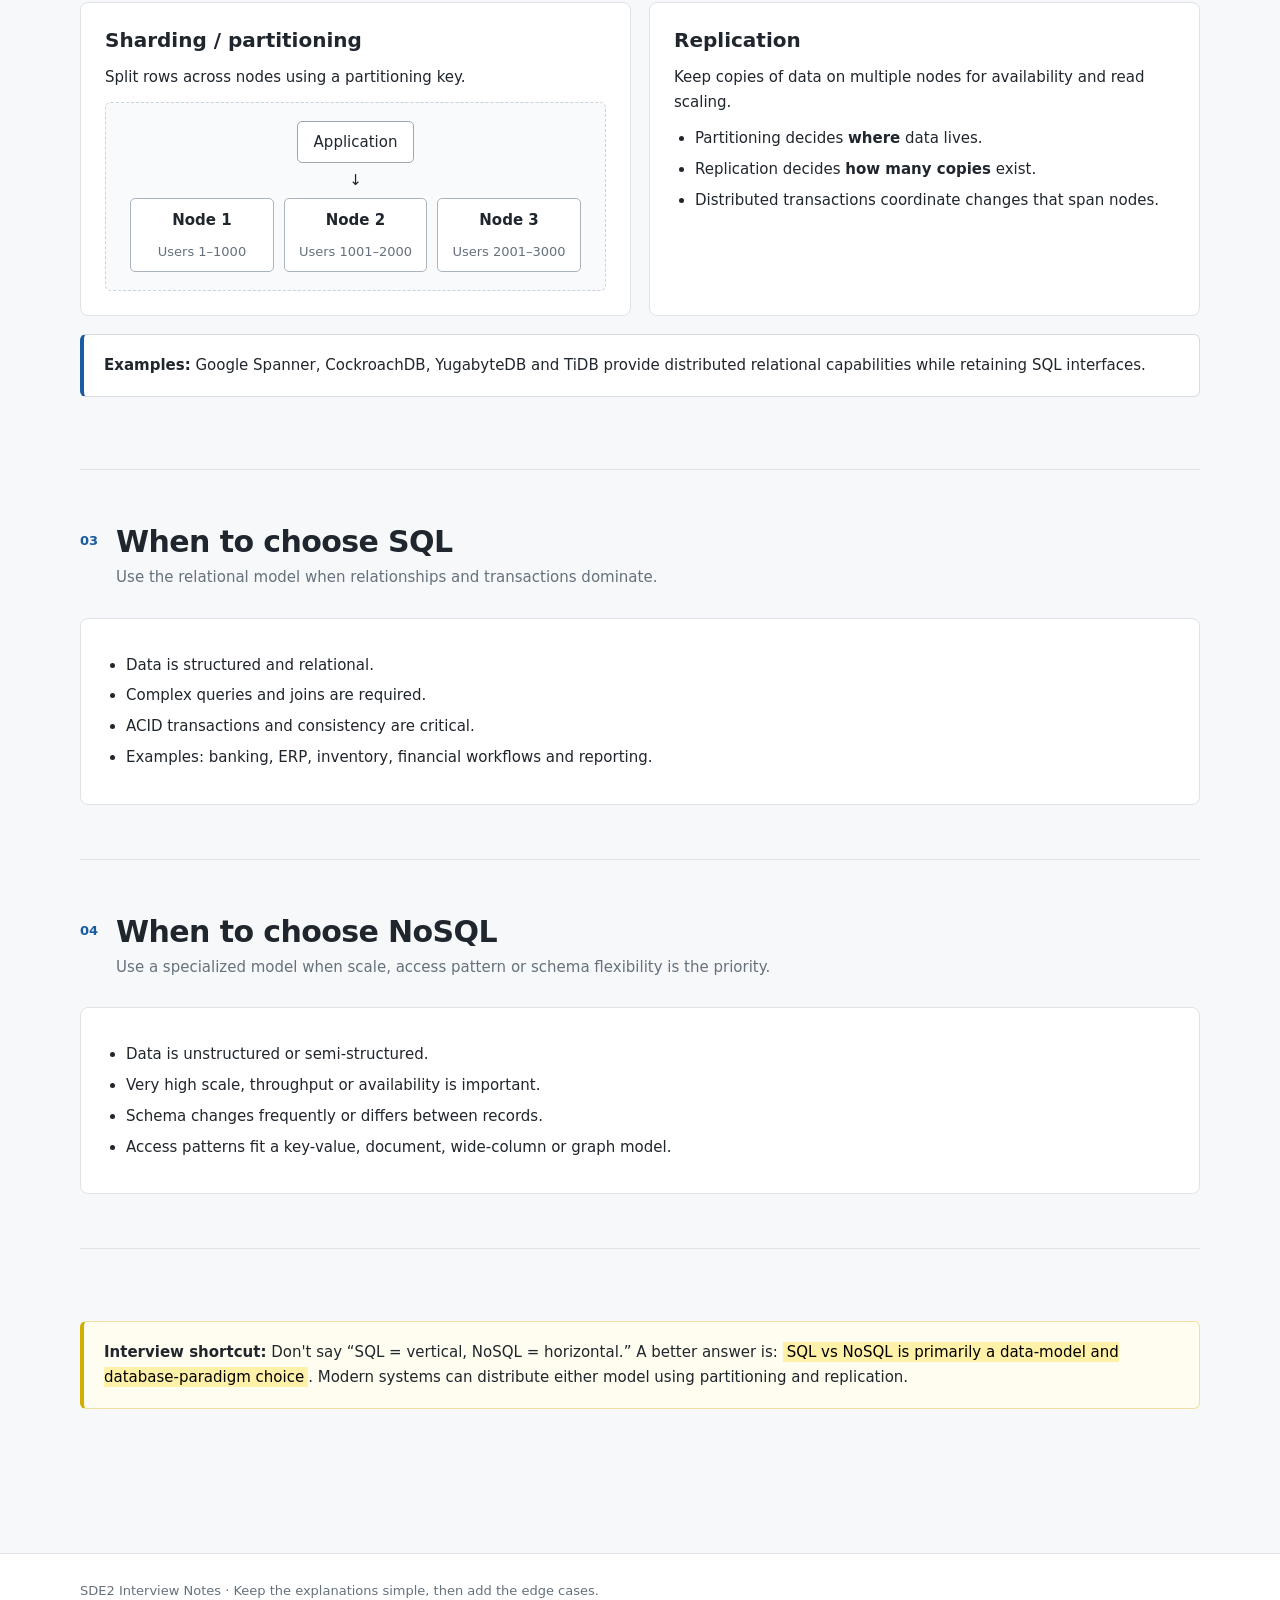
<file: sql-vs-nosql.html>
<!doctype html>
<html lang="en">
<head>
<meta charset="utf-8"><meta name="viewport" content="width=device-width,initial-scale=1">
<meta name="description" content="SDE2 interview notes comparing SQL and NoSQL databases, transactions, schema, scaling, sharding and replication.">
<title>SQL vs NoSQL · SDE2 Interview Notes</title><link rel="stylesheet" href="styles.css">
</head>
<body>
<header class="topbar"><div class="container nav"><a class="brand" href="index.html">SDE2 Interview Notes</a><nav></nav></div></header>
<main class="container topic-page">
<section class="topic-head"><p class="kicker">DATABASES · INTERVIEW REVISION</p><h1>SQL vs NoSQL</h1><p>The practical interview distinction: data model, schema, relationships, transactions and scaling — not simply centralized vs distributed.</p></section>
<section class="section"><div class="callout"><strong>Important:</strong> Both SQL and NoSQL databases can be deployed in centralized or distributed environments.</div><div class="grid two"><article class="card"><h3>SQL</h3><ul><li>Relational tables, rows and columns.</li><li>Predefined schema and strong relationships.</li><li>SQL queries, joins and constraints.</li><li>Strong transactional guarantees are common.</li></ul></article><article class="card"><h3>NoSQL</h3><ul><li>Key-value, document, wide-column or graph models.</li><li>Often flexible schema and denormalized data.</li><li>Query model varies by database.</li><li>Often designed for high scale, availability or specialized access patterns.</li></ul></article></div></section>
<section class="section"><div class="section-head"><span class="num">01</span><div><h2>Key differences</h2><p>Choose based on workload and correctness requirements.</p></div></div><table><caption>Interview comparison</caption><thead><tr><th>Feature</th><th>SQL</th><th>NoSQL</th></tr></thead><tbody><tr><td>Data model</td><td>Tables, rows and columns</td><td>Key-value, document, column, graph</td></tr><tr><td>Schema</td><td>Fixed / predefined</td><td>Flexible / dynamic</td></tr><tr><td>Query</td><td>SQL</td><td>Varies by system</td></tr><tr><td>Relationships</td><td>Strong joins and foreign keys</td><td>Often limited; denormalization is common</td></tr><tr><td>Transactions</td><td>Strong ACID support is common</td><td>Varies by system and configuration</td></tr><tr><td>Traditional scaling</td><td>Often vertical</td><td>Often horizontal</td></tr><tr><td>Modern scaling</td><td>Can scale horizontally with sharding + replication</td><td>Designed around horizontal distribution in many systems</td></tr><tr><td>Best for</td><td>Structured data, complex queries, transactions</td><td>Large scale, high throughput, flexible models</td></tr></tbody></table></section>
<section class="section"><div class="section-head"><span class="num">02</span><div><h2>How modern SQL can be distributed</h2><p>Relational does not mean single-node.</p></div></div><div class="grid two"><article class="card"><h3>Sharding / partitioning</h3><p>Split rows across nodes using a partitioning key.</p><div class="diagram"><div class="box">Application</div><div class="arrow">↓</div><div class="nodes"><div><b>Node 1</b><span>Users 1–1000</span></div><div><b>Node 2</b><span>Users 1001–2000</span></div><div><b>Node 3</b><span>Users 2001–3000</span></div></div></div></article><article class="card"><h3>Replication</h3><p>Keep copies of data on multiple nodes for availability and read scaling.</p><ul><li>Partitioning decides <b>where</b> data lives.</li><li>Replication decides <b>how many copies</b> exist.</li><li>Distributed transactions coordinate changes that span nodes.</li></ul></article></div><div class="callout"><strong>Examples:</strong> Google Spanner, CockroachDB, YugabyteDB and TiDB provide distributed relational capabilities while retaining SQL interfaces.</div></section>
<section class="section"><div class="section-head"><span class="num">03</span><div><h2>When to choose SQL</h2><p>Use the relational model when relationships and transactions dominate.</p></div></div><div class="card"><ul><li>Data is structured and relational.</li><li>Complex queries and joins are required.</li><li>ACID transactions and consistency are critical.</li><li>Examples: banking, ERP, inventory, financial workflows and reporting.</li></ul></div></section>
<section class="section"><div class="section-head"><span class="num">04</span><div><h2>When to choose NoSQL</h2><p>Use a specialized model when scale, access pattern or schema flexibility is the priority.</p></div></div><div class="card"><ul><li>Data is unstructured or semi-structured.</li><li>Very high scale, throughput or availability is important.</li><li>Schema changes frequently or differs between records.</li><li>Access patterns fit a key-value, document, wide-column or graph model.</li></ul></div></section>
<section class="section"><div class="callout interview"><strong>Interview shortcut:</strong> Don't say “SQL = vertical, NoSQL = horizontal.” A better answer is: <mark>SQL vs NoSQL is primarily a data-model and database-paradigm choice</mark>. Modern systems can distribute either model using partitioning and replication.</div></section>
</main>
<footer><div class="container">SDE2 Interview Notes · Keep the explanations simple, then add the edge cases.</div></footer>
<script src="app.js"></script>
</body>
</html>
</file>
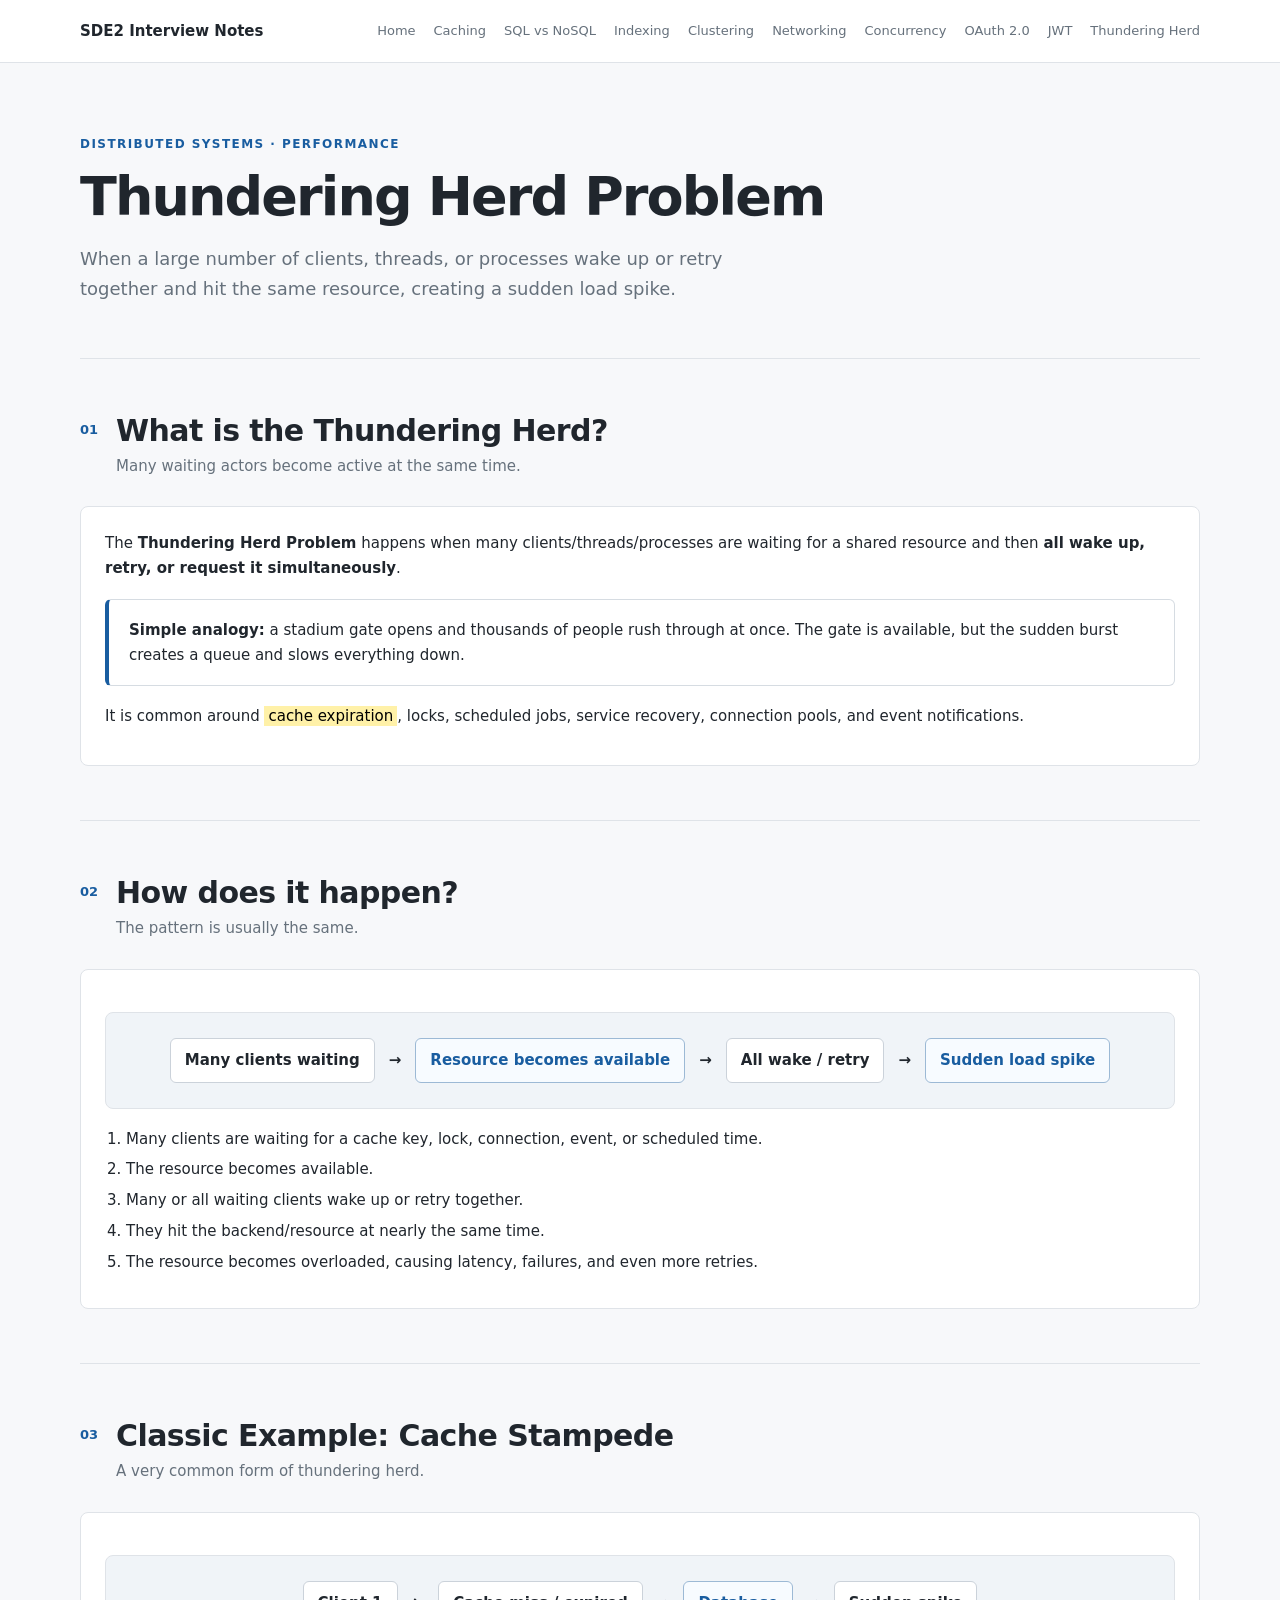
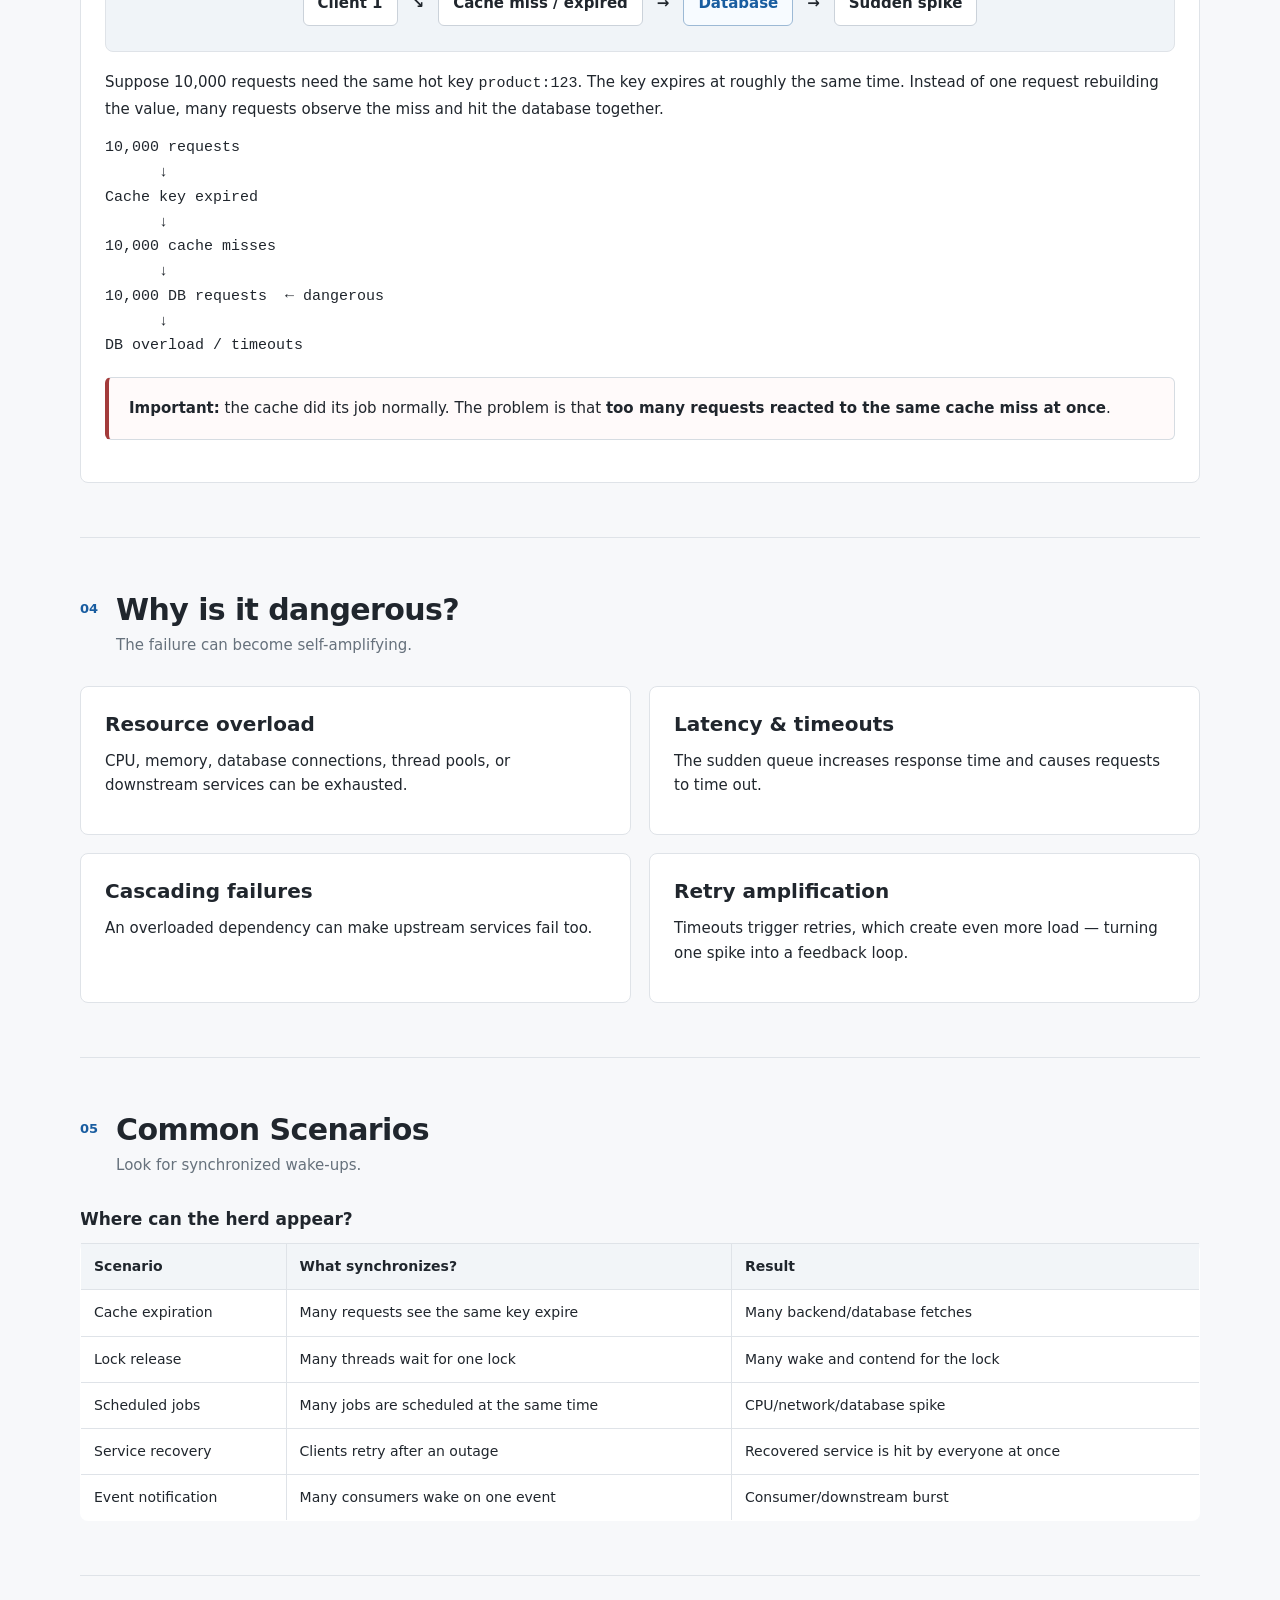
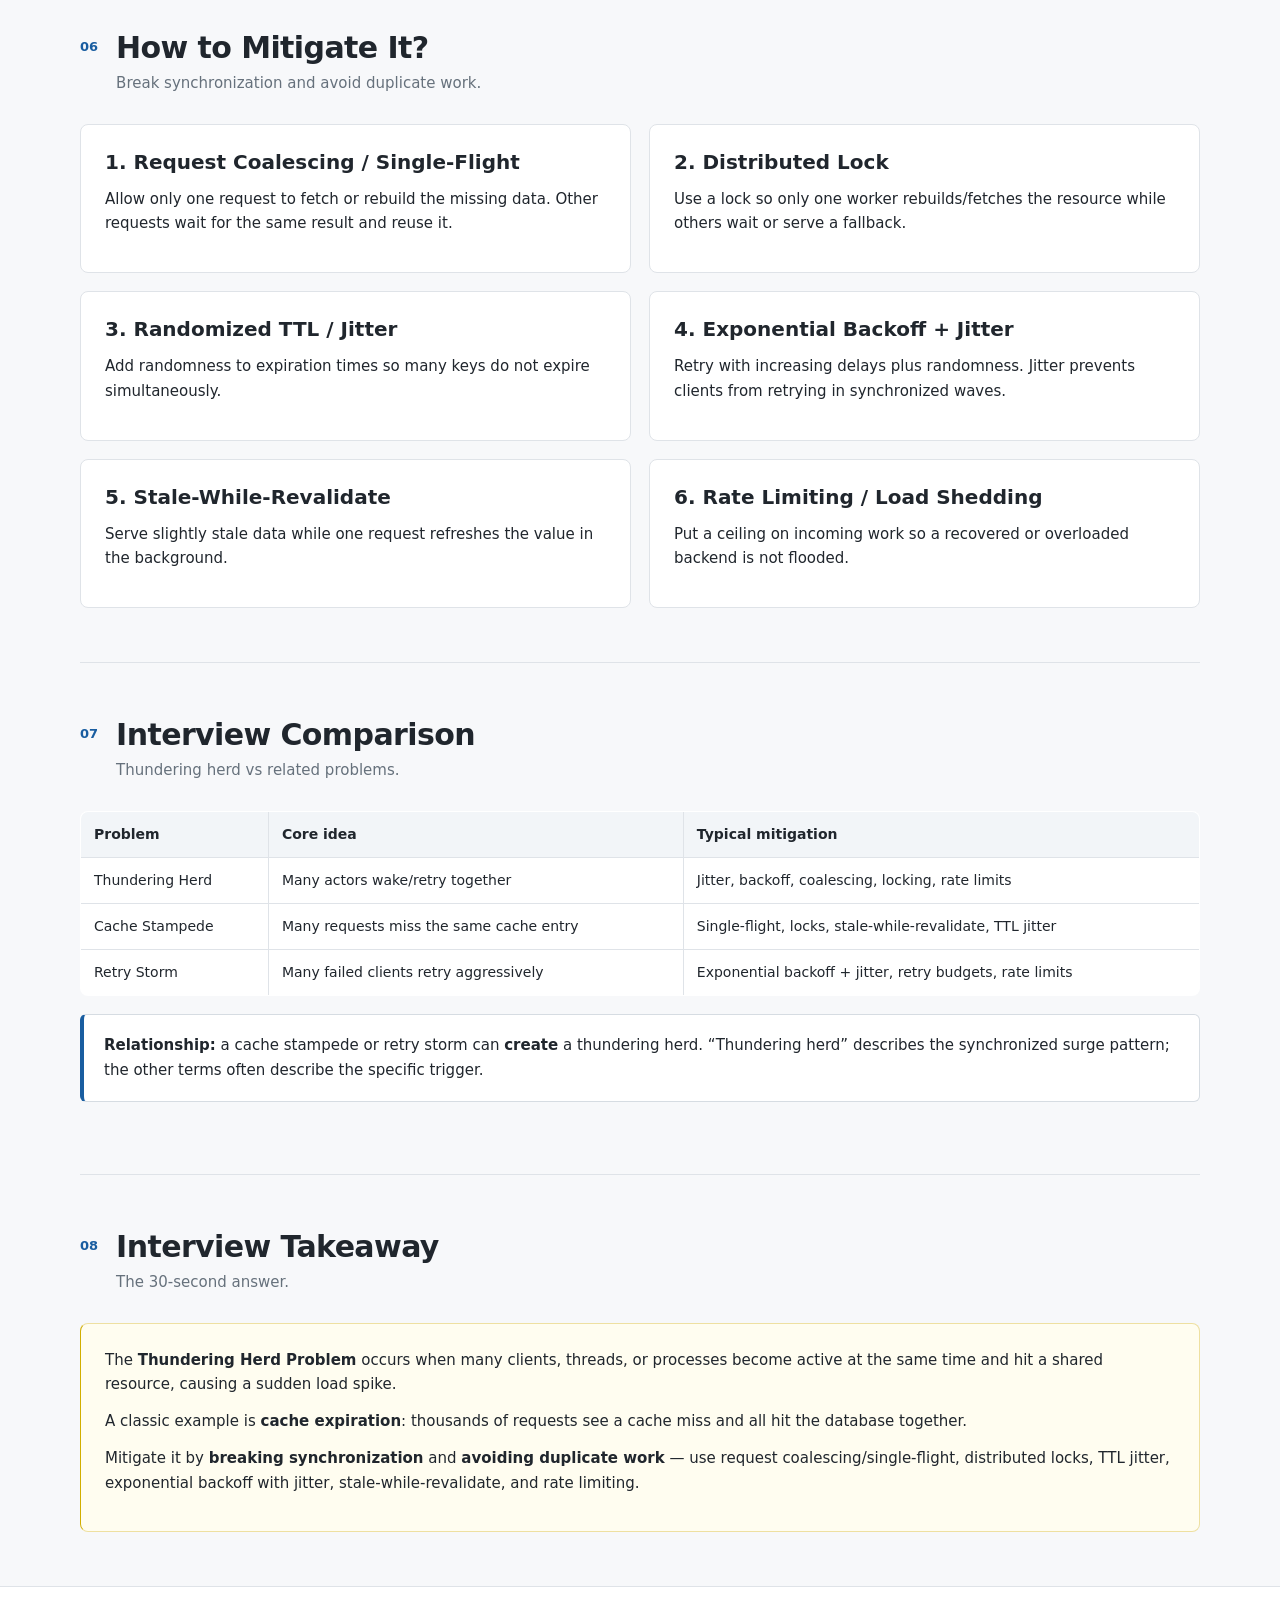
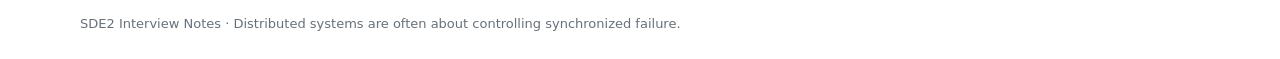
<file: thundering-herd.html>
<!doctype html>
<html lang="en">
<head><meta charset="utf-8"><meta name="viewport" content="width=device-width,initial-scale=1"><title>Thundering Herd Problem | SDE2 Interview Notes</title><link rel="stylesheet" href="styles.css"></head>
<body><header class="topbar"><div class="container nav"><a class="brand" href="index.html">SDE2 Interview Notes</a><nav></nav></div></header>
<main class="container">
<section class="intro"><p class="kicker">DISTRIBUTED SYSTEMS · PERFORMANCE</p><h1>Thundering Herd Problem</h1><p>When a large number of clients, threads, or processes wake up or retry together and hit the same resource, creating a sudden load spike.</p></section>

<section class="section"><div class="section-head"><span class="num">01</span><div><h2>What is the Thundering Herd?</h2><p>Many waiting actors become active at the same time.</p></div></div><div class="card"><p>The <b>Thundering Herd Problem</b> happens when many clients/threads/processes are waiting for a shared resource and then <b>all wake up, retry, or request it simultaneously</b>.</p><div class="callout"><strong>Simple analogy:</strong> a stadium gate opens and thousands of people rush through at once. The gate is available, but the sudden burst creates a queue and slows everything down.</div><p>It is common around <mark>cache expiration</mark>, locks, scheduled jobs, service recovery, connection pools, and event notifications.</p></div></section>

<section class="section"><div class="section-head"><span class="num">02</span><div><h2>How does it happen?</h2><p>The pattern is usually the same.</p></div></div><div class="card"><div class="flow"><div>Many clients waiting</div><span>→</span><div class="accent">Resource becomes available</div><span>→</span><div>All wake / retry</div><span>→</span><div class="accent">Sudden load spike</div></div><ol><li>Many clients are waiting for a cache key, lock, connection, event, or scheduled time.</li><li>The resource becomes available.</li><li>Many or all waiting clients wake up or retry together.</li><li>They hit the backend/resource at nearly the same time.</li><li>The resource becomes overloaded, causing latency, failures, and even more retries.</li></ol></div></section>

<section class="section"><div class="section-head"><span class="num">03</span><div><h2>Classic Example: Cache Stampede</h2><p>A very common form of thundering herd.</p></div></div><div class="card"><div class="flow"><div>Client 1</div><span>↘</span><div>Cache miss / expired</div><span>→</span><div class="accent">Database</div><span>→</span><div>Sudden spike</div></div><p>Suppose 10,000 requests need the same hot key <code>product:123</code>. The key expires at roughly the same time. Instead of one request rebuilding the value, many requests observe the miss and hit the database together.</p><pre><code>10,000 requests
      ↓
Cache key expired
      ↓
10,000 cache misses
      ↓
10,000 DB requests  ← dangerous
      ↓
DB overload / timeouts</code></pre><div class="callout danger"><strong>Important:</strong> the cache did its job normally. The problem is that <b>too many requests reacted to the same cache miss at once</b>.</div></div></section>

<section class="section"><div class="section-head"><span class="num">04</span><div><h2>Why is it dangerous?</h2><p>The failure can become self-amplifying.</p></div></div><div class="grid two"><article class="card"><h3>Resource overload</h3><p>CPU, memory, database connections, thread pools, or downstream services can be exhausted.</p></article><article class="card"><h3>Latency & timeouts</h3><p>The sudden queue increases response time and causes requests to time out.</p></article><article class="card"><h3>Cascading failures</h3><p>An overloaded dependency can make upstream services fail too.</p></article><article class="card"><h3>Retry amplification</h3><p>Timeouts trigger retries, which create even more load — turning one spike into a feedback loop.</p></article></div></section>

<section class="section"><div class="section-head"><span class="num">05</span><div><h2>Common Scenarios</h2><p>Look for synchronized wake-ups.</p></div></div><table><caption>Where can the herd appear?</caption><thead><tr><th>Scenario</th><th>What synchronizes?</th><th>Result</th></tr></thead><tbody>
<tr><td>Cache expiration</td><td>Many requests see the same key expire</td><td>Many backend/database fetches</td></tr>
<tr><td>Lock release</td><td>Many threads wait for one lock</td><td>Many wake and contend for the lock</td></tr>
<tr><td>Scheduled jobs</td><td>Many jobs are scheduled at the same time</td><td>CPU/network/database spike</td></tr>
<tr><td>Service recovery</td><td>Clients retry after an outage</td><td>Recovered service is hit by everyone at once</td></tr>
<tr><td>Event notification</td><td>Many consumers wake on one event</td><td>Consumer/downstream burst</td></tr>
</tbody></table></section>

<section class="section"><div class="section-head"><span class="num">06</span><div><h2>How to Mitigate It?</h2><p>Break synchronization and avoid duplicate work.</p></div></div><div class="grid two">
<article class="card"><h3>1. Request Coalescing / Single-Flight</h3><p>Allow only one request to fetch or rebuild the missing data. Other requests wait for the same result and reuse it.</p></article>
<article class="card"><h3>2. Distributed Lock</h3><p>Use a lock so only one worker rebuilds/fetches the resource while others wait or serve a fallback.</p></article>
<article class="card"><h3>3. Randomized TTL / Jitter</h3><p>Add randomness to expiration times so many keys do not expire simultaneously.</p></article>
<article class="card"><h3>4. Exponential Backoff + Jitter</h3><p>Retry with increasing delays plus randomness. Jitter prevents clients from retrying in synchronized waves.</p></article>
<article class="card"><h3>5. Stale-While-Revalidate</h3><p>Serve slightly stale data while one request refreshes the value in the background.</p></article>
<article class="card"><h3>6. Rate Limiting / Load Shedding</h3><p>Put a ceiling on incoming work so a recovered or overloaded backend is not flooded.</p></article>
</div></section>

<section class="section"><div class="section-head"><span class="num">07</span><div><h2>Interview Comparison</h2><p>Thundering herd vs related problems.</p></div></div><table><thead><tr><th>Problem</th><th>Core idea</th><th>Typical mitigation</th></tr></thead><tbody>
<tr><td>Thundering Herd</td><td>Many actors wake/retry together</td><td>Jitter, backoff, coalescing, locking, rate limits</td></tr>
<tr><td>Cache Stampede</td><td>Many requests miss the same cache entry</td><td>Single-flight, locks, stale-while-revalidate, TTL jitter</td></tr>
<tr><td>Retry Storm</td><td>Many failed clients retry aggressively</td><td>Exponential backoff + jitter, retry budgets, rate limits</td></tr>
</tbody></table><div class="callout"><strong>Relationship:</strong> a cache stampede or retry storm can <b>create</b> a thundering herd. “Thundering herd” describes the synchronized surge pattern; the other terms often describe the specific trigger.</div></section>

<section class="section"><div class="section-head"><span class="num">08</span><div><h2>Interview Takeaway</h2><p>The 30-second answer.</p></div></div><div class="card interview"><p>The <b>Thundering Herd Problem</b> occurs when many clients, threads, or processes become active at the same time and hit a shared resource, causing a sudden load spike.</p><p>A classic example is <b>cache expiration</b>: thousands of requests see a cache miss and all hit the database together.</p><p>Mitigate it by <b>breaking synchronization</b> and <b>avoiding duplicate work</b> — use request coalescing/single-flight, distributed locks, TTL jitter, exponential backoff with jitter, stale-while-revalidate, and rate limiting.</p></div></section>
</main><footer><div class="container">SDE2 Interview Notes · Distributed systems are often about controlling synchronized failure.</div></footer><script src="app.js"></script></body></html>
</file>
<file: styles.css>
:root{--bg:#f7f8fa;--surface:#fff;--text:#20262d;--muted:#66717c;--border:#dfe3e8;--blue:#195da0;--yellow:#fff1a8;--green:#26734d;--red:#a33b3b;--max:1120px}*{box-sizing:border-box}html{scroll-behavior:smooth}body{margin:0;background:var(--bg);color:var(--text);font:15px/1.65 Inter,ui-sans-serif,system-ui,-apple-system,"Segoe UI",sans-serif}.container{width:min(var(--max),calc(100% - 40px));margin:auto}.topbar{position:sticky;top:0;z-index:10;background:rgba(255,255,255,.96);border-bottom:1px solid var(--border)}.nav{height:62px;display:flex;align-items:center;justify-content:space-between;gap:24px}.brand{font-weight:750;color:var(--text);text-decoration:none}.nav nav{display:flex;gap:18px;overflow-x:auto;white-space:nowrap}.nav nav a{color:var(--muted);text-decoration:none;font-size:13px}.nav nav a:hover{color:var(--blue)}.intro{padding:72px 0 54px;max-width:780px}.kicker{font-size:12px;font-weight:750;letter-spacing:.12em;color:var(--blue);margin:0 0 12px}.intro h1{font-size:clamp(34px,5vw,54px);line-height:1.1;letter-spacing:-.035em;margin:0 0 18px}.intro>p:last-child{font-size:18px;color:var(--muted);max-width:720px;margin:0}.section{padding:54px 0;border-top:1px solid var(--border)}.section-head{display:flex;gap:18px;align-items:flex-start;margin-bottom:28px}.num{font-size:13px;font-weight:800;color:var(--blue);padding-top:6px}.section h2{font-size:30px;line-height:1.2;letter-spacing:-.02em;margin:0 0 5px}.section-head p{color:var(--muted);margin:0}.grid{display:grid;gap:18px}.grid.two{grid-template-columns:repeat(2,minmax(0,1fr))}.grid.three{grid-template-columns:repeat(3,minmax(0,1fr))}.card{background:var(--surface);border:1px solid var(--border);border-radius:8px;padding:24px}.card h3{font-size:20px;line-height:1.3;margin:0 0 12px}.card h3 small{font-weight:500;color:var(--muted)}.card h4{font-size:15px;margin:24px 0 7px}.card p{margin:0 0 12px}.card ul,.card ol{padding-left:21px;margin:10px 0}.card li{margin:6px 0}.card mark,.callout mark{background:var(--yellow);padding:1px 4px}.terms{margin:0}.terms dt{font-weight:750;display:inline}.terms dd{display:inline;margin:0 0 10px}.terms dd:after{content:"";display:block}.flow{display:flex;align-items:center;justify-content:center;gap:14px;flex-wrap:wrap;background:#f0f4f8;border:1px solid var(--border);border-radius:8px;margin:18px 0;padding:25px;font-weight:650}.flow>div,.path span{background:#fff;border:1px solid #cbd2da;border-radius:6px;padding:9px 14px;text-align:center}.flow .accent,.path .accent{border-color:#9cb9d5;background:#f7fbff;color:var(--blue)}.flow small{font-weight:500;color:var(--muted)}.flow-note{flex-basis:100%;text-align:center;color:var(--muted);font-size:13px;margin:0!important}.strategy-grid{display:grid;grid-template-columns:repeat(2,minmax(0,1fr));gap:18px;margin:18px 0}.good{color:var(--green);font-weight:650}.warning{color:var(--red);font-size:14px}.callout{padding:18px 20px;border:1px solid #d6dce2;border-left:4px solid var(--blue);border-radius:6px;background:#fff;margin:18px 0}.callout.danger{border-left-color:var(--red);background:#fffafa}.diagram{text-align:center;background:#f8fafc;border:1px dashed #cbd2da;border-radius:6px;padding:18px}.diagram .box{display:inline-block;border:1px solid #9da7b1;background:#fff;border-radius:5px;padding:8px 16px}.arrow{margin:5px}.nodes{display:flex;gap:10px;justify-content:center}.nodes>div{width:31%;border:1px solid #aab4be;background:#fff;border-radius:5px;padding:9px}.nodes span{display:block;margin-top:8px;color:var(--muted);font-size:13px}.example{margin:18px 0;padding:18px 20px;background:#fffdf0;border:1px solid #eee0a1;border-radius:6px}.mini-flow,.state-diagram{display:flex;align-items:center;justify-content:center;gap:9px;flex-wrap:wrap;margin:18px 0;padding:15px;background:#f8fafc;border:1px solid var(--border);border-radius:6px}.mini-flow span,.state-diagram span{border:1px solid #b9c1c9;background:#fff;padding:7px 11px;border-radius:5px}.mini-flow .active{border-color:#9bc6ae;background:#f3fbf6}.state-diagram b{color:var(--muted)}table{width:100%;border-collapse:collapse;background:#fff;border:1px solid var(--border);border-radius:8px;overflow:hidden;margin-top:18px;font-size:14px}caption{text-align:left;font-size:17px;font-weight:750;padding:0 0 10px}th,td{padding:11px 13px;border-bottom:1px solid var(--border);border-right:1px solid var(--border);text-align:left;vertical-align:top}th{background:#f2f5f8;font-weight:750}tr:last-child td{border-bottom:0}th:last-child,td:last-child{border-right:0}.network-grid{display:grid;grid-template-columns:repeat(2,minmax(0,1fr));gap:18px}.network-grid .card:last-child{grid-column:1/-1}.path{display:flex;justify-content:center;align-items:center;gap:9px;flex-wrap:wrap;margin-top:18px;color:var(--muted)}.topic-index{padding-top:42px;padding-bottom:42px}.topic-cards{margin-top:4px}.topic-card{position:relative}.topic-card h3 a{color:var(--text);text-decoration:none}.topic-card h3 a:hover{color:var(--blue)}.topic-card-number{font-size:12px;font-weight:800;color:var(--blue);margin-bottom:3px}.topic-card-category{font-size:11px;text-transform:uppercase;letter-spacing:.08em;color:var(--muted);margin-bottom:10px}.topic-card-link{display:inline-block;color:var(--blue);font-weight:700;text-decoration:none;margin-top:4px}.topic-card-link:hover{text-decoration:underline}.topic-page{padding-top:48px;padding-bottom:72px}.topic-head{padding:20px 0 34px}.topic-head h1{font-size:clamp(32px,5vw,48px);line-height:1.12;margin:0 0 12px}.topic-head p{color:var(--muted);font-size:17px;max-width:780px}.topic-section{margin:42px 0}.topic-section h2{font-size:26px;margin-bottom:8px}.topic-section>p{color:var(--muted)}.topic-section table{margin-top:16px}.topic-section code{background:#f0f4f8;padding:2px 5px;border-radius:4px}.figure{background:#fff;border:1px solid var(--border);border-radius:8px;padding:22px;margin:20px 0;overflow:auto}.figure-title{font-weight:750;margin-bottom:16px}.interview{background:#fffdf0;border-color:#eee0a1;border-left-color:#d1ae00}.back{margin-top:28px}.back a{color:var(--blue);text-decoration:none}footer{border-top:1px solid var(--border);background:#fff;color:var(--muted);padding:26px 0;font-size:13px}@media(min-width:761px){.topics-toggle,.topics-menu{display:none}.nav nav .desktop-topic-link{display:block}}@media(max-width:760px){.container{width:min(var(--max),calc(100% - 28px))}.nav{height:auto;min-height:58px;flex-direction:row;align-items:center;justify-content:space-between;gap:14px;padding:10px 0}.nav nav{position:relative;width:auto;display:flex;align-items:center;gap:14px;overflow:visible;white-space:nowrap}.nav nav>a:not(.desktop-topic-link){font-size:13px}.nav nav .desktop-topic-link{display:none}.topics-toggle{display:inline-flex;align-items:center;gap:5px;border:1px solid var(--border);background:#fff;color:var(--text);border-radius:6px;padding:7px 10px;font:600 13px/1.2 inherit;cursor:pointer}.topics-toggle span{font-size:11px;transition:transform .15s ease}.topics-open .topics-toggle span{transform:rotate(180deg)}.topics-menu{display:none;position:absolute;top:calc(100% + 10px);right:0;width:min(310px,calc(100vw - 28px));max-height:min(70vh,520px);overflow-y:auto;padding:10px;background:#fff;border:1px solid var(--border);border-radius:8px;box-shadow:0 10px 28px rgba(32,38,45,.12)}.topics-open .topics-menu{display:block}.topics-group{padding:4px 0 8px}.topics-group+.topics-group{border-top:1px solid var(--border);padding-top:10px}.topics-group-title{padding:5px 9px 4px;color:var(--muted);font-size:10px;font-weight:800;letter-spacing:.1em;text-transform:uppercase}.topics-menu a{display:block;padding:7px 9px;border-radius:5px;color:var(--text);text-decoration:none;font-size:13px}.topics-menu a:hover{background:#f0f4f8;color:var(--blue)}.intro{padding:48px 0 38px}.grid.two,.grid.three,.strategy-grid,.network-grid{grid-template-columns:1fr}.network-grid .card:last-child{grid-column:auto}.section{padding:40px 0}.section h2{font-size:26px}.card{padding:20px}.nodes{flex-direction:column}.nodes>div{width:100%}table{display:block;overflow-x:auto;white-space:normal}.topic-page{padding-top:30px;padding-bottom:48px}}
</file>
